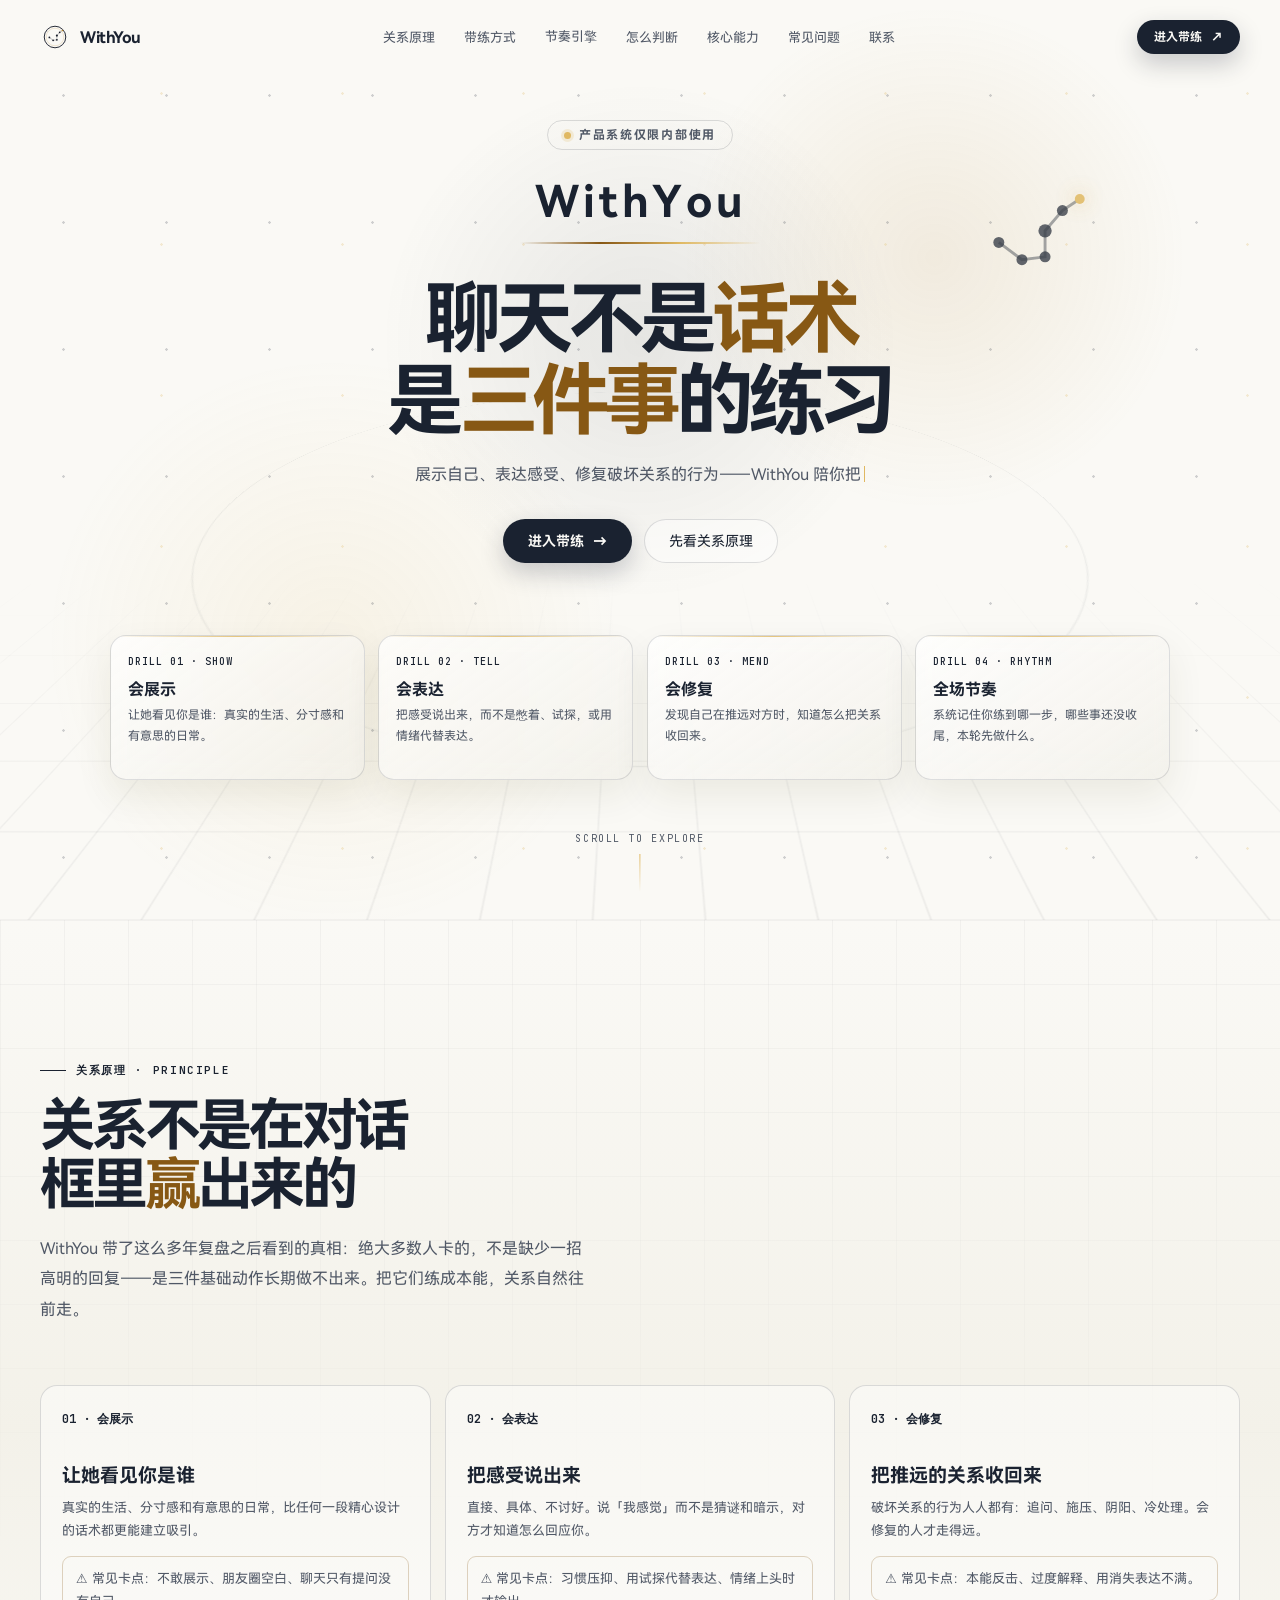
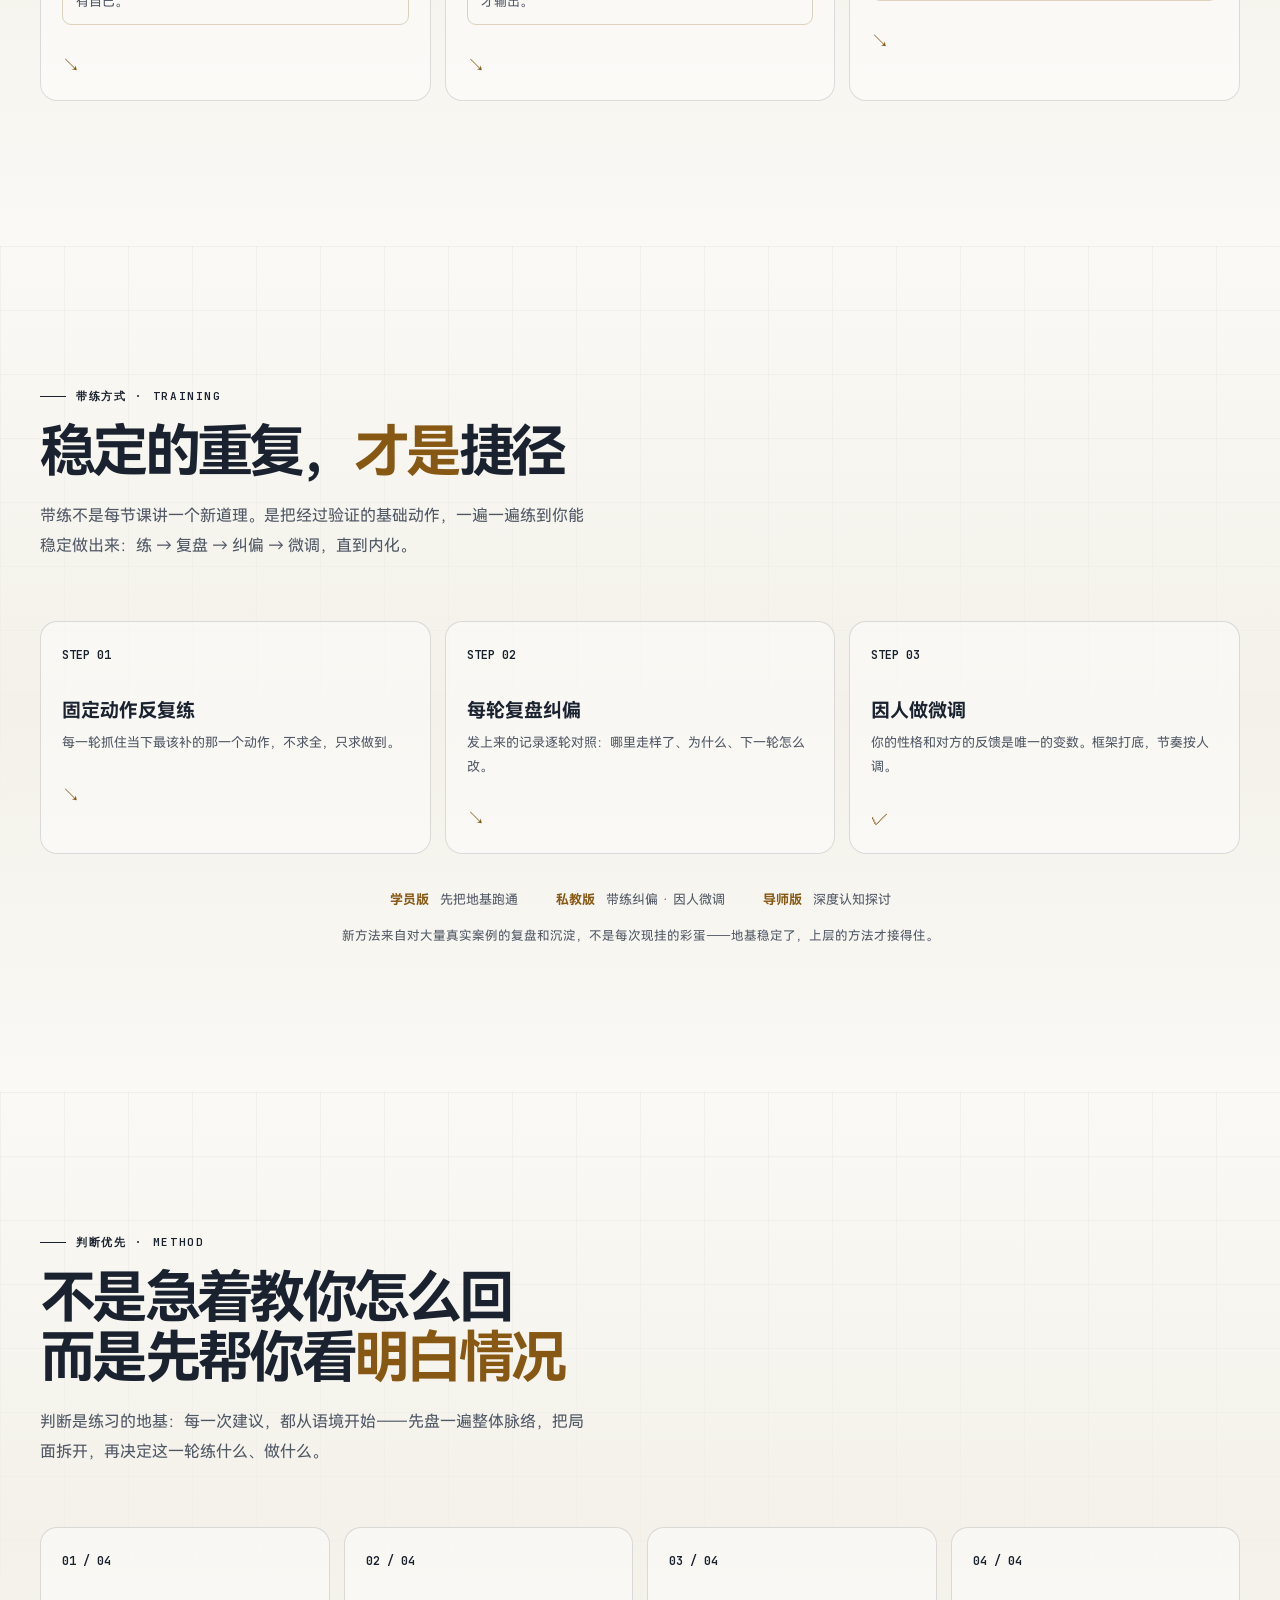
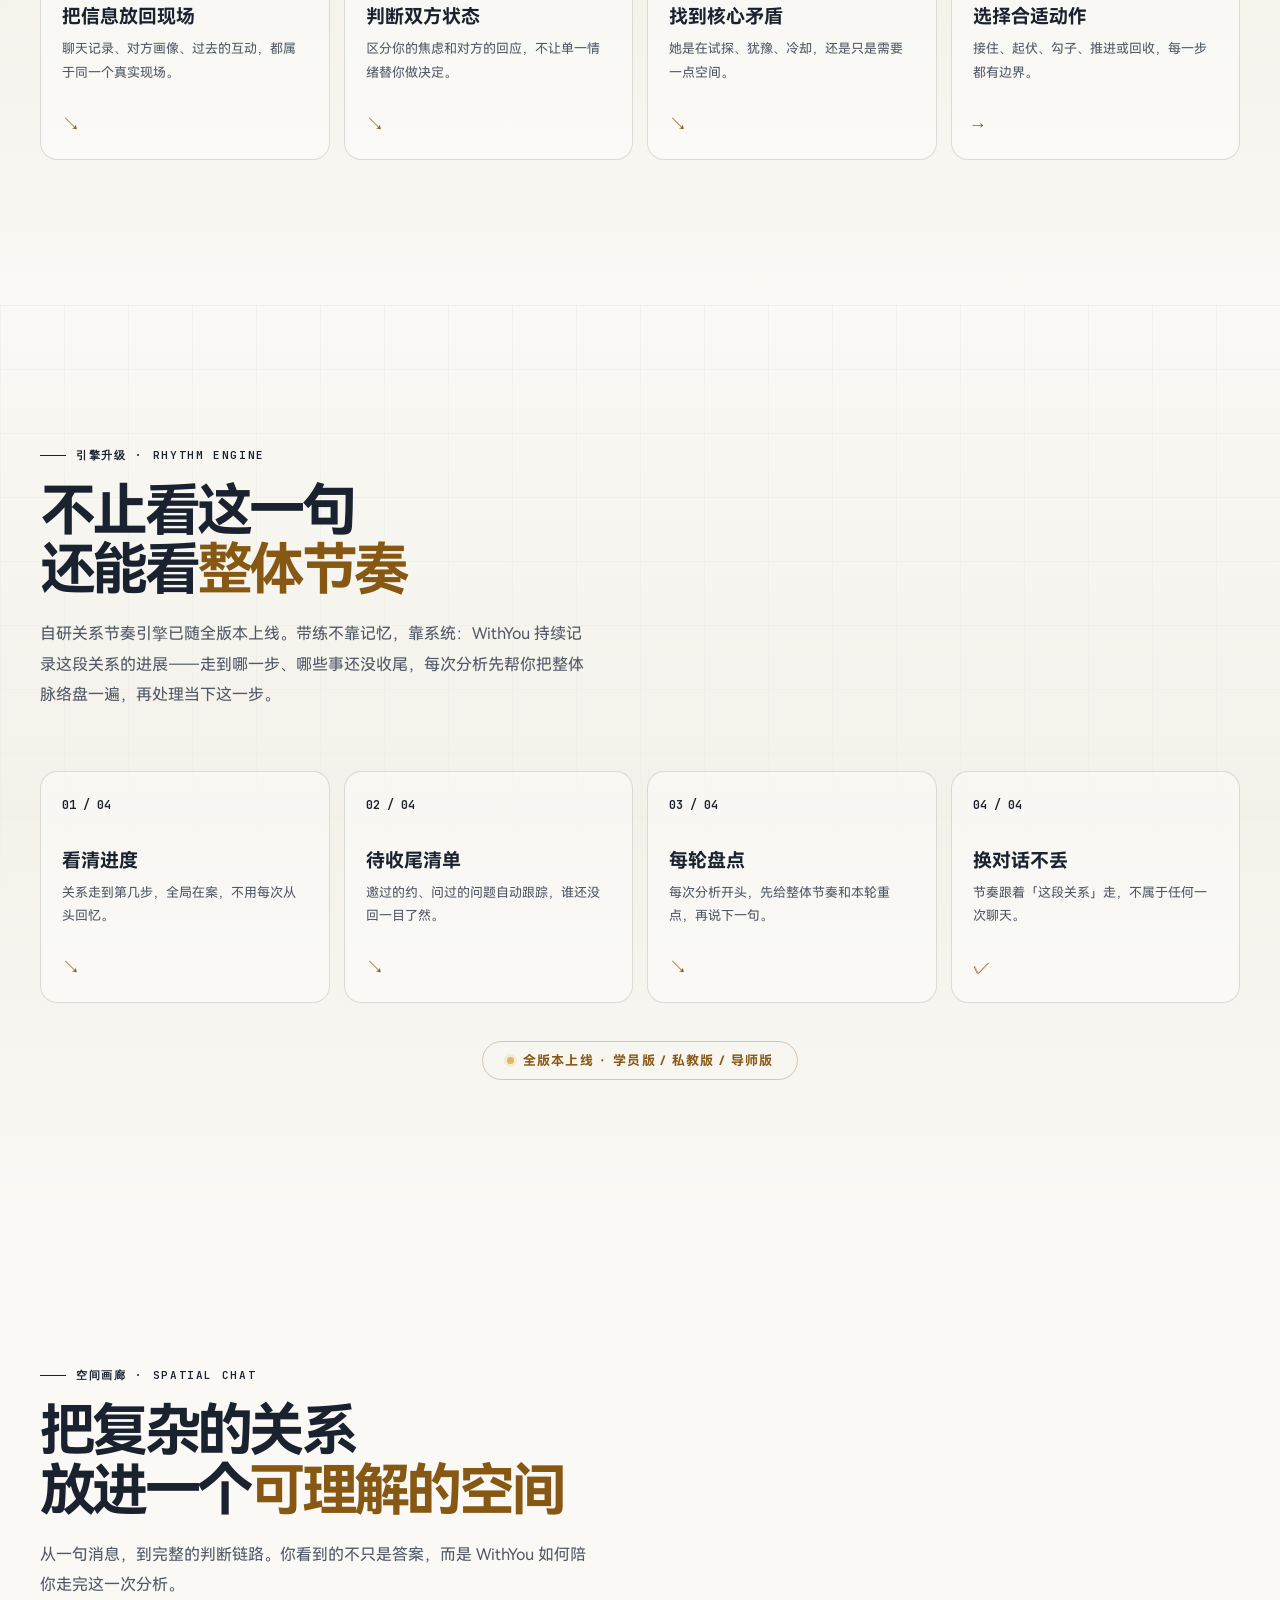
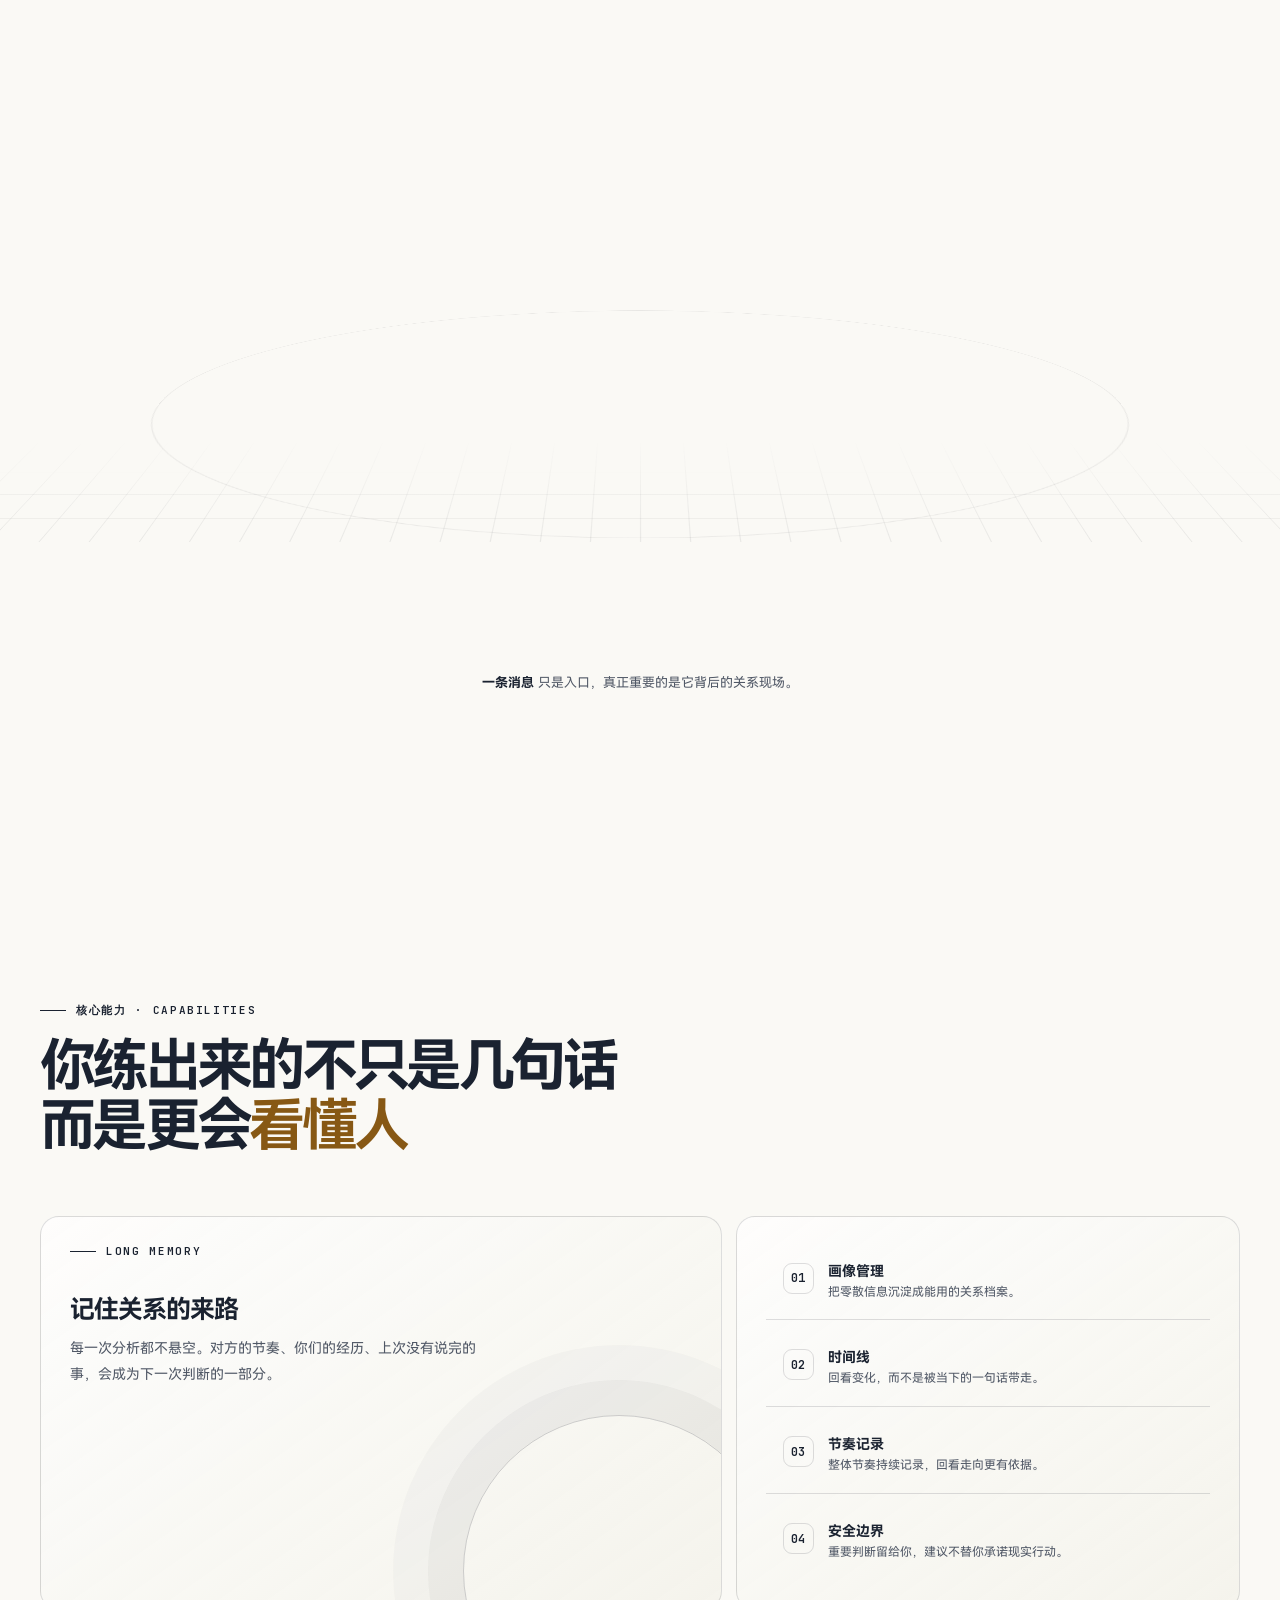
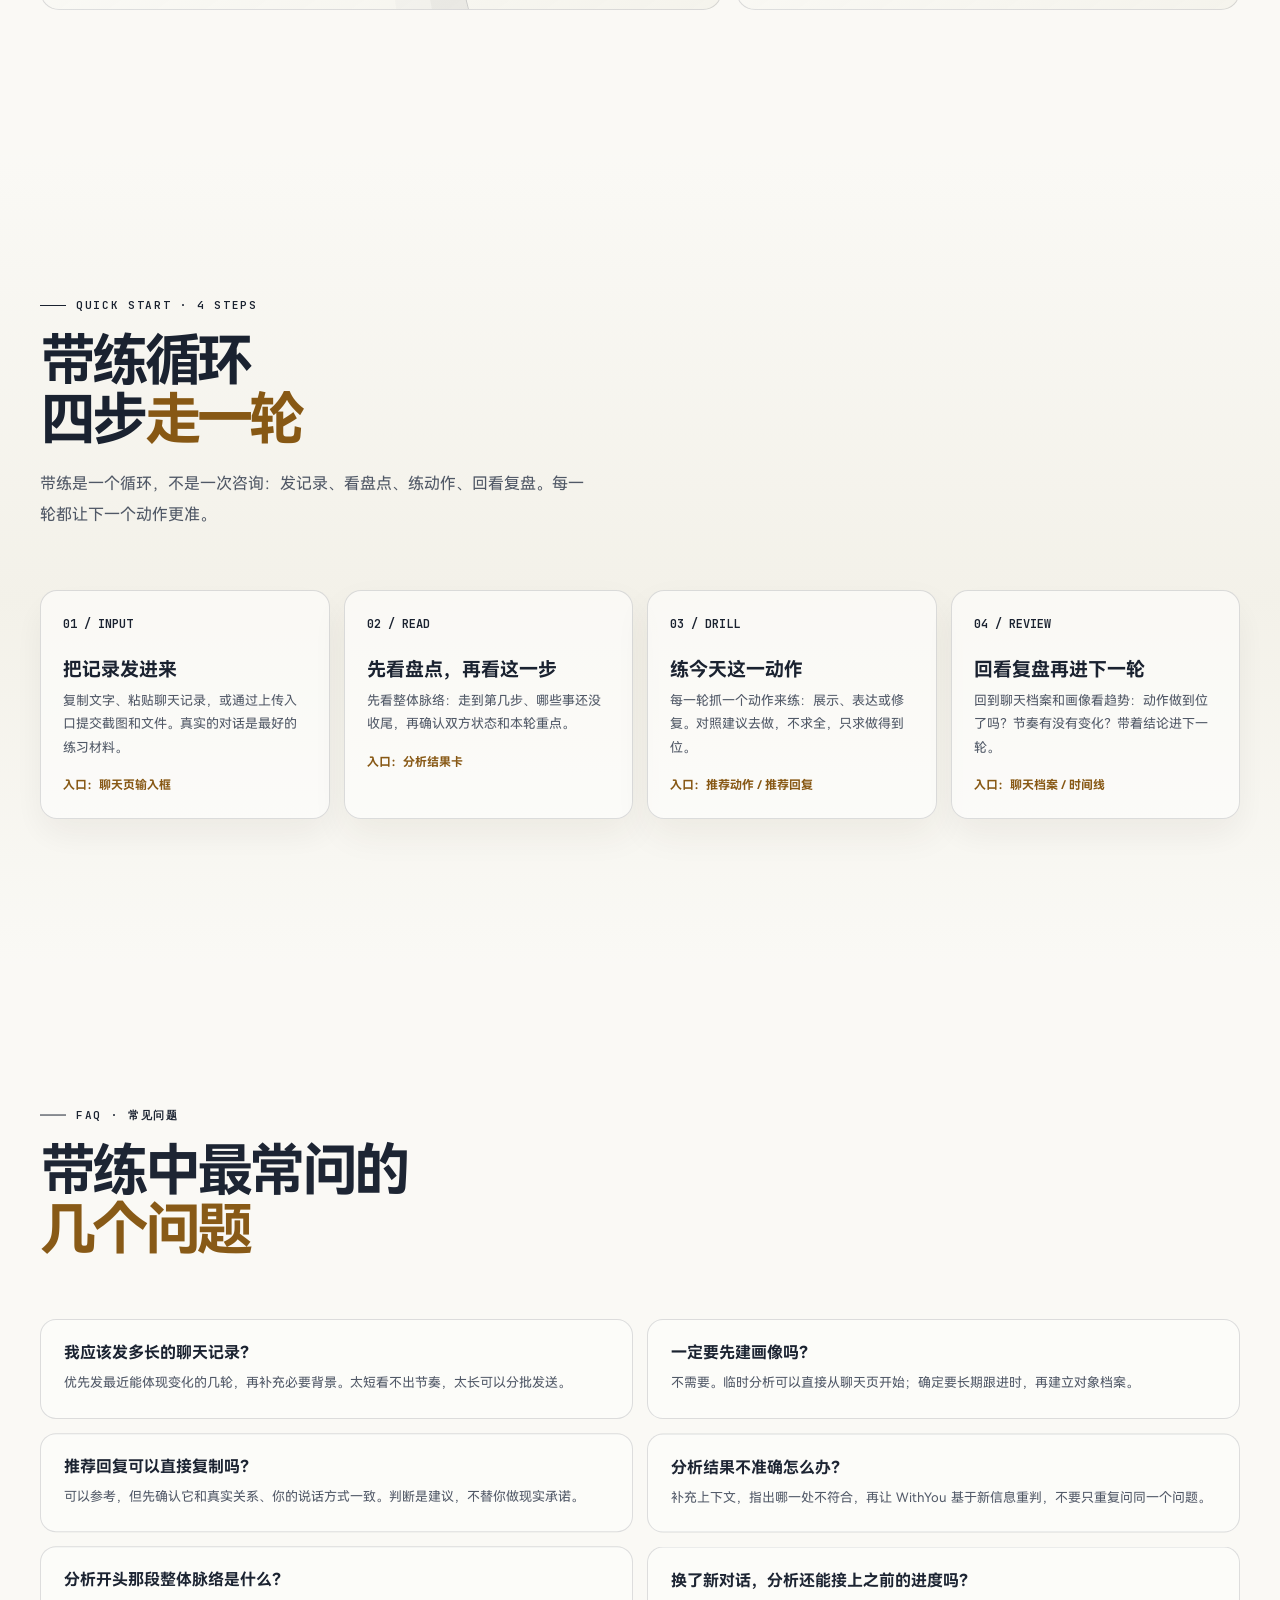
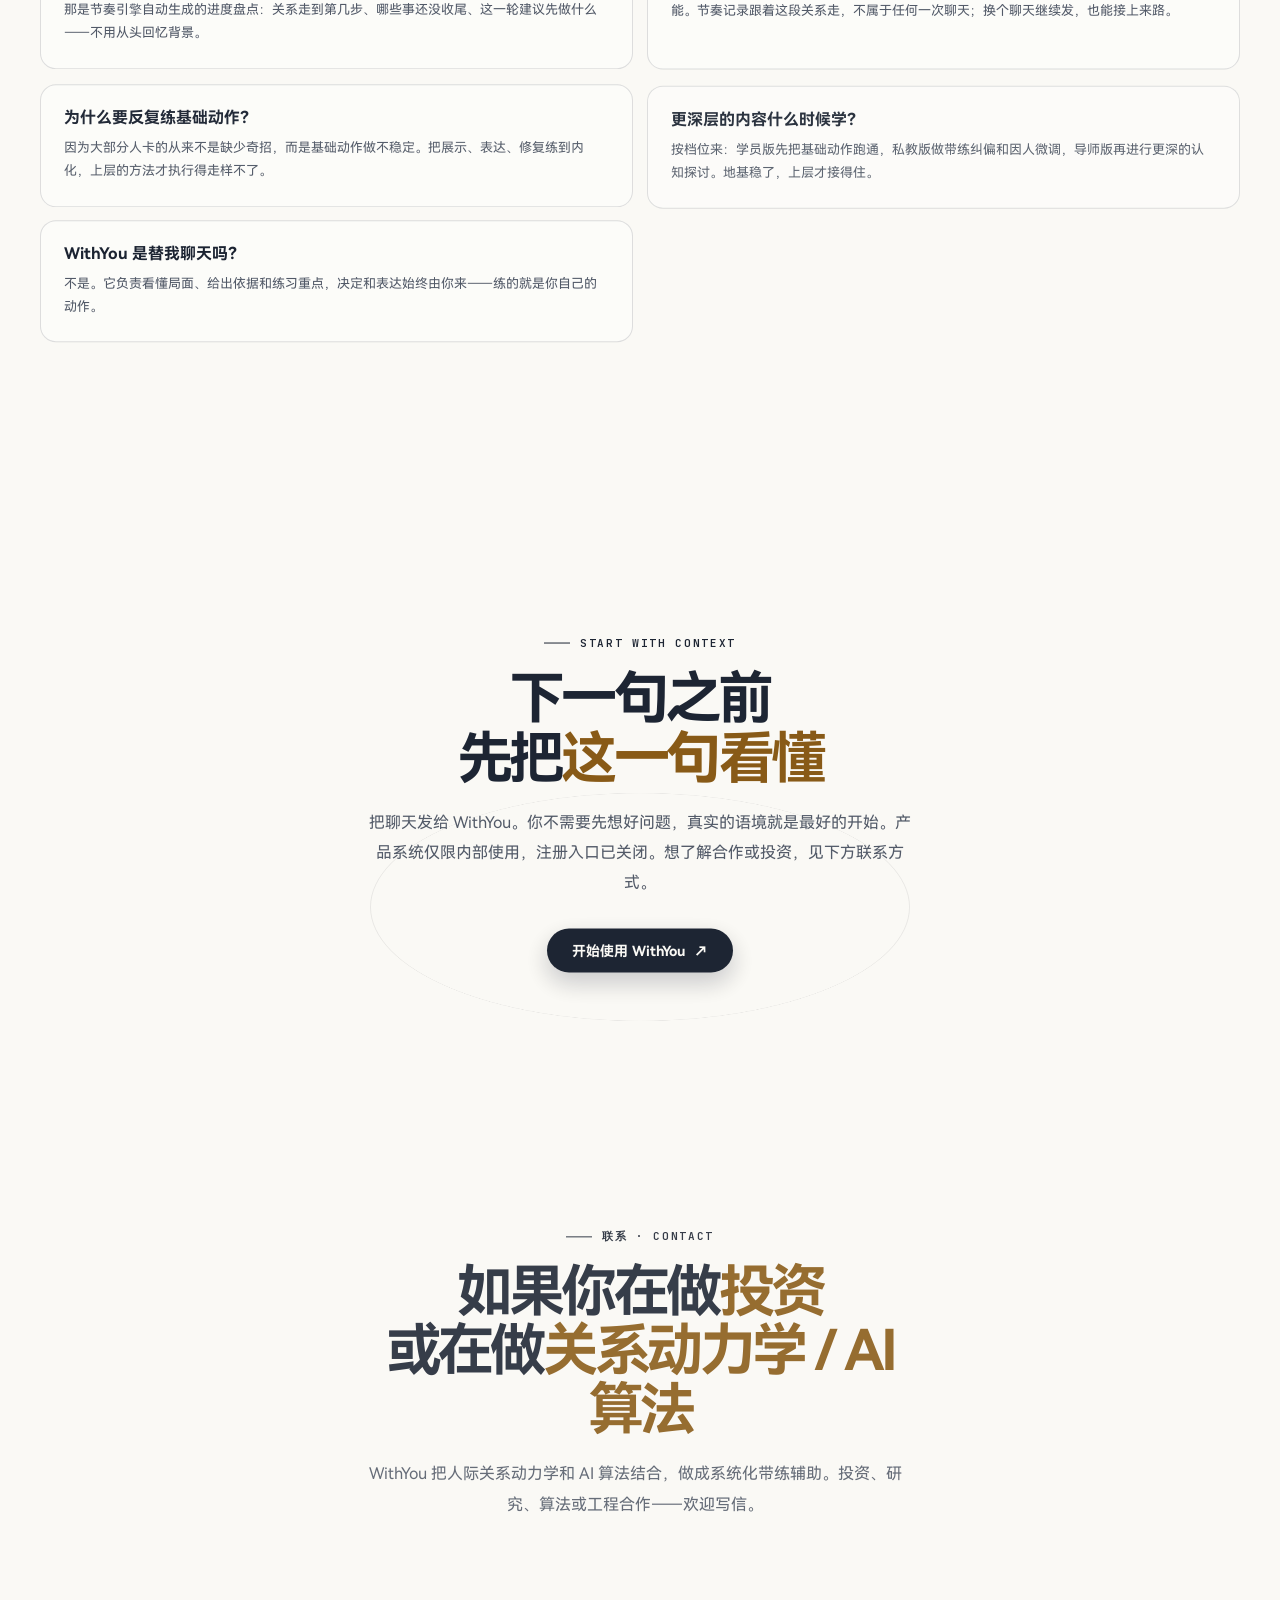
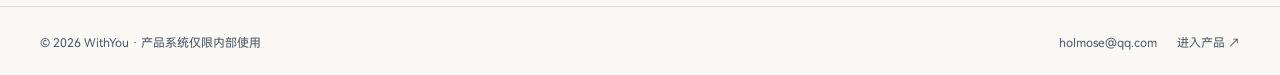
<file: index.html>
<!doctype html>
<html lang="zh-CN">
<head>
<meta charset="UTF-8">
<meta name="viewport" content="width=device-width, initial-scale=1">
<title>WithYou · 系统化带练辅助｜先看懂关系，再说下一句</title>
<meta name="description" content="WithYou 是系统化带练辅助：陪你把展示自己、表达感受、修复破坏关系的行为三件基础动作练成本能。不止分析这一句，更看得见整体节奏。">
<meta name="theme-color" content="#F3EDDE">
<link rel="icon" href="/assets/logo-mark.svg" type="image/svg+xml">
<link rel="icon" href="/favicon.ico" sizes="48x48">
<link rel="apple-touch-icon" href="/assets/apple-touch-icon.png">
<link rel="canonical" href="https://www.withyou.net.cn/">
<meta property="og:type" content="website">
<meta property="og:site_name" content="WithYou">
<meta property="og:title" content="WithYou · 系统化带练辅助｜先看懂关系，再说下一句">
<meta property="og:description" content="WithYou 是系统化带练辅助：陪你把展示自己、表达感受、修复破坏关系的行为三件基础动作练成本能。不止分析这一句，更看得见整体节奏。">
<meta property="og:url" content="https://www.withyou.net.cn/">
<meta property="og:image" content="https://www.withyou.net.cn/assets/og-cover.png">
<meta property="og:image:width" content="1200">
<meta property="og:image:height" content="630">
<meta name="twitter:card" content="summary_large_image">
<meta name="twitter:title" content="WithYou · 系统化带练辅助">
<meta name="twitter:description" content="先看懂关系，再说下一句。陪你把展示、表达、修复三件基础动作练成本能。">
<meta name="twitter:image" content="https://www.withyou.net.cn/assets/og-cover.png">
<script type="application/ld+json">{"@context":"https://schema.org","@graph":[{"@type":"Organization","name":"WithYou","url":"https://www.withyou.net.cn/","logo":"https://www.withyou.net.cn/assets/logo-128.png","description":"系统化带练辅助：陪你把展示自己、表达感受、修复破坏关系的行为三件基础动作练成本能"},{"@type":"WebSite","name":"WithYou","url":"https://www.withyou.net.cn/","inLanguage":"zh-CN"}]}</script>
<link rel="stylesheet" href="assets/fonts/harmonyos/index.css">
<link rel="stylesheet" href="assets/fonts/jetbrains/jetbrains-mono.css">
<style>
:root {
  --stage: oklch(.982 .005 95);
  --stage-2: oklch(.958 .011 95);
  --stage-3: oklch(.925 .018 95);
  --ink: oklch(.25 .03 262);
  --ink-2: oklch(.46 .025 262);
  /* 品牌三色（docs/brand/logo-beidou.md）：宣纸底 + 玄墨结构色 + 暖金点缀；primary 为墨的别名 */
  --primary: oklch(.25 .03 262);
  --gold: oklch(.5 .1 70);
  --glint: oklch(.8 .115 85);
  --line: oklch(.25 .03 262 / .14);
  --grid-line: oklch(.25 .03 262 / .08);
  --display: 'Avenir Next', 'PingFang SC', 'HarmonyOS Sans SC', 'Microsoft YaHei', system-ui, sans-serif;
  --mono: 'JetBrains Mono', ui-monospace, 'SFMono-Regular', Menlo, Consolas, monospace;
  --ease-cine: cubic-bezier(.16, 1, .3, 1);
  --ease-out: cubic-bezier(.22, .61, .36, 1);
  --container: 1200px;
}
* { box-sizing: border-box; margin: 0; padding: 0; }
html { scroll-behavior: smooth; }
body {
  overflow-x: hidden;
  color: var(--ink);
  background: var(--stage);
  font-family: var(--display);
  -webkit-font-smoothing: antialiased;
}
a { color: inherit; text-decoration: none; }
button { font: inherit; }
::selection { color: var(--stage); background: var(--primary); }
.container { width: min(var(--container), calc(100% - 64px)); margin: auto; }
.mono { font-family: var(--mono); }
.eyebrow { display: flex; align-items: center; gap: 10px; color: var(--primary); font: 600 11px/1 var(--mono); letter-spacing: .15em; text-transform: uppercase; }
.eyebrow::before { width: 26px; height: 1px; content: ''; background: currentColor; }
.navbar { position: fixed; inset: 0 0 auto; z-index: 30; transition: background .3s, box-shadow .3s, backdrop-filter .3s; }
.navbar.scrolled { background: oklch(.982 .005 95 / .72); backdrop-filter: blur(20px) saturate(180%); box-shadow: 0 1px 0 oklch(1 0 0 / .55), 0 12px 32px oklch(.25 .03 262 / .07); }
.nav-inner { display: flex; align-items: center; justify-content: space-between; min-height: 74px; }
.brand { display: inline-flex; align-items: center; gap: 10px; font-size: 16px; font-weight: 750; letter-spacing: -.03em; }
.brand-mark { width: 30px; height: 30px; object-fit: contain; }
.nav-links { display: flex; align-items: center; gap: 29px; color: var(--ink-2); font-size: 13px; }
.nav-links a { transition: color .2s; }
.nav-links a:hover { color: var(--primary); }
.nav-cta, .button-primary { display: inline-flex; align-items: center; justify-content: center; gap: 9px; color: var(--stage); border: 0; border-radius: 999px; background: var(--primary); box-shadow: 0 10px 24px oklch(.25 .03 262 / .22); cursor: pointer; transition: transform .25s var(--ease-cine), box-shadow .25s; }
.nav-cta { padding: 10px 17px; font-size: 12px; font-weight: 700; }
.nav-cta:hover, .button-primary:hover { transform: translateY(-2px); box-shadow: 0 14px 30px oklch(.65 .11 78 / .45); }
.nav-cta:active, .button-primary:active { transform: translateY(0) scale(.97); transition-duration: .1s; }
.mobile-toggle { display: none; width: 38px; height: 38px; color: var(--ink); border: 1px solid var(--line); border-radius: 50%; background: transparent; cursor: pointer; }
.mobile-menu { display: none; padding: 12px 32px 18px; border-bottom: 1px solid var(--line); background: oklch(.982 .005 95 / .94); backdrop-filter: blur(18px); }
.mobile-menu.open { display: grid; gap: 13px; }
.mobile-menu a { color: var(--ink-2); font-size: 14px; }
.hero { position: relative; display: grid; min-height: 820px; overflow: hidden; place-items: center; isolation: isolate; perspective: 1100px; perspective-origin: 50% 42%; }
.space-bg { position: absolute; inset: 0; overflow: hidden; pointer-events: none; }
.space-bg::before { position: absolute; inset: 0; content: ''; background: radial-gradient(circle at 50% 37%, oklch(.25 .03 262 / .09), transparent 30%), radial-gradient(circle at 73% 28%, oklch(.65 .11 78 / .12), transparent 22%), radial-gradient(circle at 26% 70%, oklch(.8 .115 85 / .10), transparent 25%); }
.floor { position: absolute; left: -35%; right: -35%; bottom: -22%; height: 65%; background: linear-gradient(var(--grid-line) 1px, transparent 1px) 0 0/100% 56px, linear-gradient(90deg, var(--grid-line) 1px, transparent 1px) 0 0/56px 100%; transform: perspective(800px) rotateX(64deg); transform-origin: 50% 0; mask-image: linear-gradient(to top, #000 10%, transparent 82%); animation: floor-run 9s linear infinite; }
@keyframes floor-run { to { background-position: 0 56px, 56px 0; } }
.dust { position: absolute; inset: 0; opacity: .48; background-image: radial-gradient(circle, oklch(.25 .03 262 / .4) 0 1px, transparent 1.5px), radial-gradient(circle, oklch(.8 .115 85 / .5) 0 1px, transparent 1.5px); background-size: 103px 127px, 181px 151px; background-position: 12px 32px, 71px 18px; animation: drift 20s ease-in-out infinite alternate; }
@keyframes drift { to { transform: translateY(-28px); } }
.beam { position: absolute; inset: -30%; background: linear-gradient(115deg, transparent 43%, oklch(.8 .115 85 / .13) 50%, transparent 57%); transform: translateX(-70%); animation: beam 2.2s var(--ease-cine) .7s forwards; }
@keyframes beam { to { transform: translateX(70%); } }
.dipper { position: absolute; top: 16%; right: 12%; width: clamp(110px, 15vw, 185px); color: var(--ink); opacity: .85; }
.dipper-lamp { filter: drop-shadow(0 0 7px oklch(.8 .115 85 / .85)); animation: lamp-breath 3.2s ease-in-out infinite; }
@keyframes lamp-breath { 50% { opacity: .7; } }
.hero-inner { position: relative; z-index: 2; width: min(1060px, calc(100% - 64px)); padding: 120px 0 90px; text-align: center; animation: cam-push 2s var(--ease-out) forwards; } @keyframes cam-push { 0% { transform: translateZ(-140px) translateY(18px); } 60% { transform: translateZ(0) translateY(0); } 100% { transform: none; } } /* 禁用 preserve-3d：3D 渲染上下文会让 Chromium 命中测试错位，按钮点不到；3D 观感由各元素自带 perspective() 实现 */
.hero-inner::after { position: absolute; z-index: -1; inset: 8% 12% 0; content: ''; border: 1px solid oklch(.25 .03 262 / .09); border-radius: 50%; transform: perspective(900px) rotateX(69deg); opacity: .7; }
.logo-lockup { display: inline-flex; align-items: center; gap: 2px; font-weight: 800; font-size: 44px; letter-spacing: .04em; perspective: 800px; }
.logo-row { display: inline-flex; gap: 2px; }
.logo-row span { display: inline-block; opacity: 0; filter: blur(10px); transform: perspective(800px) translate3d(var(--fx, 0), 46px, -220px) rotateX(50deg); }
.hero.play .logo-row span { animation: glyph-in 1.1s var(--ease-cine) forwards; animation-delay: calc(var(--i) * 70ms); }
@keyframes glyph-in { 60% { filter: blur(0); } to { opacity: 1; transform: none; filter: blur(0); } }
.logo-lockup strong { font-size: inherit; letter-spacing: inherit; }
.hero.play .logo-lockup { animation: logo-in 1.1s var(--ease-cine) .1s forwards; }
.w-underline { height: 2px; width: 0; margin: 14px auto 0; background: linear-gradient(90deg, transparent, var(--gold), var(--glint), transparent); }
.hero.play .w-underline { animation: underline-in 1s var(--ease-cine) 1s forwards; }
@keyframes underline-in { to { width: 240px; } }
@keyframes logo-in { to { opacity: 1; transform: none; } }
.hero h1 { max-width: 780px; margin: 35px auto 18px; font-size: clamp(42px, 6.1vw, 78px); font-weight: 760; line-height: 1.05; letter-spacing: -.075em; text-wrap: balance; opacity: 0; transform: perspective(900px) rotateX(-92deg) translateZ(-40px); transform-origin: 50% 100%; animation: title-in 1s var(--ease-cine) 1.25s forwards; }
@keyframes title-in { to { opacity: 1; transform: none; } }
.hero h1 em { color: var(--gold); font-style: normal; }
.hero-lead { max-width: 570px; min-height: 27px; margin: auto; color: var(--ink-2); font-size: 16px; line-height: 1.8; opacity: 0; animation: rise-in .8s var(--ease-cine) 1.75s forwards; } .caret { display: inline-block; width: 1px; height: 16px; margin-left: 3px; vertical-align: -2px; background: var(--glint); animation: caret-blink .8s step-end infinite; } @keyframes caret-blink { 50% { opacity: 0; } }
.internal-note { display: flex; width: max-content; margin: 0 auto 26px; align-items: center; gap: 8px; padding: 7px 16px; border: 1px solid var(--line); border-radius: 999px; color: var(--ink-2); font-size: 12px; font-weight: 600; letter-spacing: .14em; opacity: 0; animation: rise-in .8s var(--ease-cine) .9s forwards; }
.internal-note::before { width: 7px; height: 7px; border-radius: 50%; content: ''; background: var(--glint); box-shadow: 0 0 0 3px oklch(.8 .115 85 / .2); }
@keyframes rise-in { from { opacity: 0; transform: translateY(22px); } to { opacity: 1; transform: none; } }
.hero-actions { display: flex; justify-content: center; gap: 12px; margin-top: 29px; opacity: 0; animation: rise-in .8s var(--ease-cine) 2.1s forwards; }
.button-primary { padding: 14px 25px; font-size: 14px; font-weight: 700; }
.button-ghost { display: inline-flex; align-items: center; justify-content: center; padding: 13px 24px; color: var(--ink); border: 1px solid var(--line); border-radius: 999px; background: oklch(1 0 0 / .42); font-size: 14px; transition: border-color .2s, color .2s, transform .2s; }
.button-ghost:active { transform: scale(.97); transition-duration: .1s; }
.button-ghost:hover { color: var(--gold); border-color: var(--gold); transform: translateY(-2px); }
.hero-cards { display: grid; grid-template-columns: repeat(4, 1fr); gap: 13px; margin-top: 72px; text-align: left; }
.capability { position: relative; min-height: 145px; padding: 19px 17px; overflow: hidden; border: 1px solid var(--line); border-radius: 16px; background: linear-gradient(145deg, oklch(1 0 0 / .73), oklch(.95 .01 95 / .65)); box-shadow: 0 16px 36px oklch(.35 .06 95 / .08); opacity: 0; transform: perspective(1100px) translate3d(0, 60px, -460px) rotateX(24deg); backdrop-filter: blur(10px); animation: card-in .85s var(--ease-cine) calc(2.3s + var(--i) * .22s) forwards; transition: transform .3s var(--ease-cine), border-color .3s; }
.capability:hover { border-color: var(--gold); transform: translateY(-4px); }
.capability::before { position: absolute; inset: 0 0 auto; height: 1px; content: ''; background: linear-gradient(90deg, transparent, var(--glint), transparent); opacity: .8; }
.capability .step { color: var(--primary); font: 500 10px var(--mono); letter-spacing: .1em; }
.capability h3 { margin: 12px 0 6px; font-size: 16px; }
.capability p { color: var(--ink-2); font-size: 12px; line-height: 1.75; }
@keyframes card-in { to { opacity: 1; transform: none; } }
.ticker { margin-top: 30px; min-height: 20px; color: var(--ink-2); font-size: 13px; opacity: 0; animation: rise-in .8s var(--ease-cine) 3.5s forwards; transition: opacity .4s; } .ticker b { color: var(--gold); font-weight: 650; }
.scroll-cue { position: absolute; bottom: 28px; left: 50%; display: grid; gap: 9px; justify-items: center; color: var(--ink-2); font: 10px var(--mono); letter-spacing: .16em; transform: translateX(-50%); }
.scroll-cue i { display: block; width: 1px; height: 38px; background: linear-gradient(var(--glint), transparent); animation: cue 1.8s ease-in-out infinite; }
@keyframes cue { 50% { transform: translateY(8px); opacity: .35; } }
.section { position: relative; padding: 145px 0; }
.section-heading { max-width: 680px; margin-bottom: 60px; }
.section-heading h2 { margin-top: 21px; font-size: clamp(32px, 4.4vw, 58px); line-height: 1.05; letter-spacing: -.065em; text-wrap: balance; }
.section-heading h2 em { color: var(--gold); font-style: normal; }
.section-heading p { max-width: 550px; margin-top: 19px; color: var(--ink-2); font-size: 16px; line-height: 1.9; }
.tint-section { background: linear-gradient(180deg, var(--stage), var(--stage-2) 55%, var(--stage)); }
.tint-section::before { position: absolute; inset: 0; content: ''; opacity: .5; background: linear-gradient(var(--grid-line) 1px, transparent 1px) 0 0/100% 64px, linear-gradient(90deg, var(--grid-line) 1px, transparent 1px) 0 0/64px 100%; mask-image: linear-gradient(to bottom, #000, transparent 72%); }
.engine-deploy { display: flex; width: max-content; margin: 38px auto 0; align-items: center; gap: 9px; padding: 11px 24px; border: 1px solid oklch(.5 .1 70 / .3); border-radius: 999px; color: var(--gold); font-size: 13px; font-weight: 600; letter-spacing: .1em; }
.engine-deploy::before { width: 7px; height: 7px; border-radius: 50%; content: ''; background: var(--glint); box-shadow: 0 0 0 3px oklch(.8 .115 85 / .2); }
.method-grid { position: relative; z-index: 1; display: grid; grid-template-columns: repeat(4, 1fr); gap: 14px; }
.pillar-grid { position: relative; z-index: 1; display: grid; grid-template-columns: repeat(3, 1fr); gap: 14px; }
.pillar-weak { margin-top: 13px; padding: 10px 13px; border: 1px solid oklch(.5 .1 70 / .25); border-radius: 9px; color: var(--gold); font-size: 12px; line-height: 1.7; }
.pillar-weak::before { content: '⚠ '; }
.tier-note { position: relative; z-index: 1; display: flex; flex-wrap: wrap; justify-content: center; gap: 12px 38px; margin-top: 38px; color: var(--ink-2); font-size: 13px; }
.tier-note b { margin-right: 7px; color: var(--gold); font-weight: 650; }
.tier-foot { max-width: 620px; margin: 17px auto 0; position: relative; z-index: 1; color: var(--ink-2); font-size: 12.5px; line-height: 1.85; text-align: center; opacity: .8; }
.method-card { padding: 25px 21px 23px; border: 1px solid var(--line); border-radius: 17px; background: oklch(1 0 0 / .45); transition: transform .35s var(--ease-cine), border-color .35s, background .35s; }
.method-card:hover { border-color: var(--gold); background: oklch(1 0 0 / .7); transform: translateY(-4px) rotateX(2deg); }
.method-index { color: var(--primary); font: 600 12px var(--mono); }
.method-card h3 { margin: 36px 0 9px; font-size: 19px; }
.method-card p { color: var(--ink-2); font-size: 13px; line-height: 1.8; }
.method-card p { color: var(--ink-2); }
.method-arrow { margin-top: 28px; color: var(--gold); font: 18px var(--mono); }
.gallery-section { overflow: hidden; padding-bottom: 170px; }
.gallery-stage { position: relative; min-height: 590px; perspective: 1200px; }
.gallery-stage::before { position: absolute; inset: 16% 10% 0; content: ''; border: 1px solid var(--grid-line); border-radius: 50%; transform: rotateX(66deg); }
.gallery-floor { position: absolute; right: -25%; bottom: 8%; left: -25%; height: 45%; background: linear-gradient(var(--grid-line) 1px, transparent 1px) 0 0/100% 45px, linear-gradient(90deg, var(--grid-line) 1px, transparent 1px) 0 0/45px 100%; transform: rotateX(67deg); mask-image: linear-gradient(to top, #000, transparent 75%); }
.gallery-track { position: relative; z-index: 1; display: flex; min-height: 560px; align-items: center; justify-content: center; transform-style: preserve-3d; }
.gallery-panel { position: absolute; width: min(490px, 42vw); overflow: hidden; border: 1px solid oklch(.25 .03 262 / .26); border-radius: 18px; background: oklch(1 0 0 / .72); box-shadow: 0 30px 70px oklch(.25 .03 262 / .18); transform-style: preserve-3d; transition: transform .5s var(--ease-cine), box-shadow .5s; }
.gallery-panel:hover { z-index: 5 !important; box-shadow: 0 40px 90px oklch(.25 .03 262 / .27); transform: translate3d(0, -16px, 50px) rotateY(0) rotateX(0) !important; }
.gallery-panel:nth-child(1) { z-index: 3; transform: translate3d(-255px, 32px, -80px) rotateY(22deg) rotateX(3deg); }
.gallery-panel:nth-child(2) { z-index: 4; transform: translate3d(0, -18px, 40px) rotateY(0) rotateX(0); }
.gallery-panel:nth-child(3) { z-index: 2; transform: translate3d(255px, 32px, -80px) rotateY(-22deg) rotateX(3deg); }
.panel-head { display: flex; align-items: center; justify-content: space-between; padding: 13px 16px; border-bottom: 1px solid var(--line); background: oklch(1 0 0 / .58); }
.panel-title { display: flex; align-items: center; gap: 9px; font-size: 12px; font-weight: 700; }
.panel-dot { width: 8px; height: 8px; border-radius: 50%; background: var(--glint); box-shadow: 0 0 0 4px oklch(.8 .115 85 / .18); }
.panel-meta { color: var(--ink-2); font: 10px var(--mono); }
.panel-body { min-height: 275px; padding: 21px; background: linear-gradient(145deg, oklch(1 0 0 / .78), oklch(.95 .012 95 / .67)); }
.chat-window { display: grid; gap: 13px; }
.bubble { width: 72%; padding: 12px 14px; border-radius: 13px 13px 13px 4px; background: oklch(.93 .02 95); color: var(--ink-2); font-size: 12px; line-height: 1.7; }
.bubble.self { justify-self: end; border-radius: 13px 13px 4px 13px; color: white; background: var(--primary); }
.analysis-lines { display: grid; gap: 11px; }
.analysis-line { display: grid; grid-template-columns: 76px 1fr; gap: 10px; align-items: center; font-size: 11px; }
.analysis-line b { color: var(--primary); font: 500 10px var(--mono); }
.analysis-line span { height: 7px; overflow: hidden; border-radius: 10px; background: oklch(.25 .03 262 / .1); }
.analysis-line i { display: block; width: var(--w); height: 100%; border-radius: inherit; background: linear-gradient(90deg, var(--gold), var(--glint)); }
.reply-box { padding: 14px; border: 1px solid oklch(.5 .1 70 / .28); border-radius: 13px; background: oklch(.5 .1 70 / .08); }
.analysis-lines + .reply-box { margin-top: 22px; }
.reply-box small { color: var(--gold); font: 600 10px var(--mono); letter-spacing: .08em; }
.reply-box p { margin-top: 9px; font-size: 13px; line-height: 1.7; }
.panel-foot { display: flex; align-items: center; justify-content: space-between; padding: 12px 16px; color: var(--ink-2); border-top: 1px solid var(--line); font-size: 11px; }
.panel-foot strong { color: var(--primary); font: 600 11px var(--mono); }
.gallery-caption { position: relative; z-index: 2; margin-top: 25px; text-align: center; color: var(--ink-2); font-size: 13px; }
.gallery-caption b { color: var(--primary); }
.feature-grid { display: grid; grid-template-columns: 1.15fr .85fr; gap: 14px; }
.feature-card { min-height: 285px; padding: 29px; overflow: hidden; border: 1px solid var(--line); border-radius: 19px; background: linear-gradient(145deg, oklch(1 0 0 / .68), oklch(.95 .012 95 / .58)); }
.feature-card.large { position: relative; }
.feature-card.large::after { position: absolute; right: -8%; bottom: -30%; width: 310px; height: 310px; content: ''; border: 1px solid oklch(.25 .03 262 / .2); border-radius: 50%; box-shadow: 0 0 0 35px oklch(.25 .03 262 / .035), 0 0 0 70px oklch(.25 .03 262 / .025); }
.feature-card h3 { margin: 38px 0 11px; font-size: 25px; letter-spacing: -.04em; }
.feature-card p { max-width: 420px; color: var(--ink-2); font-size: 14px; line-height: 1.9; }
.feature-list { display: grid; gap: 12px; }
.feature-item { display: flex; gap: 14px; padding: 17px; border-bottom: 1px solid var(--line); }
.feature-item:last-child { border-bottom: 0; }
.feature-item b { display: grid; width: 31px; height: 31px; flex: none; place-items: center; color: var(--primary); border: 1px solid var(--line); border-radius: 9px; font: 600 12px var(--mono); }
.feature-item h4 { font-size: 14px; }
.feature-item p { margin-top: 4px; font-size: 12px; line-height: 1.65; }
.cta-section { padding: 150px 0 165px; text-align: center; }
.cta-orbit { position: absolute; left: 50%; width: 540px; height: 540px; border: 1px solid var(--grid-line); border-radius: 50%; transform: translateX(-50%) rotateX(65deg); pointer-events: none; }
.cta-section .section-heading { position: relative; z-index: 1; margin: auto; }
.cta-section .section-heading p { margin-right: auto; margin-left: auto; }
.cta-section .button-primary { margin-top: 30px; }
.footer { padding: 29px 0; border-top: 1px solid var(--line); }
.quick-section { background: linear-gradient(180deg, var(--stage), var(--stage-2) 55%, var(--stage)); }
.quick-grid { position: relative; z-index: 1; display: grid; grid-template-columns: repeat(4, 1fr); gap: 14px; }
.quick-card { padding: 25px 22px; border: 1px solid var(--line); border-radius: 17px; background: oklch(1 0 0 / .55); box-shadow: 0 16px 36px oklch(.35 .06 95 / .06); transition: transform .35s var(--ease-cine), border-color .35s; }
.quick-card:hover { border-color: var(--gold); transform: translateY(-4px); }
.quick-card .index { color: var(--primary); font: 600 12px var(--mono); }
.quick-card h3 { margin: 26px 0 8px; font-size: 19px; }
.quick-card p { color: var(--ink-2); font-size: 13px; line-height: 1.8; }
.quick-card strong { display: inline-block; margin-top: 19px; color: var(--gold); font-size: 12px; }
.faq-grid { display: grid; grid-template-columns: repeat(2, 1fr); gap: 14px; }
.faq { padding: 23px; border: 1px solid var(--line); border-radius: 16px; background: oklch(1 0 0 / .45); transition: border-color .35s; }
.faq:hover { border-color: var(--gold); }
.faq h3 { font-size: 16px; }
.faq p { margin-top: 9px; color: var(--ink-2); font-size: 13px; line-height: 1.8; }
.contact-section { padding: 90px 0; text-align: center; }
.contact-section .section-heading { max-width: 560px; margin: 0 auto; }
.footer-inner { display: flex; align-items: center; justify-content: space-between; color: var(--ink-2); font-size: 12px; }
.footer-links { display: flex; gap: 20px; }
.footer-links a:hover { color: var(--primary); }
.reveal { opacity: 0; transform: translateY(35px); }
.reveal.is-visible { opacity: 1; transform: none; transition: opacity .8s var(--ease-cine), transform .8s var(--ease-cine); }
@media (max-width: 900px) {
  .nav-links { display: none; }
  .mobile-toggle { display: block; }
  .hero { min-height: 900px; }
  .hero-cards, .method-grid, .quick-grid { grid-template-columns: repeat(2, 1fr); }
  .gallery-panel { width: min(430px, 58vw); }
  .gallery-panel:nth-child(1) { transform: translate3d(-22vw, 34px, -80px) rotateY(18deg) rotateX(3deg); }
  .gallery-panel:nth-child(3) { transform: translate3d(22vw, 34px, -80px) rotateY(-18deg) rotateX(3deg); }
}
@media (max-width: 620px) {
  .container, .hero-inner { width: min(100% - 40px, var(--container)); }
  .nav-inner { min-height: 64px; }
  .navbar .nav-cta { display: none; }
  .hero { min-height: auto; }
  .hero-inner { padding: 126px 0 94px; }
  .hero-inner::after { inset: 13% -10% -10%; }
  .dipper { top: 84px; right: 6%; width: 88px; opacity: .6; }
  .logo-lockup strong { font-size: 24px; }
  .hero h1 { font-size: clamp(40px, 13vw, 62px); }
  .hero-lead { font-size: 14px; }
  .hero-actions { flex-direction: column; width: min(260px, 100%); margin-right: auto; margin-left: auto; }
  .button-primary, .button-ghost { width: 100%; }
  .hero-cards, .method-grid, .feature-grid, .pillar-grid, .quick-grid, .faq-grid { grid-template-columns: 1fr; }
  .capability { min-height: 0; }
  .section { padding: 92px 0; }
  .section-heading { margin-bottom: 38px; }
  .section-heading h2 { font-size: 39px; }
  .section-heading p { font-size: 14px; }
  .gallery-stage { min-height: 680px; }
  .gallery-track { min-height: 620px; }
  .gallery-panel { position: absolute; width: 92vw; }
  .gallery-panel:nth-child(1) { transform: translate3d(-2vw, 105px, -80px) rotateY(8deg) rotateX(3deg) scale(.88); }
  .gallery-panel:nth-child(2) { transform: translate3d(0, -10px, 40px) scale(.94); }
  .gallery-panel:nth-child(3) { transform: translate3d(2vw, 220px, -80px) rotateY(-8deg) rotateX(3deg) scale(.88); }
  .feature-card { min-height: 0; padding: 23px; }
  .cta-orbit { width: 350px; height: 350px; }
  .footer-inner { align-items: flex-start; flex-direction: column; gap: 14px; }
}
@media (prefers-reduced-motion: reduce) {
  *, *::before, *::after { animation-duration: .001ms !important; animation-iteration-count: 1 !important; scroll-behavior: auto !important; transition-duration: .001ms !important; }
  .reveal { opacity: 1; transform: none; }
}
@media (prefers-reduced-transparency: reduce) {
  .navbar.scrolled, .mobile-menu { background: var(--stage); backdrop-filter: none; }
  .capability, .gallery-panel, .button-ghost { background: var(--stage-2); }
}
@media (prefers-contrast: more) {
  .navbar.scrolled { background: var(--stage); box-shadow: 0 1px 0 var(--line); }
  .button-ghost, .capability, .method-card, .gallery-panel, .feature-card { border-color: var(--ink-2); }
}
</style>
</head>
<body>
<header class="navbar" id="navbar">
  <div class="container nav-inner">
    <a class="brand" href="#top"><img class="brand-mark" src="assets/logo-mark.svg" alt="WithYou 关系智能助理" width="30" height="30"><span>WithYou</span></a>
    <nav class="nav-links" aria-label="主导航">
      <a href="#principle">关系原理</a>
      <a href="#training">带练方式</a>
      <a href="#engine">节奏引擎</a>
      <a href="#method">怎么判断</a>
      <a href="#capabilities">核心能力</a>
      <a href="#faq">常见问题</a>
      <a href="#contact">联系</a>
    </nav>
    <a class="nav-cta" href="https://chat.withyou.net.cn" target="_blank" rel="noopener noreferrer">进入带练 <span>↗</span></a>
    <button class="mobile-toggle" id="mobileToggle" aria-label="打开菜单" aria-expanded="false">☰</button>
  </div>
  <div class="mobile-menu" id="mobileMenu">
    <a href="#principle">关系原理</a>
    <a href="#training">带练方式</a>
    <a href="#engine">节奏引擎</a>
    <a href="#method">怎么判断</a>
    <a href="#capabilities">核心能力</a>
    <a href="#faq">常见问题</a>
    <a href="#contact">联系</a>
  </div>
</header>
<main id="top">
  <section class="hero play">
    <div class="space-bg"><div class="dust"></div><div class="floor"></div><div class="beam"></div><svg class="dipper" viewBox="0 0 128 128" aria-hidden="true"><path d="M40 66 L56 78 L72 76 L72 58 L84 44 L96 36" fill="none" stroke="currentColor" stroke-width="2" opacity=".45"/><circle cx="40" cy="66" r="3.8" fill="currentColor" opacity=".8"/><circle cx="56" cy="78" r="3.8" fill="currentColor" opacity=".8"/><circle cx="72" cy="76" r="3.8" fill="currentColor" opacity=".8"/><circle cx="72" cy="58" r="4.6" fill="currentColor" opacity=".8"/><circle cx="84" cy="44" r="3.8" fill="currentColor" opacity=".8"/><circle class="dipper-lamp" cx="96" cy="36" r="3.4" fill="var(--glint)"/></svg></div>
    <div class="hero-inner">
      <div class="internal-note">产品系统仅限内部使用</div>
      <div class="logo-lockup"><div class="logo-row" aria-label="WithYou"><span style="--i:0;--fx:-60px">W</span><span style="--i:1;--fx:-24px">i</span><span style="--i:2;--fx:-6px">t</span><span style="--i:3;--fx:0">h</span><span style="--i:4;--fx:6px">Y</span><span style="--i:5;--fx:24px">o</span><span style="--i:6;--fx:60px">u</span></div></div>
      <div class="w-underline"></div>
      <h1>聊天不是<em>话术</em><br>是<em>三件事</em>的练习</h1>
      <p class="hero-lead"><span id="typeTarget"></span><span class="caret"></span></p>
      <div class="hero-actions"><a class="button-primary" href="https://chat.withyou.net.cn" target="_blank" rel="noopener noreferrer">进入带练 <span>→</span></a><a class="button-ghost" href="#principle">先看关系原理</a></div>
      <div class="hero-cards">
        <article class="capability" style="--i:0"><div class="step">DRILL 01 · SHOW</div><h3>会展示</h3><p>让她看见你是谁：真实的生活、分寸感和有意思的日常。</p></article>
        <article class="capability" style="--i:1"><div class="step">DRILL 02 · TELL</div><h3>会表达</h3><p>把感受说出来，而不是憋着、试探，或用情绪代替表达。</p></article>
        <article class="capability" style="--i:2"><div class="step">DRILL 03 · MEND</div><h3>会修复</h3><p>发现自己在推远对方时，知道怎么把关系收回来。</p></article>
        <article class="capability" style="--i:3"><div class="step">DRILL 04 · RHYTHM</div><h3>全场节奏</h3><p>系统记住你练到哪一步，哪些事还没收尾，本轮先做什么。</p></article>
      </div>
      <div class="ticker" id="ticker"></div>
    </div>
    <div class="scroll-cue"><span>SCROLL TO EXPLORE</span><i></i></div>
  </section>
  <section class="section tint-section" id="principle">
    <div class="container">
      <div class="section-heading reveal"><div class="eyebrow">关系原理 · PRINCIPLE</div><h2>关系不是在对话框里<em>赢</em>出来的</h2><p>WithYou 带了这么多年复盘之后看到的真相：绝大多数人卡的，不是缺少一招高明的回复——是三件基础动作长期做不出来。把它们练成本能，关系自然往前走。</p></div>
      <div class="pillar-grid">
        <article class="method-card reveal"><div class="method-index">01 · 会展示</div><h3>让她看见你是谁</h3><p>真实的生活、分寸感和有意思的日常，比任何一段精心设计的话术都更能建立吸引。</p><p class="pillar-weak">常见卡点：不敢展示、朋友圈空白、聊天只有提问没有自己。</p><div class="method-arrow">↘</div></article>
        <article class="method-card reveal"><div class="method-index">02 · 会表达</div><h3>把感受说出来</h3><p>直接、具体、不讨好。说「我感觉」而不是猜谜和暗示，对方才知道怎么回应你。</p><p class="pillar-weak">常见卡点：习惯压抑、用试探代替表达、情绪上头时才输出。</p><div class="method-arrow">↘</div></article>
        <article class="method-card reveal"><div class="method-index">03 · 会修复</div><h3>把推远的关系收回来</h3><p>破坏关系的行为人人都有：追问、施压、阴阳、冷处理。会修复的人才走得远。</p><p class="pillar-weak">常见卡点：本能反击、过度解释、用消失表达不满。</p><div class="method-arrow">↘</div></article>
      </div>
    </div>
  </section>
  <section class="section tint-section" id="training">
    <div class="container">
      <div class="section-heading reveal"><div class="eyebrow">带练方式 · TRAINING</div><h2>稳定的重复，<em>才是</em>捷径</h2><p>带练不是每节课讲一个新道理。是把经过验证的基础动作，一遍一遍练到你能稳定做出来：练 → 复盘 → 纠偏 → 微调，直到内化。</p></div>
      <div class="pillar-grid">
        <article class="method-card reveal"><div class="method-index">STEP 01</div><h3>固定动作反复练</h3><p>每一轮抓住当下最该补的那一个动作，不求全，只求做到。</p><div class="method-arrow">↘</div></article>
        <article class="method-card reveal"><div class="method-index">STEP 02</div><h3>每轮复盘纠偏</h3><p>发上来的记录逐轮对照：哪里走样了、为什么、下一轮怎么改。</p><div class="method-arrow">↘</div></article>
        <article class="method-card reveal"><div class="method-index">STEP 03</div><h3>因人做微调</h3><p>你的性格和对方的反馈是唯一的变数。框架打底，节奏按人调。</p><div class="method-arrow">✓</div></article>
      </div>
      <div class="tier-note reveal"><span><b>学员版</b> 先把地基跑通</span><span><b>私教版</b> 带练纠偏 · 因人微调</span><span><b>导师版</b> 深度认知探讨</span></div>
      <p class="tier-foot reveal">新方法来自对大量真实案例的复盘和沉淀，不是每次现挂的彩蛋——地基稳定了，上层的方法才接得住。</p>
    </div>
  </section>
  <section class="section tint-section" id="method">
    <div class="container">
      <div class="section-heading reveal"><div class="eyebrow">判断优先 · METHOD</div><h2>不是急着教你怎么回<br>而是先帮你看<em>明白情况</em></h2><p>判断是练习的地基：每一次建议，都从语境开始——先盘一遍整体脉络，把局面拆开，再决定这一轮练什么、做什么。</p></div>
      <div class="method-grid">
        <article class="method-card reveal"><div class="method-index">01 / 04</div><h3>把信息放回现场</h3><p>聊天记录、对方画像、过去的互动，都属于同一个真实现场。</p><div class="method-arrow">↘</div></article>
        <article class="method-card reveal"><div class="method-index">02 / 04</div><h3>判断双方状态</h3><p>区分你的焦虑和对方的回应，不让单一情绪替你做决定。</p><div class="method-arrow">↘</div></article>
        <article class="method-card reveal"><div class="method-index">03 / 04</div><h3>找到核心矛盾</h3><p>她是在试探、犹豫、冷却，还是只是需要一点空间。</p><div class="method-arrow">↘</div></article>
        <article class="method-card reveal"><div class="method-index">04 / 04</div><h3>选择合适动作</h3><p>接住、起伏、勾子、推进或回收，每一步都有边界。</p><div class="method-arrow">→</div></article>
      </div>
    </div>
  </section>
  <section class="section tint-section" id="engine">
    <div class="container">
      <div class="section-heading reveal"><div class="eyebrow">引擎升级 · RHYTHM ENGINE</div><h2>不止看这一句<br>还能看<em>整体节奏</em></h2><p>自研关系节奏引擎已随全版本上线。带练不靠记忆，靠系统：WithYou 持续记录这段关系的进展——走到哪一步、哪些事还没收尾，每次分析先帮你把整体脉络盘一遍，再处理当下这一步。</p></div>
      <div class="method-grid">
        <article class="method-card reveal"><div class="method-index">01 / 04</div><h3>看清进度</h3><p>关系走到第几步，全局在案，不用每次从头回忆。</p><div class="method-arrow">↘</div></article>
        <article class="method-card reveal"><div class="method-index">02 / 04</div><h3>待收尾清单</h3><p>邀过的约、问过的问题自动跟踪，谁还没回一目了然。</p><div class="method-arrow">↘</div></article>
        <article class="method-card reveal"><div class="method-index">03 / 04</div><h3>每轮盘点</h3><p>每次分析开头，先给整体节奏和本轮重点，再说下一句。</p><div class="method-arrow">↘</div></article>
        <article class="method-card reveal"><div class="method-index">04 / 04</div><h3>换对话不丢</h3><p>节奏跟着「这段关系」走，不属于任何一次聊天。</p><div class="method-arrow">✓</div></article>
      </div>
      <div class="engine-deploy reveal">全版本上线 · 学员版 / 私教版 / 导师版</div>
    </div>
  </section>
  <section class="section gallery-section" id="gallery">
    <div class="container">
      <div class="section-heading reveal"><div class="eyebrow">空间画廊 · SPATIAL CHAT</div><h2>把复杂的关系<br>放进一个<em>可理解的空间</em></h2><p>从一句消息，到完整的判断链路。你看到的不只是答案，而是 WithYou 如何陪你走完这一次分析。</p></div>
      <div class="gallery-stage reveal">
        <div class="gallery-floor"></div>
        <div class="gallery-track">
          <article class="gallery-panel"><div class="panel-head"><div class="panel-title"><span class="panel-dot"></span>聊天输入</div><span class="panel-meta">WITHYOU / 2.3</span></div><div class="panel-body"><div class="chat-window"><div class="bubble">她最近回复越来越短，我不知道是不是哪里做错了。</div><div class="bubble self">把你们最近的对话发给我，我先帮你看语境。</div><div class="bubble">好，我想知道现在应该继续聊还是先停一下。</div></div></div><div class="panel-foot"><span>语境还原中</span><strong>01 / 04</strong></div></article>
          <article class="gallery-panel"><div class="panel-head"><div class="panel-title"><span class="panel-dot"></span>关系判断</div><span class="panel-meta">ANALYSIS / LIVE</span></div><div class="panel-body"><div class="analysis-lines"><div class="analysis-line"><b>回复频率</b><span><i style="--w:58%"></i></span></div><div class="analysis-line"><b>话题延展</b><span><i style="--w:39%"></i></span></div><div class="analysis-line"><b>情绪浓度</b><span><i style="--w:72%"></i></span></div><div class="analysis-line"><b>主动投入</b><span><i style="--w:46%"></i></span></div></div><div class="reply-box"><small>当前判断 · 黄灯</small><p>不是明确拒绝，更像是最近压力高、回应能量下降。先降低推进感。</p></div></div><div class="panel-foot"><span>阶段：轻熟 / 冷却边缘</span><strong>02 / 04</strong></div></article>
          <article class="gallery-panel"><div class="panel-head"><div class="panel-title"><span class="panel-dot"></span>下一步策略</div><span class="panel-meta">ACTION / READY</span></div><div class="panel-body"><div class="reply-box"><small>推荐回复</small><p>“感觉你最近有点忙，先忙你的。等你有空了再聊。”</p></div><div class="analysis-lines" style="margin-top:18px"><div class="analysis-line"><b>动作</b><span><i style="--w:88%"></i></span></div><div class="analysis-line"><b>风险</b><span><i style="--w:22%"></i></span></div></div></div><div class="panel-foot"><span>动作：回收 · 给空间</span><strong>03 / 04</strong></div></article>
        </div>
      </div>
      <p class="gallery-caption"><b>一条消息</b> 只是入口，真正重要的是它背后的关系现场。</p>
    </div>
  </section>
  <section class="section" id="capabilities">
    <div class="container">
      <div class="section-heading reveal"><div class="eyebrow">核心能力 · CAPABILITIES</div><h2>你练出来的不只是几句话<br>而是更会<em>看懂人</em></h2></div>
      <div class="feature-grid">
        <article class="feature-card large reveal"><div class="eyebrow">LONG MEMORY</div><h3>记住关系的来路</h3><p>每一次分析都不悬空。对方的节奏、你们的经历、上次没有说完的事，会成为下一次判断的一部分。</p></article>
        <article class="feature-card reveal"><div class="feature-list"><div class="feature-item"><b>01</b><div><h4>画像管理</h4><p>把零散信息沉淀成能用的关系档案。</p></div></div><div class="feature-item"><b>02</b><div><h4>时间线</h4><p>回看变化，而不是被当下的一句话带走。</p></div></div><div class="feature-item"><b>03</b><div><h4>节奏记录</h4><p>整体节奏持续记录，回看走向更有依据。</p></div></div><div class="feature-item"><b>04</b><div><h4>安全边界</h4><p>重要判断留给你，建议不替你承诺现实行动。</p></div></div></div></article>
      </div>
    </div>
  </section>
  <section class="section quick-section" id="quick">
    <div class="container">
      <div class="section-heading reveal"><div class="eyebrow">QUICK START · 4 STEPS</div><h2>带练循环<br>四步<em>走一轮</em></h2><p>带练是一个循环，不是一次咨询：发记录、看盘点、练动作、回看复盘。每一轮都让下一个动作更准。</p></div>
      <div class="quick-grid">
        <article class="quick-card reveal"><div class="index">01 / INPUT</div><h3>把记录发进来</h3><p>复制文字、粘贴聊天记录，或通过上传入口提交截图和文件。真实的对话是最好的练习材料。</p><strong>入口：聊天页输入框</strong></article>
        <article class="quick-card reveal"><div class="index">02 / READ</div><h3>先看盘点，再看这一步</h3><p>先看整体脉络：走到第几步、哪些事还没收尾，再确认双方状态和本轮重点。</p><strong>入口：分析结果卡</strong></article>
        <article class="quick-card reveal"><div class="index">03 / DRILL</div><h3>练今天这一动作</h3><p>每一轮抓一个动作来练：展示、表达或修复。对照建议去做，不求全，只求做得到位。</p><strong>入口：推荐动作 / 推荐回复</strong></article>
        <article class="quick-card reveal"><div class="index">04 / REVIEW</div><h3>回看复盘再进下一轮</h3><p>回到聊天档案和画像看趋势：动作做到位了吗？节奏有没有变化？带着结论进下一轮。</p><strong>入口：聊天档案 / 时间线</strong></article>
      </div>
    </div>
  </section>
  <section class="section" id="faq">
    <div class="container">
      <div class="section-heading reveal"><div class="eyebrow">FAQ · 常见问题</div><h2>带练中最常问的<br><em>几个问题</em></h2></div>
      <div class="faq-grid">
        <article class="faq reveal"><h3>我应该发多长的聊天记录？</h3><p>优先发最近能体现变化的几轮，再补充必要背景。太短看不出节奏，太长可以分批发送。</p></article>
        <article class="faq reveal"><h3>一定要先建画像吗？</h3><p>不需要。临时分析可以直接从聊天页开始；确定要长期跟进时，再建立对象档案。</p></article>
        <article class="faq reveal"><h3>推荐回复可以直接复制吗？</h3><p>可以参考，但先确认它和真实关系、你的说话方式一致。判断是建议，不替你做现实承诺。</p></article>
        <article class="faq reveal"><h3>分析结果不准确怎么办？</h3><p>补充上下文，指出哪一处不符合，再让 WithYou 基于新信息重判，不要只重复问同一个问题。</p></article>
        <article class="faq reveal"><h3>分析开头那段整体脉络是什么？</h3><p>那是节奏引擎自动生成的进度盘点：关系走到第几步、哪些事还没收尾、这一轮建议先做什么——不用从头回忆背景。</p></article>
        <article class="faq reveal"><h3>换了新对话，分析还能接上之前的进度吗？</h3><p>能。节奏记录跟着这段关系走，不属于任何一次聊天；换个聊天继续发，也能接上来路。</p></article>
        <article class="faq reveal"><h3>为什么要反复练基础动作？</h3><p>因为大部分人卡的从来不是缺少奇招，而是基础动作做不稳定。把展示、表达、修复练到内化，上层的方法才执行得走样不了。</p></article>
        <article class="faq reveal"><h3>更深层的内容什么时候学？</h3><p>按档位来：学员版先把基础动作跑通，私教版做带练纠偏和因人微调，导师版再进行更深的认知探讨。地基稳了，上层才接得住。</p></article>
        <article class="faq reveal"><h3>WithYou 是替我聊天吗？</h3><p>不是。它负责看懂局面、给出依据和练习重点，决定和表达始终由你来——练的就是你自己的动作。</p></article>
      </div>
    </div>
  </section>
  <section class="section cta-section">
    <div class="cta-orbit"></div>
    <div class="container"><div class="section-heading reveal"><div class="eyebrow" style="justify-content:center">START WITH CONTEXT</div><h2>下一句之前<br>先把<em>这一句看懂</em></h2><p>把聊天发给 WithYou。你不需要先想好问题，真实的语境就是最好的开始。产品系统仅限内部使用，注册入口已关闭。想了解合作或投资，见下方联系方式。</p><a class="button-primary" href="https://chat.withyou.net.cn" target="_blank" rel="noopener noreferrer">开始使用 WithYou <span>↗</span></a></div></div>
  </section>
  <section class="section contact-section" id="contact">
    <div class="container">
      <div class="section-heading reveal" style="text-align:center">
        <div class="eyebrow" style="justify-content:center">联系 · CONTACT</div>
        <h2>如果你在做<em>投资</em><br>或在做<em>关系动力学 / AI 算法</em></h2>
        <p>WithYou 把人际关系动力学和 AI 算法结合，做成系统化带练辅助。投资、研究、算法或工程合作——欢迎写信。</p>
      </div>
    </div>
  </section>
</main>
<footer class="footer"><div class="container footer-inner"><span>© 2026 WithYou · 产品系统仅限内部使用</span><div class="footer-links"><a href="mailto:holmose@qq.com">holmose@qq.com</a><a href="https://chat.withyou.net.cn" target="_blank" rel="noopener noreferrer">进入产品 ↗</a></div></div></footer>
<script defer src="assets/vendor/gsap.min.js"></script>
<script defer src="assets/vendor/ScrollTrigger.min.js"></script>
<script>
document.addEventListener('DOMContentLoaded', () => {
const navbar = document.getElementById('navbar');
const toggle = document.getElementById('mobileToggle');
const menu = document.getElementById('mobileMenu');
window.addEventListener('scroll', () => navbar.classList.toggle('scrolled', window.scrollY > 18), { passive: true });
toggle.addEventListener('click', () => {
  const open = menu.classList.toggle('open');
  toggle.setAttribute('aria-expanded', String(open));
  toggle.textContent = open ? '×' : '☰';
});
menu.querySelectorAll('a').forEach((link) => link.addEventListener('click', () => {
  menu.classList.remove('open');
  toggle.setAttribute('aria-expanded', 'false');
  toggle.textContent = '☰';
}));
const welcomeText = '展示自己、表达感受、修复破坏关系的行为——WithYou 陪你把这三件事练成本能。';
const tips = [['节奏', '这段关系走到第 3 步，上次邀的约还没收尾。'], ['记忆', '上次的对话脉络已带入本轮分析。'], ['画像', '对方慢热、压力大，建议放缓节奏。'], ['边界', '连续追问会形成压迫——先接住情绪。'], ['策略', '先关心一句，再给空间，不急着推进。']];
const reducedMotion = window.matchMedia('(prefers-reduced-motion: reduce)').matches;
const typeTarget = document.getElementById('typeTarget');
const ticker = document.getElementById('ticker');
let tipIndex = 0;
function showTip() {
  const [label, text] = tips[tipIndex++ % tips.length];
  ticker.style.opacity = '0';
  setTimeout(() => { ticker.innerHTML = `<b>${label}</b> · ${text}`; ticker.style.opacity = '1'; }, 380);
}
if (reducedMotion) {
  typeTarget.textContent = welcomeText;
  ticker.innerHTML = `<b>${tips[0][0]}</b> · ${tips[0][1]}`;
} else {
  let charIndex = 0;
  setTimeout(() => {
    const type = () => {
      typeTarget.textContent = welcomeText.slice(0, charIndex++);
      if (charIndex <= welcomeText.length) setTimeout(type, 34);
    };
    type();
  }, 1600);
  setTimeout(showTip, 3600);
  setInterval(showTip, 3400);
}
if (window.gsap && window.ScrollTrigger && !reducedMotion) {
  gsap.registerPlugin(ScrollTrigger);
  gsap.utils.toArray('.reveal').forEach((element, index) => {
    gsap.to(element, { scrollTrigger: { trigger: element, start: 'top 84%', once: true }, opacity: 1, y: 0, duration: .8, delay: (index % 4) * .07, ease: 'power3.out' });
  });
  gsap.to('.gallery-panel:nth-child(1)', { scrollTrigger: { trigger: '.gallery-stage', start: 'top bottom', end: 'bottom top', scrub: 1 }, x: -275, rotationY: 25, y: 18 });
  gsap.to('.gallery-panel:nth-child(3)', { scrollTrigger: { trigger: '.gallery-stage', start: 'top bottom', end: 'bottom top', scrub: 1 }, x: 275, rotationY: -25, y: 18 });
}
});
</script>
</body>
</html>
</file>
<file: assets/fonts/harmonyos/index.css>
/* Generated By cn-font-split@6.0.3 https://www.npmjs.com/package/cn-font-split
CreateTime: Fri, 06 Jun 2025 12:25:15 GMT;
Origin File Name Table:
256: Clock Tabular
257: Clock Proportional
258: Calculator Operators
259: Alternate “l”
260: Full Width Math Symbols
261: Punctuation Change
262: Red Circle Fig
263: Vert Figures
copyright: Copyright 2021-2025 Huawei Device Co., Ltd. All Rights Reserved.
fontFamily: HarmonyOS Sans SC
fontSubfamily: Regular
uniqueID: HarmonyOS Sans SC Version 2.400
fullName: HarmonyOS Sans SC
version: Version 2.400
postScriptName: HarmonyOS_Sans_SC
manufacturer: Hanyi Fonts
designer: Huawei Device Co., Ltd & Hanyi Fonts
preferredFamily: HarmonyOS Sans SC
preferredSubfamily: Regular
 */

@font-face {
font-family:"HarmonyOS Sans SC";
src:local("HarmonyOS Sans SC Regular"),local("HarmonyOS Sans SC"),url("./Regular_ac4458.woff2") format("woff2");
font-style: normal;
font-weight: 400;
font-display: swap;
unicode-range:U+251,U+259,U+261,U+292,U+2bb-2bc,U+2ca-2cb,U+2d8-2dd,U+2f3,U+301,U+303,U+306-30a,U+30f,U+323,U+326-327,U+335,U+338,U+1e00-1e01,U+1e3e-1e3f,U+1e80-1e85,U+1ea0-1ef9,U+2004-2006,U+2009-200a,U+2010-2011,U+2013-201e,U+2020-2022,U+2025-2029,U+2030,U+2032-2037,U+2039-203b,U+2044,U+2052,U+2060-2064,U+2066-2069,U+2070,U+2074-2079,U+207f-2089,U+20a3-20a4,U+20a6-20ac,U+20b1,U+20b9-20ba,U+20bc-20bd,U+2103,U+2105,U+2109,U+2113,U+2116,U+2121-2122,U+2126,U+212e,U+215b-215e,U+2160-216b,U+2170-2179,U+2190-2193,U+2196-2199,U+2202,U+2206,U+2208,U+220f,U+2211-2212,U+2215,U+221a,U+221d-2220,U+2223,U+2225,U+2227-222b,U+222e,U+2234-2237,U+223d,U+2248,U+224c,U+2252,U+2260-2261,U+2264-2267,U+226e-226f,U+2295,U+2299,U+22a5,U+22bf,U+2312,U+2460-2469,U+2474-249b,U+2500-254b,U+2550-2573,U+2581-258f,U+2593-2595,U+25a0-25a1,U+25b2-25b3,U+25bc-25bd,U+25c6-25c7,U+25ca-25cb,U+25ce-25cf,U+25e2-25e5,U+2605-2606,U+2609,U+2640,U+2642,U+9f1c-9f1f,U+9f23-9f2b,U+9f2d-9f2e,U+9f30-9f33,U+9f35-9f36,U+9f38,U+9f3a,U+9f3c,U+9f3f-9f43,U+9f45-9f46,U+9f48-9f49,U+9f4c-9f4d,U+9f53,U+9f55-9f58,U+9f5a-9f5b,U+9f5d-9f5e,U+9f62,U+9f64-9f65,U+9f68-9f69,U+9f6b,U+9f6d-9f71,U+9f73-9f75,U+9f78-9f7e,U+9f81-9f82,U+9f8e-9f8f,U+9f91-9f93,U+9f96-9f98,U+9f9d-9f9e,U+9fa1-9fff,U+f9f1,U+fa0e-fa0f,U+fa11,U+fa13-fa14,U+fa1f,U+fa21,U+fa23-fa24,U+fa27-fa29,U+fe49-fe52,U+fe54-fe57,U+fe59-fe66,U+fe68-fe6b,U+ff01-ff03,U+ff05-ff0a,U+ff0c-ff1b,U+ff1f-ff3d,U+ff3f,U+ff41-ff5b,U+ff5d,U+ff5f-ff60,U+ffe6;
}
@font-face {
font-family:"HarmonyOS Sans SC";
src:local("HarmonyOS Sans SC Regular"),local("HarmonyOS Sans SC"),url("./Regular_b2c226.woff2") format("woff2");
font-style: normal;
font-weight: 400;
font-display: swap;
unicode-range:U+4e01,U+4e39,U+4e43,U+4e4f,U+4e58-4e59,U+4e95,U+4ea1,U+4ea6,U+4eab,U+4eae,U+4ec1,U+4ef2,U+4f0a,U+4f0f-4f11,U+4f2f-4f30,U+4f34,U+4f38,U+4f3c,U+4f69,U+4f73,U+4faf,U+4fb5,U+4fd7,U+4ff1,U+5012,U+5021,U+504f,U+5085,U+5141,U+5144,U+5146,U+5192,U+51a0,U+51b0,U+51b6-51b7,U+51dd,U+51e1,U+5200,U+5211,U+5237,U+523a,U+5272,U+52a3,U+52c3,U+52c7,U+52d2,U+52d8,U+52e4,U+5353,U+539a,U+53e5,U+53eb,U+5401,U+541b,U+5427,U+542b,U+5448,U+54e5,U+54ea,U+5510,U+552f,U+5531,U+554a,U+559d,U+5609,U+5740,U+5750,U+5761,U+5766,U+57c3,U+5802,U+5806,U+5821,U+5851,U+5854,U+585e,U+586b,U+58a8,U+58c1,U+5915,U+5949,U+594f,U+5954,U+5960,U+5976,U+5999,U+59a5,U+59b9,U+59bb,U+59c6,U+59d0-59d1,U+59d3,U+5a5a,U+5a92,U+5b54,U+5b5f,U+5b64,U+5b85,U+5b87-5b88,U+5b8b,U+5b97,U+5b9c,U+5bbf,U+5bc4,U+5bd2,U+5be8,U+5c01,U+5c04,U+5c0a,U+5c16,U+5c24,U+5c3e,U+5c4b,U+5c65,U+5cfb,U+5d07,U+5de1,U+5de7,U+5e1d,U+5e7c,U+5ec9,U+5ef6-5ef7,U+5f04,U+5f1f,U+5f31,U+5f6d,U+5f70,U+5f79,U+5f92,U+5faa,U+5fbd,U+5fd8-5fd9,U+5fe0,U+5ffd,U+6015,U+602a,U+6050,U+6062,U+6069,U+6070,U+6084,U+6089,U+60a3,U+60a8,U+60b2,U+60dc,U+6162,U+6167,U+6170,U+61c2,U+622a,U+6234,U+626d,U+6291,U+62b1,U+62bc-62bd,U+62c6,U+62d2-62d4,U+62d6,U+62f3,U+6311,U+6316,U+6350,U+6355,U+6377,U+6389,U+638c,U+6398,U+63cf,U+63e1,U+63ed,U+63f4,U+640f,U+642c,U+6458,U+6469,U+6478,U+64a4,U+64cd,U+6500,U+653b,U+654f,U+6562,U+6566,U+656c,U+658c,U+65c1,U+65e6,U+65e8,U+65ec,U+65f1,U+65fa,U+660c,U+6628,U+6668,U+667a,U+6696,U+66b4,U+66f9,U+66fc,U+66ff,U+670b,U+6717,U+672b,U+675c,U+676d,U+6790,U+679a,U+679d,U+67b6,U+67ec,U+67f1,U+67f3-67f4,U+683d,U+6842,U+684c,U+6851,U+6885,U+68af-68b0,U+68ee,U+695a,U+699c,U+6b20,U+6b23,U+6b8a,U+6b96,U+6bc5,U+6bcd,U+6bd2,U+6beb,U+6c0f,U+6c1b,U+6c57,U+6c60,U+6c6a,U+6c89,U+6cc9,U+6cdb,U+6ce5,U+6cf0,U+6cf3,U+6d17,U+6d1b,U+6d1e,U+6d3d,U+6d59,U+6d66,U+6d69-6d6a,U+6d6e,U+6d82,U+6db2,U+6db5,U+6de1,U+6dee,U+6df7,U+6dfb,U+6e20-6e21,U+6e58,U+6eaa,U+6ecb,U+6ed1,U+6f0f,U+6f20,U+6f2b,U+6f58,U+704c,U+7070,U+708e,U+70ad,U+70b8,U+7126,U+714c,U+718a,U+719f,U+71c3,U+71d5,U+7206,U+7236,U+7238,U+7259,U+725b,U+7262,U+7267,U+72e0,U+731b,U+73bb,U+73cd,U+73e0,U+741b,U+7434,U+745e,U+7483,U+74dc,U+74e6,U+74f7,U+7518,U+7532,U+755c,U+756a,U+7586,U+7591,U+75ab,U+75be,U+75db,U+764c,U+7687,U+76c8,U+76df,U+76f2,U+76fe,U+7761,U+77db,U+786c,U+7891,U+78c1,U+78e8,U+795d,U+7965,U+7981,U+79d2,U+79df,U+79e6,U+79e9,U+7a00,U+7a3b,U+7a3f,U+7a46,U+7a7f,U+7a97,U+7adf,U+7aef,U+7af9,U+7b11,U+7b26,U+7bb1,U+7bc7,U+7c4d,U+7c89,U+7c97,U+7f8a,U+7fbd,U+7ffb,U+8000,U+8010,U+8015,U+8017,U+8033,U+8058,U+805a,U+8089,U+8096,U+809d,U+80a5,U+80a9,U+80af,U+80de,U+80e1,U+8150,U+817f,U+81a8,U+81e3,U+8212,U+827e,U+82ac,U+82b3,U+82d7,U+82e5,U+8302,U+8336,U+8352,U+8377,U+83ab,U+83f2,U+8461,U+8463,U+8499,U+84c4,U+852c,U+8584,U+864e,U+86cb,U+8861,U+8863,U+8870,U+8877,U+8881,U+888b,U+88c1-88c2,U+88d5,U+8986,U+8c46,U+8c6a,U+8c8c,U+8d64,U+8d6b,U+8d74,U+8da3,U+8dd1,U+8ddd,U+8ddf,U+8de8,U+8df3,U+8e0f,U+8f9b,U+8fd4,U+8fea-8feb,U+8ff7,U+9003,U+900f,U+9014,U+906d,U+9075,U+907f-9080,U+90a6,U+90ca,U+90ce,U+90ed,U+9192,U+91ce,U+963b,U+9644,U+966a,U+9675-9677,U+9686,U+9694,U+96c5,U+96d5,U+96e8,U+96ea,U+96f6-96f7,U+9707,U+971e,U+9732,U+978b,U+9910,U+9aa8,U+9ebb,U+9ece,U+9ed8;
}
@font-face {
font-family:"HarmonyOS Sans SC";
src:local("HarmonyOS Sans SC Regular"),local("HarmonyOS Sans SC"),url("./Regular_256855.woff2") format("woff2");
font-style: normal;
font-weight: 400;
font-display: swap;
unicode-range:U+3001-3002,U+3008-3011,U+3014-3017,U+4e00,U+4e03,U+4e09-4e0b,U+4e0d,U+4e14,U+4e16,U+4e2d,U+4e3b,U+4e45,U+4e4b,U+4e4e,U+4e5d,U+4e5f,U+4e88,U+4e8b-4e8c,U+4e92,U+4e94,U+4e9b,U+4ea4,U+4eac,U+4eba,U+4ec0,U+4eca-4ecb,U+4ecd,U+4ed6,U+4ed8,U+4ee3-4ee5,U+4ef6,U+4efb,U+4efd,U+4f01,U+4f0d,U+4f46,U+4f4d-4f4f,U+4f55,U+4f5c,U+4f7f,U+4f8b,U+4f9b,U+4f9d,U+4fbf,U+4fc3-4fc4,U+4fdd,U+4fe1,U+500d,U+5019,U+503c,U+5047,U+505a,U+505c,U+5065,U+50cf,U+5143,U+5145,U+5148-5149,U+514d,U+5165,U+5168,U+516b-516d,U+5171,U+5175-5178,U+517c,U+518d,U+5206-5207,U+520a,U+5217,U+521d,U+5224,U+5229,U+5230,U+5238,U+523b,U+524d,U+526f,U+529b,U+529f-52a0,U+52a9-52aa,U+5305,U+5316-5317,U+5341,U+5347-5348,U+534a,U+5357,U+535a,U+5361,U+5370-5371,U+5382,U+539f,U+53bb,U+53c8,U+53ca-53cb,U+53cd,U+53d6-53d7,U+53e3-53e4,U+53e6,U+53ec,U+53ef-53f0,U+53f2-53f3,U+53f8,U+5404,U+5409,U+540d,U+5411,U+5426,U+5438,U+544a,U+5462,U+5468,U+5473,U+547c-547d,U+548c,U+54c1,U+54c8,U+552e,U+5546,U+5584,U+559c,U+5668,U+56db,U+56e0,U+56fa,U+571f,U+5728,U+5730,U+5733,U+5747,U+578b,U+57ce,U+57df,U+57f9-57fa,U+5883,U+589e,U+58eb,U+590f,U+5916,U+591a,U+591c,U+5927,U+5929-592a,U+592e,U+5931,U+5947,U+5957,U+5973,U+5979,U+597d,U+5982,U+59cb,U+59d4,U+5a01,U+5b50,U+5b57-5b58,U+5b63,U+5b69,U+5b89,U+5b8c,U+5b8f,U+5b98,U+5b9a,U+5ba2-5ba4,U+5bb3,U+5bb9,U+5bc6,U+5bcc,U+5bdf,U+5c0f,U+5c11,U+5c1a,U+5c31,U+5c3c,U+5c45,U+5c55,U+5c71,U+5cb8,U+5ddd-5dde,U+5de5-5de6,U+5dee,U+5df1-5df2,U+5df4,U+5e02,U+5e0c,U+5e38,U+5e45,U+5e55,U+5e73-5e74,U+5e8f,U+5e95,U+5e97,U+5e9c,U+5ea6-5ea7,U+5ead,U+5eb7,U+5efa,U+5f0f,U+5f15,U+5f62,U+5f71,U+5f80,U+5f85,U+5f88,U+5f8b,U+5f90,U+5f97,U+5fae,U+5fb7,U+5fc3,U+5fc5,U+5feb,U+600e,U+601d,U+6025,U+6027,U+606f,U+60c5,U+60e0,U+60f3,U+610f,U+611f,U+6210-6211,U+6216,U+623f-6240,U+624b,U+6253,U+6276,U+6279,U+627e-6280,U+628a,U+6293,U+6295,U+6297,U+62c9,U+62cd,U+62db,U+62ec,U+62ff,U+6301,U+6307,U+6309,U+632f,U+6388,U+6392,U+63a2,U+63a5,U+63a7-63a8,U+63aa,U+63d0,U+641e,U+64ad,U+652f,U+6536,U+6539,U+653e-653f,U+6545,U+6548,U+6551,U+6563,U+6574,U+6587,U+6599,U+65a4,U+65af-65b0,U+65b9,U+65bd,U+65c5,U+65cf,U+65e5,U+65e9,U+660e,U+6613,U+661f-6620,U+6625,U+662f,U+665a,U+666e-666f,U+66f2,U+66f4,U+66fe,U+6700,U+6708-6709,U+670d,U+671b,U+671d,U+671f,U+6728,U+672a,U+672c,U+674e,U+6750-6751,U+675f,U+6797,U+67d0,U+67d3,U+6821,U+6839,U+683c,U+6848,U+68c9,U+690d,U+6a21,U+6b21,U+6b3e,U+6b4c,U+6b62-6b66,U+6b7b,U+6bb5,U+6bcf,U+6bd4,U+6bdb,U+6c11,U+6c34,U+6c38,U+6c42,U+6c5f,U+6c7d,U+6c99,U+6cb3,U+6cb9,U+6cbb,U+6cbf,U+6cd5,U+6ce2,U+6d0b,U+6d25,U+6d2a,U+6d32,U+6d3b,U+6d3e,U+6d41,U+6d77,U+6d88,U+6df1,U+6e05,U+6e2f,U+6e56,U+6e90,U+6f14,U+6f6e,U+6fb3,U+6fc0,U+706b,U+70c8,U+7136,U+7164,U+7167,U+7247-7248,U+724c,U+7269,U+7279,U+72af,U+7387,U+7389,U+738b,U+73ed,U+7403,U+7406,U+751a,U+751f,U+7528,U+7530-7531,U+7533,U+7537,U+754c,U+7559,U+7565,U+75c5,U+767b,U+767d-767e,U+7684,U+76ae,U+76ca,U+76db,U+76ee,U+76f4,U+76f8,U+770b,U+773c,U+7763,U+77e5,U+77ed,U+77f3,U+7814,U+7834,U+793a,U+793e,U+7956,U+795e,U+7968,U+798f,U+79c0,U+79d1,U+79fb,U+7a0b,U+7a76,U+7a7a,U+7a81,U+7acb,U+7ad9,U+7ae0,U+7ae5,U+7b2c,U+7b49,U+7b54,U+7b56,U+7b97,U+7ba1,U+7c73,U+7cbe,U+7cfb,U+7d20,U+7d22,U+7e41,U+7f3a,U+7f6a,U+7f6e,U+7f72,U+7f8e,U+8001,U+8003,U+8005,U+800c,U+80a1,U+80b2,U+80fd,U+81ea,U+81f3,U+821e,U+822a,U+822c,U+8239,U+826f,U+8272,U+82b1,U+82e6,U+82f1,U+8349,U+83dc,U+843d,U+8457,U+85cf,U+878d,U+8840,U+884c,U+8857,U+88ab,U+897f,U+8981,U+89d2,U+89e3,U+8a00,U+8b66,U+8c61,U+8d70,U+8d77,U+8d85,U+8d8a,U+8db3,U+8def,U+8eab,U+8fc5,U+8fce,U+8fd1,U+8ff0,U+8ffd,U+9000-9001,U+9010,U+901a,U+901f-9020,U+9047,U+904d,U+9053,U+90a3,U+90e8,U+90fd,U+914d,U+9152,U+91c7,U+91cd,U+91cf,U+91d1,U+9632,U+963f,U+964d,U+9650,U+9662,U+9664,U+969c,U+96c4,U+96c6,U+9700,U+9752,U+975e,U+9760,U+9762,U+9769,U+97f3,U+98df,U+9996,U+9999,U+9ad8,U+9f13,U+fe10-fe19,U+fe30-fe31,U+fe33-fe44;
}
@font-face {
font-family:"HarmonyOS Sans SC";
src:local("HarmonyOS Sans SC Regular"),local("HarmonyOS Sans SC"),url("./Regular_6fde5a.woff2") format("woff2");
font-style: normal;
font-weight: 400;
font-display: swap;
unicode-range:U+4e4d,U+4e5e,U+4ea8,U+4ed5,U+4f51,U+4f7c,U+4f83,U+4fae,U+4fd1,U+4fd8,U+4fef,U+4ffa,U+5018,U+5026,U+508d,U+50a3,U+50da,U+50e7,U+50fb,U+515c,U+5162,U+5189,U+5195,U+51a4,U+51f3,U+51f9,U+5203,U+5254,U+5256,U+52ff,U+5319,U+5320,U+533e-533f,U+5351,U+5375,U+53db,U+53ed-53ee,U+541f,U+5435,U+543b,U+5475,U+5484,U+548b,U+5490,U+54c9,U+54e9,U+54fa,U+5543,U+5587,U+5589,U+5598,U+55a7,U+55d3,U+560e,U+576f,U+5777,U+57ae,U+57e0,U+5830,U+589f,U+58a9,U+5937,U+5962,U+5974,U+5984,U+59ae,U+59e8,U+59ec,U+5a1f,U+5a23,U+5a36,U+5a3c,U+5a49,U+5a9a,U+5ab3,U+5ac2,U+5ad6,U+5b5a,U+5b99,U+5b9b,U+5bb5,U+5bc5,U+5bc7,U+5bde,U+5be1,U+5be5,U+5c09,U+5c2c,U+5c51,U+5cb1,U+5cd9,U+5cea,U+5d0e,U+5d16,U+5d29,U+5d4c,U+5dcd,U+5deb,U+5e87,U+5e9a,U+5ed3,U+5f13,U+5f57,U+5f64,U+5f87,U+5f8a,U+5f98,U+5fe1,U+5ff1,U+6016,U+6021,U+606a,U+606d,U+6096,U+60bc,U+60d5,U+60df,U+60f9,U+611a,U+614c,U+6177,U+6241,U+6252,U+6254,U+625b,U+626f,U+627c,U+6292,U+6296,U+62b9,U+62c2,U+62cc,U+62ef,U+62f1,U+634f,U+63a0,U+63e3,U+6467,U+6495,U+64bc,U+64c2,U+6518,U+6577,U+6590,U+65a7,U+6627,U+6643,U+6674,U+6687,U+66ae,U+66d9,U+66dd,U+66f0,U+6714,U+673d,U+6789,U+6795,U+67d1,U+67ff,U+6813,U+6829,U+6893,U+68a7,U+68ad,U+68b3,U+68cd,U+68d5,U+68d8,U+68e0,U+690e,U+6930,U+6960,U+6977,U+6986,U+69bb,U+69d0,U+69fd,U+6a1f,U+6b47,U+6b49,U+6b6a,U+6bd7,U+6c13,U+6c1f,U+6c2e-6c2f,U+6c72,U+6c7e,U+6c81,U+6c90,U+6cbc,U+6ccc,U+6cd3,U+6cd7,U+6ce3,U+6d5a,U+6dcc,U+6de4,U+6df3,U+6e1d,U+6e23,U+6e2d,U+6e9c,U+6ea5,U+6ec7,U+6ed4-6ed5,U+6f2f,U+6f33,U+6f62,U+6fa1,U+7011,U+701a,U+707c,U+708a,U+70af,U+70d8,U+70f9,U+711a,U+7130,U+714e,U+716e,U+7194,U+71a0,U+71ac,U+71e5,U+7280-7281,U+72d0,U+72fc,U+7316,U+731c,U+7334,U+7357,U+7384,U+73ab,U+73ca,U+7422,U+7426,U+742a,U+745b-745c,U+745f,U+7470,U+7480,U+74a7,U+7529,U+7578,U+75d5,U+7696,U+76ce,U+7736-7737,U+7766,U+77a7,U+77bb,U+77d7,U+77e2-77e3,U+77ee,U+780c,U+785d,U+788c,U+789f,U+78c5,U+78ca,U+7901,U+7941,U+796d,U+79be,U+79e4,U+79f8,U+7a1a,U+7a3c,U+7a57,U+7a74,U+7a98,U+7a9f,U+7aff,U+7b1b,U+7bf7,U+7c07,U+7c3f,U+7c7d,U+7c9f,U+7ca5,U+7cb9,U+7cd9,U+7cdf,U+7e82,U+7f38,U+7f69,U+7f9e,U+7fdf,U+7fe9,U+800d,U+8018,U+803d,U+803f,U+80a2,U+80aa,U+80d6,U+8116,U+813e,U+8151,U+8155,U+817a,U+819d,U+81fb,U+8205,U+820c,U+821c,U+82ad,U+82af,U+82b9,U+82bd,U+82d1,U+82db,U+82df,U+82ef,U+8304,U+832c,U+8335,U+8354,U+839e,U+8403,U+840c,U+840e,U+8446,U+846b,U+849c,U+84b2,U+84c9,U+8517,U+851a,U+853d,U+8549,U+8587,U+85af,U+85fb,U+8611,U+8650,U+865e,U+868a,U+868c,U+86d9,U+8700,U+8774,U+8776,U+8862,U+88d4,U+88d8-88d9,U+88f8-88f9,U+895f,U+8a79,U+8b6c,U+8c41,U+8c79,U+8d81,U+8d9f,U+8dcb,U+8dea,U+8e22,U+8e29,U+8e35,U+8e44,U+8e72,U+8e81,U+8eac,U+8eb2,U+8fe2,U+8fed,U+9017,U+901b,U+902e,U+9038,U+9050,U+906e,U+9091,U+90aa,U+90af,U+90dd,U+914b,U+916f,U+9175-9176,U+918b,U+946b,U+962e,U+9640,U+964c,U+9661,U+9672,U+968b,U+9699,U+96c0,U+9716,U+9756,U+9761,U+97a0,U+97f6,U+99a8,U+9ad3,U+9ae6,U+9e93,U+9ed4;
}
@font-face {
font-family:"HarmonyOS Sans SC";
src:local("HarmonyOS Sans SC Regular"),local("HarmonyOS Sans SC"),url("./Regular_ea8896.woff2") format("woff2");
font-style: normal;
font-weight: 400;
font-display: swap;
unicode-range:U+20-7e,U+a0-17f,U+18f,U+192,U+1a0-1a1,U+1af-1b0,U+1cd-1dc,U+1e5,U+1e7,U+1e9,U+1ef-1f0,U+1f9-1ff,U+218-21b,U+21f,U+237,U+2c6-2c7,U+2c9,U+300,U+302,U+304,U+30c,U+ff04,U+ff0b,U+ff1c-ff1e,U+ff3e,U+ff40,U+ff5c,U+ff5e,U+ffe0-ffe5;
}
@font-face {
font-family:"HarmonyOS Sans SC";
src:local("HarmonyOS Sans SC Regular"),local("HarmonyOS Sans SC"),url("./Regular_449d8d.woff2") format("woff2");
font-style: normal;
font-weight: 400;
font-display: swap;
unicode-range:U+4f25,U+4f27,U+4f65,U+4fa9-4faa,U+4fe3,U+4fe6,U+50a5,U+51eb,U+51fc,U+523d,U+5240,U+5250,U+538d,U+53c1,U+5452-5453,U+5456,U+549d,U+54d3-54d4,U+54dd,U+5527,U+556d-556e,U+55eb,U+55f3,U+5624,U+568f,U+56af,U+5739,U+575c,U+57b2,U+57b4,U+57d9-57da,U+57ef,U+5942,U+59ab,U+5aaa,U+5ad2,U+5ad4,U+5af1,U+5c98,U+5d03,U+5d5b,U+5d5d,U+5def,U+5e0f,U+5e91,U+5eea,U+5ffe,U+6004,U+6079,U+60ab,U+60ad,U+6120,U+61b7,U+6217,U+622c,U+6266,U+629f,U+6332,U+63b8,U+63bc,U+64b8,U+64ba,U+66a7,U+679e,U+67a7,U+67b3,U+67fd,U+6800,U+680c,U+6860,U+68c2,U+691f,U+6924,U+6987,U+6989,U+6a2f,U+6a79,U+6a7c,U+6aa9,U+6b24,U+6b81,U+6b87,U+6b92-6b93,U+6bc2,U+6c07,U+6c29,U+6ca9,U+6cf6,U+6d4d,U+6da0,U+6e0c,U+6e86,U+6edf,U+6f4b,U+6f74,U+6fd1,U+7080,U+7145,U+7198,U+72b8,U+72f2,U+732c,U+737e,U+73d0,U+7477,U+748e,U+74d2,U+7596,U+75a0,U+75c8,U+75e8,U+763f,U+765e,U+7726,U+7817,U+781c,U+7856,U+7877,U+789b,U+7a51,U+7b15,U+7b5a,U+7ba6-7ba7,U+7baa,U+7c9c-7c9d,U+7ccd,U+7e9f,U+7ea8,U+7ec0,U+7ecb,U+7ed0,U+7ed4,U+7ed7,U+7ee1,U+7ee6,U+7ee8,U+7ef1,U+7efa-7efb,U+7efe,U+7f01,U+7f0d,U+7f11,U+7f17,U+7f1b,U+7f1f,U+7f22,U+7f26,U+7f31,U+7f35,U+8027,U+80fc,U+816d,U+81bb,U+8279,U+8297,U+82c1,U+82cc,U+82d8,U+8315,U+835c,U+8366,U+8368-8369,U+839c,U+83b3-83b4,U+83b8,U+83bc,U+84d1,U+84e0,U+85ae,U+85c1,U+85d3,U+86cf,U+86d4,U+86f3-86f4,U+8748,U+877c,U+886e,U+88e2-88e3,U+89c7,U+89de,U+8a8a,U+8ba6-8ba7,U+8bb5,U+8bcc,U+8bce,U+8bd3,U+8bd6,U+8bdf,U+8be8,U+8bee,U+8bf3,U+8bf9,U+8c00,U+8c04,U+8c07,U+8c14,U+8c16-8c17,U+8c1d,U+8c20-8c21,U+8c25,U+8c2f-8c30,U+8c36,U+8d30,U+8d36,U+8d3d,U+8d40,U+8d59,U+8d5c,U+8dde,U+8df8,U+8e2f,U+8e51,U+8e70,U+8f6b,U+8f6d,U+8f73,U+8f78,U+8f87,U+8f8b,U+8f8e-8f8f,U+8f94,U+8f9a,U+8ff3,U+9026,U+90ba,U+90c4,U+90cf-90d0,U+917d,U+933e,U+9486-9487,U+948c-948d,U+948f-9490,U+9495,U+94a3,U+94aa,U+94ad,U+94af,U+94b2,U+94ba,U+94bd,U+94bf,U+94c8,U+94ca,U+94cc-94cd,U+94d1-94d2,U+94d5-94d6,U+94d9,U+94df,U+94e9-94ea,U+94ef-94f0,U+94f3,U+94f7,U+94fc-94fd,U+9507,U+9515,U+951b,U+951d,U+9531,U+9546,U+954a,U+954f,U+9554,U+9558-9559,U+955d-955e,U+9566-9567,U+956b,U+9571-9572,U+95e9,U+95f1,U+95f3,U+9604,U+9608-960b,U+960f,U+9612,U+9615,U+9617,U+9765,U+97af,U+97ea,U+9878,U+987c,U+9880,U+988f,U+989a-989b,U+989e,U+98a2,U+98a7,U+98d1,U+98d5,U+9963,U+996c,U+9980,U+998a,U+9991,U+9994-9995,U+9a78,U+9a7d,U+9a88,U+9a93,U+9a9b,U+9aa0,U+9aa2,U+9ac5,U+9acc,U+9b47,U+9b49,U+9c82,U+9c87,U+9c90-9c91,U+9c9b,U+9c9e,U+9ca5,U+9ca7,U+9ca9,U+9cad-9cae,U+9cb1,U+9cb5,U+9cc3,U+9cc7,U+9cca,U+9cce-9ccf,U+9cd3,U+9cd5,U+9cd9,U+9e28-9e29,U+9e2c,U+9e37,U+9e42,U+9e46-9e47,U+9e58,U+9e5a,U+9e5e,U+9e6c,U+9efe,U+9f0b,U+9f39,U+9f83,U+9f85,U+9f87-9f8a,U+9f8c;
}
@font-face {
font-family:"HarmonyOS Sans SC";
src:local("HarmonyOS Sans SC Regular"),local("HarmonyOS Sans SC"),url("./Regular_68d530.woff2") format("woff2");
font-style: normal;
font-weight: 400;
font-display: swap;
unicode-range:U+4e11,U+4e1b,U+4e22,U+4e27,U+4ec6,U+4ed3,U+4eff,U+4f26,U+4f2a,U+4f5b,U+4fa6-4fa8,U+4fca,U+4fde,U+4fe9,U+4fed,U+5077,U+5151,U+5179,U+517d,U+5188,U+51af,U+51bb,U+51c0,U+51c9,U+51cc,U+51d1,U+51e4,U+51ed,U+51ef,U+51f6,U+522e,U+5239,U+5251,U+5265,U+5269,U+529d,U+52b2,U+52cb,U+535c,U+5362,U+5367,U+5389,U+5395,U+5398,U+53a2,U+53a8,U+53d9,U+53e0,U+53f9,U+540a,U+5415,U+541e,U+5446,U+54a8,U+54b8,U+54c4,U+54f2,U+5524,U+5582,U+55b7,U+5631,U+566a,U+5706,U+5708,U+5723,U+575b,U+575d,U+5784,U+5792,U+57a6,U+57ab,U+5899,U+58f3,U+58f6,U+5938-5939,U+5986,U+5988,U+59dc,U+5a18,U+5a31,U+5a74,U+5baa-5bab,U+5bff,U+5c18,U+5c1d,U+5c38,U+5c4f,U+5c61,U+5c82,U+5c9a,U+5ca9,U+5cad,U+5cb3,U+5d2d,U+5de9,U+5e05,U+5e1c,U+5e78,U+5e90,U+5e99,U+5e9e,U+5f03,U+5f25,U+5f2f,U+5f39,U+5f66,U+5fa1,U+5fc6,U+5fe7,U+604b,U+6052,U+6073,U+6076,U+607c,U+60a6,U+60ac,U+60e8-60e9,U+60ef,U+6108,U+6124,U+621a,U+6251,U+6263,U+626b,U+6270,U+629a-629b,U+62ac,U+62dc,U+62df,U+62e6,U+62e8,U+6321,U+6323-6324,U+6328,U+633d,U+635e,U+63fd,U+641c,U+643a,U+6447,U+644a,U+6491,U+654c,U+65cb,U+6606,U+664b,U+6682,U+6697,U+6734-6735,U+6740,U+6746,U+6760,U+67a2-67a3,U+67aa,U+67dc,U+680b,U+680f,U+6869,U+68a6,U+68cb,U+6982,U+6a2a,U+6b32,U+6bc1,U+6c64,U+6c9f,U+6ca7,U+6caa,U+6cc4,U+6cea,U+6cfc,U+6d12,U+6d45-6d47,U+6d51,U+6d53,U+6d8c,U+6d9b,U+6d9d,U+6da4,U+6dc0,U+6e0a,U+6e14,U+6e17,U+6e7f,U+6e89,U+6eda,U+6ede,U+6ee5,U+6ee8-6ee9,U+6f47,U+6f9c,U+6fd2,U+706d,U+7076,U+707f,U+7089,U+70ae,U+70bc,U+70c2,U+70e6-70e7,U+7115,U+7237,U+7275,U+727a,U+72b9,U+72ed-72ee,U+72f1,U+730e,U+732b,U+739b,U+73a9,U+743c,U+7476,U+74f6,U+7545,U+75c7,U+76d7,U+7750,U+77a9,U+7801,U+7816,U+7845,U+7855,U+788d,U+78b1,U+7978,U+7984,U+7a83,U+7a91,U+7a9d,U+7b0b,U+7b3c,U+7b4b,U+7bee,U+7ca4,U+7cd6,U+7ea0,U+7ea4,U+7eb1-7eb2,U+7eb5,U+7eb9,U+7ebd,U+7ed2,U+7ed5,U+7ed8,U+7ee3,U+7eea,U+7ef3,U+7ef5,U+7ef8,U+7f05-7f06,U+7f14,U+7f18,U+7f1a,U+7f1d,U+7f34,U+7f62,U+8042,U+806a,U+80a0,U+80a4,U+80bf-80c1,U+80f6,U+8109,U+810f,U+8138,U+814a,U+817e,U+8206,U+820d,U+8230-8231,U+8273,U+829c,U+82a6,U+82cd,U+82f9,U+8346,U+8350,U+8361,U+83b1-83b2,U+8427,U+848b,U+84dd,U+8574,U+865a,U+866b,U+867e,U+8680,U+8695,U+8854,U+886c,U+88ad,U+88e4,U+89e6,U+8bbc,U+8bc8,U+8bca,U+8bd1,U+8bde,U+8be6,U+8bf1,U+8bf8,U+8bfa,U+8c05,U+8c0a,U+8c10,U+8c13,U+8c26,U+8c28,U+8c2d,U+8c31,U+8c37,U+8d1d,U+8d24,U+8d29-8d2a,U+8d2c,U+8d2e,U+8d3e-8d3f,U+8d41-8d43,U+8d4b-8d4c,U+8d4f,U+8d54,U+8d56,U+8d5a,U+8d60,U+8d62-8d63,U+8dfb,U+8e2a,U+8f67,U+8f69,U+8f70,U+8f74,U+8f7f,U+8f85,U+8f88,U+8f90-8f91,U+8f96,U+8f9e-8f9f,U+8fa9,U+8fc1,U+8fc8,U+8fdf,U+900a,U+9012,U+903b,U+903e,U+9065,U+90b9,U+90bb,U+90c1,U+9178,U+917f,U+91ca,U+9493,U+949e,U+94a6-94a7,U+94a9,U+94bb,U+94c3,U+94c5,U+94dc-94dd,U+94ed,U+94f8,U+94fa,U+94fe,U+9501,U+9505,U+950b,U+9510,U+9521,U+9523,U+953b,U+955c,U+95ea,U+95ef,U+95f2,U+95f8-95f9,U+95fd,U+9601,U+9605,U+960e,U+9610,U+9634,U+9655,U+9690,U+96c7,U+96fe,U+9709,U+97e6,U+97f5,U+9875-9877,U+987d,U+9882,U+9887-9888,U+9891,U+9896-9897,U+989c,U+98d8,U+9965,U+9971-9972,U+9976,U+997c,U+9988,U+9a70-9a71,U+9a76,U+9a7e,U+9a82,U+9a84,U+9a91,U+9a97,U+9a9a,U+9aa4,U+9c8d,U+9e1f,U+9e23,U+9e2d,U+9e3f,U+9e45,U+9e64,U+9e70,U+9f20,U+9f7f,U+9f9a;
}
@font-face {
font-family:"HarmonyOS Sans SC";
src:local("HarmonyOS Sans SC Regular"),local("HarmonyOS Sans SC"),url("./Regular_88d643.woff2") format("woff2");
font-style: normal;
font-weight: 400;
font-display: swap;
unicode-range:U+4e07,U+4e0e,U+4e13,U+4e1a,U+4e1c-4e1d,U+4e24-4e25,U+4e2a,U+4e30,U+4e34,U+4e3a,U+4e3d-4e3e,U+4e48-4e49,U+4e4c,U+4e50,U+4e54,U+4e60-4e61,U+4e66,U+4e70-4e71,U+4e86,U+4e89,U+4e8e-4e8f,U+4e91,U+4e9a,U+4ea7,U+4ea9,U+4eb2,U+4ebf,U+4ec5,U+4ece,U+4eea,U+4eec,U+4ef7,U+4f17-4f1a,U+4f1f-4f20,U+4f24,U+4f53,U+4f59,U+4f60,U+4fee,U+501f,U+503a,U+503e,U+507f,U+50a8,U+513f,U+514b,U+515a,U+5170,U+5173-5174,U+517b,U+5185,U+518c,U+5199,U+519b-519c,U+51ac,U+51b2-51b3,U+51b5,U+51c6,U+51cf,U+51e0,U+51fa-51fb,U+5212,U+5218-521b,U+522b,U+5236,U+5242,U+5267,U+529e,U+52a1,U+52a8,U+52b1,U+52b3,U+52bf,U+533a-533b,U+5343,U+534e-534f,U+5355-5356,U+5360,U+536b,U+5373-5374,U+5377,U+5385-5386,U+538b,U+53a6,U+53bf,U+53c2,U+53cc,U+53d1,U+53d8,U+53ea,U+53f6-53f7,U+5403,U+5408,U+540c,U+540e,U+5417,U+5428,U+542c,U+542f,U+5434,U+5458,U+54cd,U+56de,U+56e2,U+56ed,U+56f0,U+56f4,U+56fd-56fe,U+573a,U+574f,U+5757,U+575a,U+58ee,U+58f0,U+5904,U+5907,U+590d,U+591f,U+592b,U+5934,U+593a,U+594b,U+5956,U+5965,U+5987,U+5b59,U+5b66,U+5b81,U+5b83,U+5b9d-5b9e,U+5ba1,U+5bb6,U+5bbd-5bbe,U+5bf9,U+5bfb-5bfc,U+5c06,U+5c14,U+5c3d,U+5c40,U+5c42,U+5c4a,U+5c5e,U+5c81,U+5c97,U+5c9b,U+5ce1,U+5cf0,U+5de8,U+5e01,U+5e03,U+5e08,U+5e10,U+5e26,U+5e2d-5e2e,U+5e72,U+5e76,U+5e7f,U+5e84,U+5e86,U+5e8a,U+5e93-5e94,U+5e9f,U+5f00,U+5f02,U+5f20,U+5f3a,U+5f52-5f53,U+5f55,U+5f69,U+5f7b,U+5f81,U+5f84,U+5fd7,U+5ff5,U+6000-6001,U+603b,U+60ca,U+613f,U+620f,U+6218,U+6237,U+624d-624e,U+6258,U+6267,U+6269,U+626c,U+6298,U+62a2,U+62a4-62a5,U+62b5,U+62c5,U+62e5,U+62e9,U+6302,U+6325,U+635f,U+6362,U+636e,U+6444,U+6446,U+6559,U+6570,U+6597,U+65ad,U+65d7,U+65e0,U+65e2,U+65e7,U+65f6,U+663e,U+6653,U+672f,U+6731,U+673a,U+6742-6743,U+6761,U+6765,U+6768,U+676f-6770,U+677e-677f,U+6781,U+6784,U+679c,U+67e5,U+6807,U+6811,U+6837-6838,U+6863,U+6865,U+6881,U+68c0,U+697c,U+6b22,U+6b27,U+6b8b,U+6bd5,U+6c14,U+6c47,U+6c49,U+6c61,U+6c88,U+6ca1,U+6ce8,U+6cfd,U+6d01,U+6d4b,U+6d4e,U+6d89,U+6da6,U+6da8,U+6e10,U+6e29,U+6e38,U+6e7e,U+6ee1,U+6f5c,U+706f,U+7075,U+707e,U+70b9,U+70df,U+70ed,U+7231,U+72b6,U+72ec,U+732a,U+732e,U+73af-73b0,U+7535,U+753b,U+7597,U+76d0-76d1,U+76d6,U+76d8,U+771f,U+7740,U+77ff,U+7840,U+786e,U+793c,U+79bb,U+79c1,U+79cb,U+79cd,U+79d8,U+79ef-79f0,U+7a0e,U+7a33,U+7a77,U+7ade,U+7b14,U+7b51,U+7b79,U+7b7e,U+7b80,U+7c7b,U+7cae,U+7d27,U+7d2f,U+7ea2,U+7ea6-7ea7,U+7eaa,U+7eaf,U+7eb3,U+7eb7-7eb8,U+7eba,U+7ebf,U+7ec3-7ec4,U+7ec6-7ec8,U+7ecd,U+7ecf,U+7ed3,U+7ed9,U+7edc-7edd,U+7edf,U+7ee7,U+7ee9,U+7eed,U+7ef4,U+7efc,U+7eff,U+7f13,U+7f16,U+7f29,U+7f51,U+7f57,U+7f5a,U+7fa4,U+804c,U+8054,U+8083,U+80c6,U+80cc,U+80dc,U+8111,U+811a,U+8131,U+81f4,U+8270,U+827a,U+8282,U+82cf,U+8303,U+8363,U+836f,U+83b7,U+8425,U+8428,U+8651,U+867d,U+8865,U+8868,U+88c5,U+89c1-89c2,U+89c4,U+89c6,U+89c8-89c9,U+8a89,U+8ba1-8ba2,U+8ba4,U+8ba8-8ba9,U+8bad-8bb0,U+8bb2,U+8bb8,U+8bba,U+8bbe-8bbf,U+8bc1,U+8bc4,U+8bc6,U+8bc9,U+8bcd,U+8bd5,U+8bd7,U+8bda,U+8bdd,U+8be2,U+8be5,U+8bed,U+8bef,U+8bf4,U+8bf7,U+8bfb,U+8bfe,U+8c01,U+8c03,U+8c08,U+8c0b,U+8c22,U+8d1f,U+8d21-8d23,U+8d25,U+8d27-8d28,U+8d2b,U+8d2d,U+8d2f,U+8d34-8d35,U+8d37-8d3a,U+8d44,U+8d5b,U+8d5e,U+8d75-8d76,U+8d8b,U+8dc3,U+8df5,U+8f66,U+8f68,U+8f6c,U+8f6e-8f6f,U+8f7b,U+8f7d,U+8f83,U+8f86,U+8f89,U+8f93,U+8fb9,U+8fbd-8fbe,U+8fc7,U+8fd0,U+8fd8-8fd9,U+8fdb-8fde,U+8ff9,U+9002,U+9009,U+9057,U+9093,U+90ae,U+90d1,U+91cc,U+9274,U+9488,U+949f,U+94a2,U+94b1,U+94c1,U+94f6,U+9500,U+9519,U+9526,U+952e,U+9547,U+957f,U+95e8,U+95ed-95ee,U+95f4,U+95fb,U+9614,U+961f,U+9633,U+9635-9636,U+9645-9646,U+9648,U+9669,U+968f,U+96be,U+9759,U+97e9,U+9879-987b,U+987e-987f,U+9881,U+9884,U+9886,U+9898,U+989d,U+98ce,U+98de,U+996d-996e,U+9970,U+9986,U+9a6c,U+9a7b,U+9a8c,U+9c7c,U+9c81,U+9c9c,U+9e21,U+9e4f,U+9ea6,U+9ec4,U+9ed1,U+9f50,U+9f84,U+9f99;
}
@font-face {
font-family:"HarmonyOS Sans SC";
src:local("HarmonyOS Sans SC Regular"),local("HarmonyOS Sans SC"),url("./Regular_8ef126.woff2") format("woff2");
font-style: normal;
font-weight: 400;
font-display: swap;
unicode-range:U+4e08,U+4e18-4e19,U+4e32,U+4e38,U+4e52-4e53,U+4e73,U+4e7e,U+4e9f,U+4ead,U+4ed4,U+4ed7,U+4ed9,U+4ef0,U+4f50,U+4fcf,U+502a,U+5076,U+50ac,U+50b2,U+5112,U+5154,U+5180,U+51f0,U+51fd,U+524a,U+526a,U+52ab,U+52c9,U+52df,U+52fe,U+5306,U+5308,U+532a,U+5339,U+5349,U+5378,U+537f,U+5384,U+53c9,U+53d4,U+5410,U+5439,U+543e,U+5440,U+5496,U+54ac,U+54b1,U+54c0,U+54e8,U+54ed,U+5561,U+5564-5566,U+5580,U+558a,U+55bb,U+561b,U+5634,U+56ca,U+572d,U+573e,U+574a,U+574e,U+5751,U+5764,U+576a,U+5782-5783,U+57cb,U+57d4,U+5824,U+582a,U+5835,U+584c,U+5858,U+5885,U+5893,U+58e4,U+5948,U+594e,U+5951,U+59a8,U+59da,U+59fb,U+59ff,U+5a03,U+5a1c,U+5a46,U+5ac1,U+5acc,U+5ae9,U+5b55,U+5b5c-5b5d,U+5bb0,U+5bb4,U+5bc2,U+5bd3,U+5bf8,U+5bfa,U+5c39-5c3a,U+5c3f,U+5c48,U+5c60,U+5c6f,U+5c90,U+5d14,U+5d1b,U+5df7,U+5dfe,U+5e06,U+5e15,U+5e37,U+5e3d,U+5e62,U+5e7b,U+5e7d,U+5eb8,U+5eca,U+5ed6,U+5f0a,U+5f17-5f18,U+5f6a,U+5f6c,U+5f7c,U+5fcc-5fcd,U+6012,U+6028,U+6068,U+6094,U+609f-60a0,U+60d1,U+6101,U+6109,U+6127,U+6148,U+614e,U+6155,U+6168,U+61be,U+61c8,U+6208,U+6212,U+6247,U+626e,U+6284,U+62ab,U+62d0,U+62d8,U+62da,U+62fc,U+62fe,U+632a-632b,U+633a,U+6349,U+6367,U+6380,U+638f,U+63a9,U+63d2,U+642d,U+6454,U+6492,U+649e,U+64b0,U+64c5,U+64e6,U+655e,U+6572,U+6591,U+659c,U+65a5,U+65ed,U+6602,U+660f,U+6614,U+662d,U+6664,U+6670,U+6676,U+6691,U+66a8,U+6749,U+674f,U+67af,U+67cf,U+67d4,U+67ef,U+682a,U+6843,U+6846,U+6850,U+6854,U+6876,U+68a8,U+68d2,U+68da,U+68f5,U+6905,U+6912,U+6a0a,U+6a61,U+6b3a,U+6b67,U+6b79,U+6bb7,U+6bbf,U+6bef,U+6c27-6c28,U+6c41,U+6c55,U+6c5b,U+6c5d,U+6c70,U+6c82-6c83,U+6c9b,U+6cab,U+6cb8,U+6cca,U+6ce1,U+6cf5,U+6d74,U+6d78,U+6daf,U+6dc4,U+6dcb,U+6dd1,U+6dd8,U+6deb,U+6df9,U+6e24,U+6e34,U+6e5b,U+6ea2,U+6eb6,U+6ef4,U+6f02,U+6f06,U+6f6d,U+6f84,U+7092,U+70ac,U+70b3,U+70e4,U+70ef,U+710a,U+7199,U+722c,U+723d,U+725f,U+7261,U+7272,U+72ac,U+72c2,U+72d7,U+73b2,U+7433,U+751c,U+752b,U+7538,U+754f,U+7554,U+758f,U+75b2,U+75bc,U+7624,U+7626,U+7686,U+76c6,U+76d2,U+76ef,U+76fc,U+7709,U+7720,U+775b,U+7779,U+7784,U+77ac,U+7802,U+780d,U+7838,U+786b,U+788e,U+7897-7898,U+78a7,U+78b0,U+78b3,U+78cb,U+78f7,U+79b9,U+79bd,U+79c9,U+79e7,U+7a0d,U+7a3d,U+7a84,U+7ae3,U+7aed,U+7b52,U+7bad,U+7c92,U+7c98,U+7cca,U+7d2b,U+7f50,U+7f55,U+7fc1,U+7fc5,U+7fd4,U+7fe0,U+7ff0,U+7ffc,U+8036,U+804a,U+8086-8087,U+808c,U+809a,U+80ba,U+80c3,U+80ce,U+80f8,U+8102,U+8106,U+810a,U+8154,U+8170,U+8179,U+8180,U+818f,U+819c,U+81c2,U+81ed,U+821f,U+8236,U+8247,U+8258,U+8292,U+829d,U+8305,U+8328,U+832b,U+8389,U+838e,U+83c7,U+83ca,U+83cc,U+83f1,U+8404,U+840d,U+845b,U+846c,U+8482,U+84b8,U+84ec,U+8513,U+8521,U+857e,U+859b,U+85aa,U+85e4,U+8679,U+86c7,U+8702,U+871c,U+87ba,U+87f9,U+884d,U+886b,U+8896,U+88b1,U+8944,U+8a93,U+8c6b,U+8dcc,U+8e48,U+8eba,U+8f9c,U+8fa3,U+8fa8,U+8fb0-8fb1,U+8fc4,U+9006,U+901d,U+9022,U+903c,U+9042,U+904f,U+9063,U+90a2,U+90b1,U+90b5,U+9102,U+916c,U+9177,U+9187,U+9189,U+961c,U+964b,U+96a7,U+96c1,U+970d,U+971c,U+9738,U+978d,U+97ad,U+9b3c,U+9b41-9b42,U+9b44-9b45,U+9b4f,U+9b54,U+9e7f,U+9e9f,U+9f0e,U+9f3b;
}
@font-face {
font-family:"HarmonyOS Sans SC";
src:local("HarmonyOS Sans SC Medium"),local("HarmonyOS Sans SC Medium"),url("./Medium_26fb9a.woff2") format("woff2");
font-style: normal;
font-weight: 500;
font-display: swap;
unicode-range:U+251,U+259,U+261,U+292,U+2bb-2bc,U+2ca-2cb,U+2d8-2dd,U+2f3,U+301,U+303,U+306-30a,U+30f,U+323,U+326-327,U+335,U+338,U+1e00-1e01,U+1e3e-1e3f,U+1e80-1e85,U+1ea0-1ef9,U+2004-2006,U+2009-200a,U+2010-2011,U+2013-201e,U+2020-2022,U+2025-2029,U+2030,U+2032-2037,U+2039-203b,U+2044,U+2052,U+2060-2064,U+2066-2069,U+2070,U+2074-2079,U+207f-2089,U+20a3-20a4,U+20a6-20ac,U+20b1,U+20b9-20ba,U+20bc-20bd,U+2103,U+2105,U+2109,U+2113,U+2116,U+2121-2122,U+2126,U+212e,U+215b-215e,U+2160-216b,U+2170-2179,U+2190-2193,U+2196-2199,U+2202,U+2206,U+2208,U+220f,U+2211-2212,U+2215,U+221a,U+221d-2220,U+2223,U+2225,U+2227-222b,U+222e,U+2234-2237,U+223d,U+2248,U+224c,U+2252,U+2260-2261,U+2264-2267,U+226e-226f,U+2295,U+2299,U+22a5,U+22bf,U+2312,U+2460-2469,U+2474-249b,U+2500-254b,U+2550-2573,U+2581-258f,U+2593-2595,U+25a0-25a1,U+25b2-25b3,U+25bc-25bd,U+25c6-25c7,U+25ca-25cb,U+25ce-25cf,U+25e2-25e5,U+2605-2606,U+2609,U+2640,U+2642,U+9f2e,U+9f30-9f33,U+9f35-9f36,U+9f38,U+9f3a,U+9f3c,U+9f3f-9f43,U+9f45-9f46,U+9f48-9f49,U+9f4c-9f4d,U+9f53,U+9f55-9f58,U+9f5a-9f5b,U+9f5d-9f5e,U+9f62,U+9f64-9f65,U+9f68-9f69,U+9f6b,U+9f6d-9f71,U+9f73-9f75,U+9f78-9f7e,U+9f81-9f82,U+9f8e-9f8f,U+9f91-9f93,U+9f96-9f98,U+9f9d-9f9e,U+9fa1-9fff,U+f9f1,U+fa0e-fa0f,U+fa11,U+fa13-fa14,U+fa1f,U+fa21,U+fa23-fa24,U+fa27-fa29,U+fe49-fe52,U+fe54-fe57,U+fe59-fe66,U+fe68-fe6b,U+ff01-ff03,U+ff05-ff0a,U+ff0c-ff1b,U+ff1f-ff3d,U+ff3f,U+ff41-ff5b,U+ff5d,U+ff5f-ff60,U+ffe6;
}
@font-face {
font-family:"HarmonyOS Sans SC";
src:local("HarmonyOS Sans SC Medium"),local("HarmonyOS Sans SC Medium"),url("./Medium_107da6.woff2") format("woff2");
font-style: normal;
font-weight: 500;
font-display: swap;
unicode-range:U+4e07,U+4e0e,U+4e13,U+4e1a,U+4e1c-4e1d,U+4e24-4e25,U+4e2a,U+4e30,U+4e34,U+4e3a,U+4e3d-4e3e,U+4e48-4e49,U+4e4c,U+4e50,U+4e54,U+4e60-4e61,U+4e66,U+4e70-4e71,U+4e86,U+4e89,U+4e8e-4e8f,U+4e91,U+4e9a,U+4ea7,U+4ea9,U+4eb2,U+4ebf,U+4ec5,U+4ece,U+4eea,U+4eec,U+4ef7,U+4f17-4f1a,U+4f1f-4f20,U+4f24,U+4f53,U+4f59,U+4f60,U+4fee,U+501f,U+503a,U+503e,U+507f,U+50a8,U+513f,U+514b,U+515a,U+5170,U+5173-5174,U+517b,U+5185,U+518c,U+5199,U+519b-519c,U+51ac,U+51b2-51b3,U+51b5,U+51c6,U+51cf,U+51e0,U+51fa-51fb,U+5212,U+5218-521b,U+522b,U+5236,U+5242,U+5267,U+529e,U+52a1,U+52a8,U+52b1,U+52b3,U+52bf,U+533a-533b,U+5343,U+534e-534f,U+5355-5356,U+5360,U+536b,U+5373-5374,U+5377,U+5385-5386,U+538b,U+53a6,U+53bf,U+53c2,U+53cc,U+53d1,U+53d8,U+53ea,U+53f6-53f7,U+5403,U+5408,U+540c,U+540e,U+5417,U+5428,U+542c,U+542f,U+5434,U+5458,U+54cd,U+56de,U+56e2,U+56ed,U+56f0,U+56f4,U+56fd-56fe,U+573a,U+574f,U+5757,U+575a,U+58ee,U+58f0,U+5904,U+5907,U+590d,U+591f,U+592b,U+5934,U+593a,U+594b,U+5956,U+5965,U+5987,U+5b59,U+5b66,U+5b81,U+5b83,U+5b9d-5b9e,U+5ba1,U+5bb6,U+5bbd-5bbe,U+5bf9,U+5bfb-5bfc,U+5c06,U+5c14,U+5c3d,U+5c40,U+5c42,U+5c4a,U+5c5e,U+5c81,U+5c97,U+5c9b,U+5ce1,U+5cf0,U+5de8,U+5e01,U+5e03,U+5e08,U+5e10,U+5e26,U+5e2d-5e2e,U+5e72,U+5e76,U+5e7f,U+5e84,U+5e86,U+5e8a,U+5e93-5e94,U+5e9f,U+5f00,U+5f02,U+5f20,U+5f3a,U+5f52-5f53,U+5f55,U+5f69,U+5f7b,U+5f81,U+5f84,U+5fd7,U+5ff5,U+6000-6001,U+603b,U+60ca,U+613f,U+620f,U+6218,U+6237,U+624d-624e,U+6258,U+6267,U+6269,U+626c,U+6298,U+62a2,U+62a4-62a5,U+62b5,U+62c5,U+62e5,U+62e9,U+6302,U+6325,U+635f,U+6362,U+636e,U+6444,U+6446,U+6559,U+6570,U+6597,U+65ad,U+65d7,U+65e0,U+65e2,U+65e7,U+65f6,U+663e,U+6653,U+672f,U+6731,U+673a,U+6742-6743,U+6761,U+6765,U+6768,U+676f-6770,U+677e-677f,U+6781,U+6784,U+679c,U+67e5,U+6807,U+6811,U+6837-6838,U+6863,U+6865,U+6881,U+68c0,U+697c,U+6b22,U+6b27,U+6b8b,U+6bd5,U+6c14,U+6c47,U+6c49,U+6c61,U+6c88,U+6ca1,U+6ce8,U+6cfd,U+6d01,U+6d4b,U+6d4e,U+6d89,U+6da6,U+6da8,U+6e10,U+6e29,U+6e38,U+6e7e,U+6ee1,U+6f5c,U+706f,U+7075,U+707e,U+70b9,U+70df,U+70ed,U+7231,U+72b6,U+72ec,U+732a,U+732e,U+73af-73b0,U+7535,U+753b,U+7597,U+76d0-76d1,U+76d6,U+76d8,U+771f,U+7740,U+77ff,U+7840,U+786e,U+793c,U+79bb,U+79c1,U+79cb,U+79cd,U+79d8,U+79ef-79f0,U+7a0e,U+7a33,U+7a77,U+7ade,U+7b14,U+7b51,U+7b79,U+7b7e,U+7b80,U+7c7b,U+7cae,U+7d27,U+7d2f,U+7ea2,U+7ea6-7ea7,U+7eaa,U+7eaf,U+7eb3,U+7eb7-7eb8,U+7eba,U+7ebf,U+7ec3-7ec4,U+7ec6-7ec8,U+7ecd,U+7ecf,U+7ed3,U+7ed5,U+7ed9,U+7edc-7edd,U+7edf,U+7ee7,U+7ee9,U+7eed,U+7ef4,U+7efc,U+7eff,U+7f13,U+7f16,U+7f29,U+7f51,U+7f57,U+7f5a,U+7fa4,U+804c,U+8054,U+8083,U+80c6,U+80cc,U+80dc,U+8111,U+811a,U+8131,U+81f4,U+8270,U+827a,U+8282,U+82cf,U+8303,U+8363,U+836f,U+83b7,U+8425,U+8428,U+8651,U+867d,U+8865,U+8868,U+88c5,U+89c1-89c2,U+89c4,U+89c6,U+89c8-89c9,U+8a89,U+8ba1-8ba2,U+8ba4,U+8ba8-8ba9,U+8bad-8bb0,U+8bb2,U+8bb8,U+8bba,U+8bbe-8bbf,U+8bc1,U+8bc4,U+8bc6,U+8bc9,U+8bcd,U+8bd5,U+8bd7,U+8bda,U+8bdd,U+8be2,U+8be5,U+8bed,U+8bef,U+8bf4,U+8bf7,U+8bfb,U+8bfe,U+8c01,U+8c03,U+8c08,U+8c0b,U+8c22,U+8d1f,U+8d21-8d23,U+8d25,U+8d27-8d28,U+8d2b,U+8d2d,U+8d2f,U+8d34-8d35,U+8d37-8d3a,U+8d44,U+8d5b,U+8d5e,U+8d75-8d76,U+8d8b,U+8dc3,U+8df5,U+8f66,U+8f68,U+8f6c,U+8f6e-8f6f,U+8f7b,U+8f7d,U+8f83,U+8f86,U+8f89,U+8f93,U+8fb9,U+8fbd-8fbe,U+8fc7,U+8fd0,U+8fd8-8fd9,U+8fdb-8fde,U+8ff9,U+9002,U+9009,U+9057,U+9093,U+90ae,U+90d1,U+91cc,U+9274,U+9488,U+949f,U+94a2,U+94b1,U+94c1,U+94f6,U+9500,U+9519,U+9526,U+952e,U+9547,U+957f,U+95e8,U+95ed-95ee,U+95f4,U+95fb,U+9614,U+961f,U+9633,U+9635-9636,U+9645-9646,U+9648,U+9669,U+968f,U+96be,U+9759,U+97e9,U+9879-987b,U+987e-987f,U+9881,U+9884,U+9886,U+9898,U+989d,U+98ce,U+98de,U+996d-996e,U+9970,U+9986,U+9a6c,U+9a7b,U+9a8c,U+9c7c,U+9c81,U+9c9c,U+9e21,U+9e4f,U+9ea6,U+9ec4,U+9ed1,U+9f50,U+9f84,U+9f99;
}
@font-face {
font-family:"HarmonyOS Sans SC";
src:local("HarmonyOS Sans SC Medium"),local("HarmonyOS Sans SC Medium"),url("./Medium_a366b5.woff2") format("woff2");
font-style: normal;
font-weight: 500;
font-display: swap;
unicode-range:U+4e4d,U+4e5e,U+4ea8,U+4ed5,U+4f51,U+4f7c,U+4f83,U+4fae,U+4fd1,U+4fd8,U+4fef,U+4ffa,U+5018,U+5026,U+508d,U+50a3,U+50da,U+50e7,U+50fb,U+515c,U+5162,U+5189,U+5195,U+51a4,U+51f3,U+51f9,U+5203,U+5228,U+5254,U+5256,U+52ff,U+5319,U+5320,U+533e-533f,U+5351,U+5375,U+53db,U+53ed-53ee,U+541f,U+5435,U+543b,U+5475,U+5484,U+548b,U+5490,U+54c9,U+54e9,U+54fa,U+5543,U+5587,U+5589,U+5598,U+55a7,U+55d3,U+560e,U+576f,U+5777,U+57ae,U+57e0,U+5830,U+589f,U+58a9,U+5937,U+5962,U+5974,U+5984,U+59ae,U+59e8,U+59ec,U+5a1f,U+5a23,U+5a36,U+5a3c,U+5a49,U+5a9a,U+5ab3,U+5ac2,U+5ad6,U+5b5a,U+5b99,U+5b9b,U+5bb5,U+5bc5,U+5bc7,U+5bde,U+5be1,U+5be5,U+5c09,U+5c2c,U+5c51,U+5cb1,U+5cd9,U+5cea,U+5d0e,U+5d16,U+5d29,U+5d4c,U+5dcd,U+5deb,U+5e87,U+5e9a,U+5ed3,U+5f13,U+5f57,U+5f64,U+5f87,U+5f8a,U+5f98,U+5fe1,U+5ff1,U+6016,U+6021,U+606a,U+606d,U+6096,U+60bc,U+60d5,U+60df,U+60f9,U+611a,U+614c,U+6177,U+6241,U+6252,U+6254,U+625b,U+626f,U+627c,U+6292,U+6296,U+62b9,U+62c2,U+62cc,U+62ef,U+62f1,U+634f,U+63a0,U+63e3,U+6467,U+6495,U+64bc,U+64c2,U+6518,U+6577,U+6590,U+65a7,U+6627,U+6643,U+6674,U+6687,U+66ae,U+66d9,U+66dd,U+66f0,U+6714,U+673d,U+6789,U+6795,U+67d1,U+67ff,U+6813,U+6829,U+6893,U+68a7,U+68ad,U+68b3,U+68cd,U+68d5,U+68d8,U+68e0,U+690e,U+6930,U+6960,U+6977,U+6986,U+69bb,U+69d0,U+69fd,U+6a1f,U+6b47,U+6b49,U+6b6a,U+6bd7,U+6c13,U+6c1f,U+6c2e-6c2f,U+6c72,U+6c7e,U+6c81,U+6c90,U+6cbc,U+6ccc,U+6cd3,U+6cd7,U+6ce3,U+6d5a,U+6dcc,U+6de4,U+6df3,U+6e1d,U+6e23,U+6e2d,U+6e9c,U+6ea5,U+6ec7,U+6ed4-6ed5,U+6f2f,U+6f33,U+6f62,U+6fa1,U+7011,U+701a,U+707c,U+708a,U+70af,U+70d8,U+70f9,U+711a,U+7130,U+714e,U+716e,U+7194,U+71a0,U+71ac,U+71e5,U+7280-7281,U+72d0,U+72fc,U+7316,U+731c,U+7334,U+7357,U+7384,U+73ab,U+73ca,U+7422,U+7426,U+742a,U+745b-745c,U+745f,U+7470,U+7480,U+74a7,U+7529,U+7578,U+75d5,U+7696,U+76ce,U+7736-7737,U+77a7,U+77bb,U+77d7,U+77e2-77e3,U+77ee,U+780c,U+785d,U+788c,U+789f,U+78c5,U+78ca,U+7901,U+7941,U+796d,U+797a,U+79be,U+79e4,U+79f8,U+7a1a,U+7a3c,U+7a57,U+7a74,U+7a98,U+7a9f,U+7aff,U+7b1b,U+7bf7,U+7c07,U+7c3f,U+7c7d,U+7c9f,U+7ca5,U+7cb9,U+7cd9,U+7cdf,U+7e82,U+7f38,U+7f69,U+7f9e,U+7fdf,U+7fe9,U+800d,U+8018,U+803d,U+803f,U+80a2,U+80aa,U+80d6,U+8116,U+813e,U+8151,U+8155,U+817a,U+819d,U+81fb,U+8205,U+820c,U+821c,U+82ad,U+82af,U+82b9,U+82bd,U+82d1,U+82db,U+82df,U+82ef,U+8304,U+832c,U+8335,U+8354,U+839e,U+8403,U+840c,U+840e,U+8446,U+846b,U+849c,U+84b2,U+84c9,U+8517,U+851a,U+853d,U+8549,U+8587,U+85af,U+85fb,U+8611,U+8650,U+865e,U+868a,U+868c,U+86d9,U+8700,U+8774,U+8776,U+8862,U+88d4,U+88d8-88d9,U+88f8-88f9,U+8912,U+895f,U+8a79,U+8b6c,U+8c41,U+8c79,U+8d81,U+8d9f,U+8dcb,U+8dea,U+8e22,U+8e29,U+8e35,U+8e44,U+8e72,U+8e81,U+8eac,U+8eb2,U+8fe2,U+8fed,U+9017,U+901b,U+902e,U+9038,U+9050,U+906e,U+9091,U+90aa,U+90af,U+90dd,U+914b,U+916f,U+9175-9176,U+918b,U+946b,U+962e,U+9640,U+964c,U+9661,U+9672,U+968b,U+9699,U+96c0,U+9716,U+9756,U+9761,U+97a0,U+97f6,U+99a8,U+9ad3,U+9ae6,U+9e93,U+9ed4;
}
@font-face {
font-family:"HarmonyOS Sans SC";
src:local("HarmonyOS Sans SC Medium"),local("HarmonyOS Sans SC Medium"),url("./Medium_2e32bb.woff2") format("woff2");
font-style: normal;
font-weight: 500;
font-display: swap;
unicode-range:U+4e11,U+4e1b,U+4e22,U+4e27,U+4ec6,U+4ed3,U+4eff,U+4f26,U+4f2a,U+4f5b,U+4fa6-4fa8,U+4fca,U+4fde,U+4fe9,U+4fed,U+5077,U+5151,U+5179,U+517d,U+5188,U+51af,U+51bb,U+51c0,U+51c9,U+51cc,U+51d1,U+51e4,U+51ed,U+51ef,U+51f6,U+522e,U+5239,U+5251,U+5265,U+5269,U+529d,U+52b2,U+52cb,U+535c,U+5362,U+5367,U+5389,U+5395,U+5398,U+53a2,U+53a8,U+53d9,U+53e0,U+53f9,U+540a,U+5415,U+541e,U+5446,U+54a8,U+54b8,U+54c4,U+54f2,U+5524,U+5582,U+55b7,U+5631,U+566a,U+5706,U+5708,U+5723,U+575b,U+575d,U+5784,U+5792,U+57a6,U+57ab,U+5899,U+58f3,U+58f6,U+5938-5939,U+5986,U+5988,U+59dc,U+5a18,U+5a31,U+5a74,U+5baa-5bab,U+5bff,U+5c18,U+5c1d,U+5c38,U+5c4f,U+5c61,U+5c82,U+5c9a,U+5ca9,U+5cad,U+5cb3,U+5d2d,U+5de2,U+5de9,U+5e05,U+5e1c,U+5e78,U+5e90,U+5e99,U+5e9e,U+5f03,U+5f25,U+5f2f,U+5f39,U+5f66,U+5fa1,U+5fc6,U+5fe7,U+604b,U+6052,U+6073,U+6076,U+607c,U+60a6,U+60ac,U+60e8-60e9,U+60ef,U+6108,U+6124,U+621a,U+6251,U+6263,U+626b,U+6270,U+629a-629b,U+62ac,U+62dc,U+62df,U+62e6,U+62e8,U+6321,U+6323-6324,U+6328,U+633d,U+635e,U+63fd,U+641c,U+643a,U+6447,U+644a,U+6491,U+654c,U+65cb,U+6606,U+664b,U+6682,U+6697,U+6734-6735,U+6740,U+6746,U+6760,U+67a2-67a3,U+67aa,U+67dc,U+680b,U+680f,U+6869,U+68a6,U+68cb,U+6982,U+6a2a,U+6b32,U+6bc1,U+6c64,U+6c9f,U+6ca7,U+6caa,U+6cc4,U+6cea,U+6cfc,U+6d12,U+6d45-6d47,U+6d51,U+6d53,U+6d8c,U+6d9b,U+6d9d,U+6da4,U+6dc0,U+6e0a,U+6e14,U+6e17,U+6e7f,U+6e89,U+6eda,U+6ede,U+6ee5,U+6ee8-6ee9,U+6f47,U+6f9c,U+6fd2,U+706d,U+7076,U+707f,U+7089,U+70ae,U+70bc,U+70c2,U+70e6-70e7,U+7115,U+7237,U+7275,U+727a,U+72b9,U+72ed-72ee,U+72f1,U+730e,U+732b,U+739b,U+73a9,U+743c,U+7476,U+74f6,U+7545,U+75c7,U+76d7,U+7750,U+77a9,U+7801,U+7816,U+7845,U+7855,U+788d,U+78b1,U+7978,U+7984,U+7a83,U+7a91,U+7a9d,U+7b0b,U+7b3c,U+7b4b,U+7bee,U+7ca4,U+7cd6,U+7ea0,U+7ea4,U+7eb1-7eb2,U+7eb5,U+7eb9,U+7ebd,U+7ed2,U+7ed8,U+7ee3,U+7eea,U+7ef3,U+7ef5,U+7ef8,U+7f05-7f06,U+7f14,U+7f18,U+7f1a,U+7f1d,U+7f34,U+7f62,U+8042,U+806a,U+80a0,U+80a4,U+80bf-80c1,U+80f6,U+8109,U+810f,U+8138,U+814a,U+817e,U+8206,U+820d,U+8230-8231,U+8273,U+829c,U+82a6,U+82cd,U+82f9,U+8346,U+8350,U+8361,U+83b1-83b2,U+8427,U+848b,U+84dd,U+8574,U+865a,U+866b,U+867e,U+8680,U+8695,U+8854,U+886c,U+88ad,U+88e4,U+89e6,U+8bbc,U+8bc8,U+8bca,U+8bd1,U+8bde,U+8be6,U+8bf1,U+8bf8,U+8bfa,U+8c05,U+8c0a,U+8c10,U+8c13,U+8c26,U+8c28,U+8c2d,U+8c31,U+8c37,U+8d1d,U+8d24,U+8d29-8d2a,U+8d2c,U+8d2e,U+8d3e-8d3f,U+8d41-8d43,U+8d4b-8d4c,U+8d4f,U+8d54,U+8d56,U+8d5a,U+8d60,U+8d62-8d63,U+8dfb,U+8e2a,U+8f67,U+8f69,U+8f70,U+8f74,U+8f7f,U+8f85,U+8f88,U+8f90-8f91,U+8f96,U+8f9e-8f9f,U+8fa9,U+8fc1,U+8fc8,U+8fdf,U+900a,U+9012,U+903b,U+903e,U+9065,U+90b9,U+90bb,U+90c1,U+9178,U+917f,U+91ca,U+9493,U+949e,U+94a6-94a7,U+94a9,U+94bb,U+94c3,U+94c5,U+94dc-94dd,U+94ed,U+94f8,U+94fa,U+94fe,U+9501,U+9505,U+950b,U+9510,U+9521,U+9523,U+953b,U+955c,U+95ea,U+95ef,U+95f2,U+95f8-95f9,U+95fd,U+9601,U+9605,U+960e,U+9610,U+9634,U+9655,U+9690,U+96c7,U+96fe,U+9709,U+97e6,U+97f5,U+9875-9877,U+987d,U+9882,U+9887-9888,U+9891,U+9896-9897,U+989c,U+98d8,U+9965,U+9971-9972,U+9976,U+997c,U+9988,U+9a70-9a71,U+9a76,U+9a7e,U+9a82,U+9a84,U+9a91,U+9a97,U+9a9a,U+9aa4,U+9c8d,U+9e1f,U+9e23,U+9e2d,U+9e3f,U+9e45,U+9e64,U+9e70,U+9f20,U+9f7f,U+9f9a;
}
@font-face {
font-family:"HarmonyOS Sans SC";
src:local("HarmonyOS Sans SC Medium"),local("HarmonyOS Sans SC Medium"),url("./Medium_d96074.woff2") format("woff2");
font-style: normal;
font-weight: 500;
font-display: swap;
unicode-range:U+4e01,U+4e39,U+4e43,U+4e4f,U+4e58-4e59,U+4e95,U+4ea1,U+4ea6,U+4eab,U+4eae,U+4ec1,U+4ef2,U+4f0a,U+4f0f-4f11,U+4f2f-4f30,U+4f34,U+4f38,U+4f3c,U+4f69,U+4f73,U+4faf,U+4fb5,U+4fd7,U+4ff1,U+5012,U+5021,U+504f,U+5085,U+5141,U+5144,U+5146,U+5192,U+51a0,U+51b0,U+51b6-51b7,U+51dd,U+51e1,U+5200,U+5211,U+5237,U+523a,U+5272,U+52a3,U+52c3,U+52c7,U+52d2,U+52d8,U+52e4,U+5353,U+539a,U+53e5,U+53eb,U+5401,U+541b,U+5427,U+542b,U+5448,U+54e5,U+54ea,U+5510,U+552f,U+5531,U+554a,U+559d,U+5609,U+5740,U+5750,U+5761,U+5766,U+57c3,U+5802,U+5806,U+5821,U+5851,U+5854,U+585e,U+586b,U+58a8,U+58c1,U+5915,U+5949,U+594f,U+5954,U+5960,U+5976,U+5999,U+59a5,U+59b9,U+59bb,U+59c6,U+59d0-59d1,U+59d3,U+5a5a,U+5a92,U+5b54,U+5b5f,U+5b64,U+5b85,U+5b87-5b88,U+5b8b,U+5b97,U+5b9c,U+5bbf,U+5bc4,U+5bd2,U+5be8,U+5c01,U+5c04,U+5c0a,U+5c16,U+5c24,U+5c3e,U+5c4b,U+5c65,U+5cfb,U+5d07,U+5de1,U+5de7,U+5e1d,U+5e7c,U+5ec9,U+5ef7,U+5f04,U+5f1f,U+5f31,U+5f6d,U+5f70,U+5f79,U+5f92,U+5faa,U+5fbd,U+5fd8-5fd9,U+5fe0,U+5ffd,U+6015,U+602a,U+6050,U+6062,U+6069,U+6070,U+6084,U+6089,U+60a3,U+60a8,U+60b2,U+60dc,U+6162,U+6167,U+6170,U+61c2,U+622a,U+6234,U+626d,U+6291,U+62b1,U+62bc-62bd,U+62c6,U+62d2-62d4,U+62d6,U+62f3,U+6311,U+6316,U+6350,U+6355,U+6377,U+6389,U+638c,U+6398,U+63cf,U+63e1,U+63ed,U+63f4,U+640f,U+642c-642d,U+6458,U+6469,U+6478,U+64a4,U+64cd,U+6500,U+653b,U+654f,U+6562,U+6566,U+656c,U+658c,U+65c1,U+65e6,U+65e8,U+65ec,U+65f1,U+65fa,U+660c,U+6628,U+6668,U+667a,U+6696,U+66b4,U+66f9,U+66fc,U+66ff,U+670b,U+6717,U+672b,U+675c,U+676d,U+6790,U+679a,U+679d,U+67b6,U+67ec,U+67f1,U+67f3-67f4,U+683d,U+6842,U+684c,U+6851,U+6885,U+68af-68b0,U+68ee,U+695a,U+699c,U+6b20,U+6b23,U+6b8a,U+6b96,U+6bc5,U+6bcd,U+6bd2,U+6beb,U+6c0f,U+6c1b,U+6c57,U+6c60,U+6c6a,U+6c89,U+6cc9,U+6cdb,U+6ce5,U+6cf0,U+6cf3,U+6d17,U+6d1b,U+6d1e,U+6d3d,U+6d59,U+6d66,U+6d69-6d6a,U+6d6e,U+6d82,U+6db2,U+6db5,U+6de1,U+6dee,U+6df7,U+6dfb,U+6e20-6e21,U+6e58,U+6eaa,U+6ecb,U+6ed1,U+6f0f,U+6f20,U+6f2b,U+6f58,U+704c,U+7070,U+708e,U+70ad,U+70b8,U+7126,U+714c,U+718a,U+719f,U+71c3,U+71d5,U+7206,U+7236,U+7238,U+7259,U+725b,U+7262,U+7267,U+72e0,U+731b,U+73bb,U+73cd,U+73e0,U+741b,U+7434,U+745e,U+7483,U+74dc,U+74e6,U+74f7,U+7518,U+7532,U+755c,U+756a,U+7586,U+7591,U+75ab,U+75be,U+75db,U+764c,U+7687,U+76c8,U+76df,U+76f2,U+76fe,U+7761,U+77db,U+786c,U+7891,U+78c1,U+78e8,U+795d,U+7965,U+7981,U+79d2,U+79df,U+79e6,U+79e9,U+7a00,U+7a3b,U+7a3f,U+7a46,U+7a7f,U+7a97,U+7adf,U+7aef,U+7af9,U+7b11,U+7b26,U+7bb1,U+7bc7,U+7c4d,U+7c89,U+7c97,U+7f8a,U+7fbd,U+7ffb,U+8000,U+8010,U+8015,U+8017,U+8033,U+8058,U+805a,U+8089,U+8096,U+809d,U+80a5,U+80a9,U+80af,U+80de,U+80e1,U+8150,U+817f,U+81a8,U+81e3,U+8212,U+827e,U+82ac,U+82b3,U+82d7,U+82e5,U+8302,U+8336,U+8352,U+8377,U+83ab,U+83f2,U+8461,U+8463,U+8499,U+84c4,U+852c,U+8584,U+864e,U+86cb,U+8861,U+8863,U+8870,U+8877,U+8881,U+888b,U+88c1-88c2,U+88d5,U+8986,U+8c46,U+8c6a,U+8c8c,U+8d64,U+8d6b,U+8d74,U+8da3,U+8dd1,U+8ddd,U+8ddf,U+8de8,U+8df3,U+8e0f,U+8f9b,U+8fd4,U+8fea-8feb,U+8ff7,U+9003,U+900f,U+9014,U+906d,U+9075,U+907f-9080,U+90a6,U+90ca,U+90ce,U+90ed,U+9192,U+91ce,U+963b,U+9644,U+966a,U+9675-9677,U+9686,U+9694,U+96c5,U+96d5,U+96e8,U+96ea,U+96f6-96f7,U+9707,U+971e,U+9732,U+978b,U+9910,U+9aa8,U+9ebb,U+9ece,U+9ed8;
}
@font-face {
font-family:"HarmonyOS Sans SC";
src:local("HarmonyOS Sans SC Medium"),local("HarmonyOS Sans SC Medium"),url("./Medium_014f33.woff2") format("woff2");
font-style: normal;
font-weight: 500;
font-display: swap;
unicode-range:U+20-7e,U+a0-17f,U+18f,U+192,U+1a0-1a1,U+1af-1b0,U+1cd-1dc,U+1e5,U+1e7,U+1e9,U+1ef-1f0,U+1f9-1ff,U+218-21b,U+21f,U+237,U+2c6-2c7,U+2c9,U+300,U+302,U+304,U+30c,U+ff04,U+ff0b,U+ff1c-ff1e,U+ff3e,U+ff40,U+ff5c,U+ff5e,U+ffe0-ffe5;
}
@font-face {
font-family:"HarmonyOS Sans SC";
src:local("HarmonyOS Sans SC Medium"),local("HarmonyOS Sans SC Medium"),url("./Medium_18d529.woff2") format("woff2");
font-style: normal;
font-weight: 500;
font-display: swap;
unicode-range:U+3001-3002,U+3008-3011,U+3014-3017,U+4e00,U+4e03,U+4e09-4e0b,U+4e0d,U+4e14,U+4e16,U+4e2d,U+4e3b,U+4e45,U+4e4b,U+4e4e,U+4e5d,U+4e5f,U+4e88,U+4e8b-4e8c,U+4e92,U+4e94,U+4e9b,U+4ea4,U+4eac,U+4eba,U+4ec0,U+4eca-4ecb,U+4ecd,U+4ed6,U+4ed8,U+4ee3-4ee5,U+4ef6,U+4efb,U+4efd,U+4f01,U+4f0d,U+4f46,U+4f4d-4f4f,U+4f55,U+4f5c,U+4f7f,U+4f8b,U+4f9b,U+4f9d,U+4fbf,U+4fc3-4fc4,U+4fdd,U+4fe1,U+500d,U+5019,U+503c,U+5047,U+505a,U+505c,U+5065,U+50cf,U+5143,U+5145,U+5148-5149,U+514d,U+5165,U+5168,U+516b-516d,U+5171,U+5175-5178,U+517c,U+518d,U+5206-5207,U+520a,U+5217,U+521d,U+5224,U+5229,U+5230,U+5238,U+523b,U+524d,U+526f,U+529b,U+529f-52a0,U+52a9-52aa,U+5305,U+5316-5317,U+5341,U+5347-5348,U+534a,U+5357,U+535a,U+5361,U+5370-5371,U+5382,U+539f,U+53bb,U+53c8,U+53ca-53cb,U+53cd,U+53d6-53d7,U+53e3-53e4,U+53e6,U+53ec,U+53ef-53f0,U+53f2-53f3,U+53f8,U+5404,U+5409,U+540d,U+5411,U+5426,U+5438,U+544a,U+5462,U+5468,U+5473,U+547c-547d,U+548c,U+54c1,U+54c8,U+552e,U+5546,U+5584,U+559c,U+5668,U+56db,U+56e0,U+56fa,U+571f,U+5728,U+5730,U+5733,U+5747,U+578b,U+57ce,U+57df,U+57f9-57fa,U+5883,U+589e,U+58eb,U+590f,U+5916,U+591a,U+591c,U+5927,U+5929-592a,U+592e,U+5931,U+5947,U+5957,U+5973,U+5979,U+597d,U+5982,U+59cb,U+59d4,U+5a01,U+5b50,U+5b57-5b58,U+5b63,U+5b69,U+5b89,U+5b8c,U+5b8f,U+5b98,U+5b9a,U+5ba2-5ba4,U+5bb3,U+5bb9,U+5bc6,U+5bcc,U+5bdf,U+5c0f,U+5c11,U+5c1a,U+5c31,U+5c3c,U+5c45,U+5c55,U+5c71,U+5cb8,U+5ddd-5dde,U+5de5-5de6,U+5dee,U+5df1-5df2,U+5df4,U+5e02,U+5e0c,U+5e38,U+5e45,U+5e55,U+5e73-5e74,U+5e8f,U+5e95,U+5e97,U+5e9c,U+5ea6-5ea7,U+5ead,U+5eb7,U+5ef6,U+5efa,U+5f0f,U+5f15,U+5f62,U+5f71,U+5f80,U+5f85,U+5f88,U+5f8b,U+5f90,U+5f97,U+5fae,U+5fb7,U+5fc3,U+5fc5,U+5feb,U+600e,U+601d,U+6025,U+6027,U+606f,U+60c5,U+60e0,U+60f3,U+610f,U+611f,U+6210-6211,U+6216,U+623f-6240,U+624b,U+6253,U+6276,U+6279,U+627e-6280,U+628a,U+6293,U+6295,U+6297,U+62c9,U+62cd,U+62db,U+62ec,U+62ff,U+6301,U+6307,U+6309,U+632f,U+6388,U+6392,U+63a2,U+63a5,U+63a7-63a8,U+63aa,U+63d0,U+641e,U+64ad,U+652f,U+6536,U+6539,U+653e-653f,U+6545,U+6548,U+6551,U+6563,U+6574,U+6587,U+6599,U+65a4,U+65af-65b0,U+65b9,U+65bd,U+65c5,U+65cf,U+65e5,U+65e9,U+660e,U+6613,U+661f-6620,U+6625,U+662f,U+665a,U+666e-666f,U+66f2,U+66f4,U+66fe,U+6700,U+6708-6709,U+670d,U+671b,U+671d,U+671f,U+6728,U+672a,U+672c,U+674e,U+6750-6751,U+675f,U+6797,U+67d0,U+67d3,U+6821,U+6839,U+683c,U+6848,U+68c9,U+690d,U+6a21,U+6b21,U+6b3e,U+6b4c,U+6b62-6b66,U+6b7b,U+6bb5,U+6bcf,U+6bd4,U+6bdb,U+6c11,U+6c34,U+6c38,U+6c42,U+6c5f,U+6c7d,U+6c99,U+6cb3,U+6cb9,U+6cbb,U+6cbf,U+6cd5,U+6ce2,U+6d0b,U+6d25,U+6d2a,U+6d32,U+6d3b,U+6d3e,U+6d41,U+6d77,U+6d88,U+6df1,U+6e05,U+6e2f,U+6e56,U+6e90,U+6f14,U+6f6e,U+6fb3,U+6fc0,U+706b,U+70c8,U+7136,U+7164,U+7167,U+7247-7248,U+724c,U+7269,U+7279,U+72af,U+7387,U+7389,U+738b,U+73ed,U+7403,U+7406,U+751a,U+751f,U+7528,U+7530-7531,U+7533,U+7537,U+754c,U+7559,U+7565,U+75c5,U+767b,U+767d-767e,U+7684,U+76ae,U+76ca,U+76db,U+76ee,U+76f4,U+76f8,U+770b,U+773c,U+7763,U+77e5,U+77ed,U+77f3,U+7814,U+7834,U+793a,U+793e,U+7956,U+795e,U+7968,U+798f,U+79c0,U+79d1,U+79fb,U+7a0b,U+7a76,U+7a7a,U+7a81,U+7acb,U+7ad9,U+7ae0,U+7ae5,U+7b2c,U+7b49,U+7b54,U+7b56,U+7b97,U+7ba1,U+7c73,U+7cbe,U+7cfb,U+7d20,U+7d22,U+7e41,U+7f3a,U+7f6a,U+7f6e,U+7f72,U+7f8e,U+8001,U+8003,U+8005,U+800c,U+80a1,U+80b2,U+80fd,U+81ea,U+81f3,U+821e,U+822a,U+822c,U+8239,U+826f,U+8272,U+82b1,U+82e6,U+82f1,U+8349,U+83dc,U+843d,U+8457,U+85cf,U+878d,U+8840,U+884c,U+8857,U+88ab,U+897f,U+8981,U+89d2,U+89e3,U+8a00,U+8b66,U+8c61,U+8d70,U+8d77,U+8d85,U+8d8a,U+8db3,U+8def,U+8eab,U+8fc5,U+8fce,U+8fd1,U+8ff0,U+8ffd,U+9000-9001,U+9010,U+901a,U+901f-9020,U+9047,U+904d,U+9053,U+90a3,U+90e8,U+90fd,U+914d,U+9152,U+91c7,U+91cd,U+91cf,U+91d1,U+9632,U+963f,U+964d,U+9650,U+9662,U+9664,U+969c,U+96c4,U+96c6,U+9700,U+9752,U+975e,U+9760,U+9762,U+9769,U+97f3,U+98df,U+9996,U+9999,U+9ad8,U+9f13,U+fe10-fe19,U+fe30-fe31,U+fe33-fe44;
}
@font-face {
font-family:"HarmonyOS Sans SC";
src:local("HarmonyOS Sans SC Medium"),local("HarmonyOS Sans SC Medium"),url("./Medium_f4ba32.woff2") format("woff2");
font-style: normal;
font-weight: 500;
font-display: swap;
unicode-range:U+4e08,U+4e18-4e19,U+4e32,U+4e38,U+4e52-4e53,U+4e73,U+4e7e,U+4e9f,U+4ead,U+4ed4,U+4ed7,U+4ed9,U+4ef0,U+4f50,U+4fcf,U+502a,U+5076,U+50ac,U+50b2,U+5112,U+5154,U+5180,U+51f0,U+51fd,U+524a,U+526a,U+52ab,U+52c9,U+52df,U+52fe,U+5306,U+5308,U+532a,U+5339,U+5349,U+5378,U+537f,U+5384,U+53c9,U+53d4,U+5410,U+5439,U+543e,U+5440,U+5496,U+54ac,U+54b1,U+54c0,U+54e8,U+54ed,U+5561,U+5564-5566,U+5580,U+558a,U+55bb,U+561b,U+5634,U+56ca,U+572d,U+573e,U+574a,U+574e,U+5751,U+5764,U+576a,U+5782-5783,U+57cb,U+57d4,U+5824,U+582a,U+5835,U+584c,U+5858,U+5885,U+5893,U+58e4,U+5948,U+594e,U+5951,U+59a8,U+59da,U+59fb,U+59ff,U+5a03,U+5a1c,U+5a46,U+5ac1,U+5acc,U+5ae9,U+5b55,U+5b5c-5b5d,U+5bb0,U+5bb4,U+5bc2,U+5bd3,U+5bf8,U+5bfa,U+5c39-5c3a,U+5c3f,U+5c48,U+5c60,U+5c6f,U+5c90,U+5d14,U+5d1b,U+5df7,U+5dfe,U+5e06,U+5e15,U+5e37,U+5e3d,U+5e62,U+5e7b,U+5e7d,U+5eb8,U+5eca,U+5ed6,U+5f0a,U+5f17-5f18,U+5f6a,U+5f6c,U+5f7c,U+5fcc-5fcd,U+6012,U+6028,U+6068,U+6094,U+609f-60a0,U+60d1,U+6101,U+6109,U+6127,U+6148,U+614e,U+6155,U+6168,U+61be,U+61c8,U+6208,U+6212,U+6247,U+626e,U+6284,U+62ab,U+62d0,U+62d8,U+62da,U+62fc,U+62fe,U+632a-632b,U+633a,U+6349,U+6367,U+6380,U+638f,U+63a9,U+63d2,U+6454,U+6492,U+649e,U+64b0,U+64c5,U+64e6,U+655e,U+6572,U+6591,U+659c,U+65a5,U+65ed,U+6602,U+660f,U+6614,U+662d,U+6664,U+6670,U+6676,U+6691,U+66a8,U+6749,U+674f,U+67af,U+67cf,U+67d4,U+67ef,U+682a,U+6843,U+6846,U+6850,U+6854,U+6876,U+68a8,U+68d2,U+68da,U+68f5,U+6905,U+6912,U+6a0a,U+6a61,U+6b3a,U+6b67,U+6b79,U+6bb7,U+6bbf,U+6bef,U+6c27-6c28,U+6c41,U+6c55,U+6c5b,U+6c5d,U+6c70,U+6c82-6c83,U+6c9b,U+6cab,U+6cb8,U+6cca,U+6ce1,U+6cf5,U+6d74,U+6d78,U+6daf,U+6dc4,U+6dcb,U+6dd1,U+6dd8,U+6deb,U+6df9,U+6e24,U+6e34,U+6e5b,U+6ea2,U+6eb6,U+6ef4,U+6f02,U+6f06,U+6f6d,U+6f84,U+7092,U+70ac,U+70b3,U+70e4,U+70ef,U+710a,U+7199,U+722c,U+723d,U+725f,U+7261,U+7272,U+72ac,U+72c2,U+72d7,U+73b2,U+7433,U+751c,U+752b,U+7538,U+754f,U+7554,U+758f,U+75b2,U+75bc,U+7624,U+7626,U+7686,U+76c6,U+76d2,U+76ef,U+76fc,U+7709,U+7720,U+775b,U+7766,U+7779,U+7784,U+77ac,U+7802,U+780d,U+7838,U+786b,U+788e,U+7897-7898,U+78a7,U+78b0,U+78b3,U+78cb,U+78f7,U+79b9,U+79bd,U+79c9,U+79e7,U+7a0d,U+7a3d,U+7a84,U+7ae3,U+7aed,U+7b52,U+7bad,U+7c92,U+7c98,U+7cca,U+7d2b,U+7f50,U+7f55,U+7fc1,U+7fc5,U+7fd4,U+7fe0,U+7ff0,U+7ffc,U+8036,U+804a,U+8086-8087,U+808c,U+809a,U+80ba,U+80c3,U+80ce,U+80f8,U+8102,U+8106,U+810a,U+8154,U+8170,U+8179,U+8180,U+818f,U+819c,U+81c2,U+81ed,U+821f,U+8236,U+8247,U+8258,U+8292,U+829d,U+8305,U+8328,U+832b,U+8389,U+838e,U+83c7,U+83ca,U+83cc,U+83f1,U+8404,U+840d,U+845b,U+846c,U+8482,U+84b8,U+84ec,U+8513,U+8521,U+857e,U+859b,U+85aa,U+85e4,U+8679,U+86c7,U+8702,U+871c,U+87ba,U+87f9,U+884d,U+886b,U+8896,U+88b1,U+8944,U+8a93,U+8c6b,U+8dcc,U+8e48,U+8eba,U+8f9c,U+8fa3,U+8fa8,U+8fb0-8fb1,U+8fc4,U+9006,U+901d,U+9022,U+903c,U+9042,U+904f,U+9063,U+90a2,U+90b1,U+90b5,U+9102,U+916c,U+9177,U+9187,U+9189,U+961c,U+964b,U+96a7,U+96c1,U+970d,U+971c,U+9738,U+978d,U+97ad,U+9b3c,U+9b41-9b42,U+9b44-9b45,U+9b4f,U+9b54,U+9e7f,U+9e9f,U+9f0e,U+9f3b;
}
@font-face {
font-family:"HarmonyOS Sans SC";
src:local("HarmonyOS Sans SC Medium"),local("HarmonyOS Sans SC Medium"),url("./Medium_fdf82c.woff2") format("woff2");
font-style: normal;
font-weight: 500;
font-display: swap;
unicode-range:U+4f25,U+4f27,U+4f65,U+4fa9-4faa,U+4fe3,U+4fe6,U+50a7,U+51eb,U+51fc,U+523d,U+5240,U+5250,U+538d,U+53c1,U+5452-5453,U+5456,U+549d,U+54d3-54d4,U+54dd,U+5527,U+556d-556e,U+55eb,U+55f3,U+5624,U+568f,U+56af,U+5739,U+575c,U+57b2,U+57b4,U+57d9-57da,U+57ef,U+5942,U+59ab,U+5aaa,U+5ad2,U+5ad4,U+5af1,U+5c98,U+5d03,U+5d5b,U+5d5d,U+5def,U+5e0f,U+5e91,U+5eea,U+5ffe,U+6004,U+6079,U+60ab,U+60ad,U+6120,U+61b7,U+6217,U+622c,U+6266,U+629f,U+6332,U+63b8,U+63bc,U+64b8,U+64ba,U+66a7,U+679e,U+67a7,U+67b3,U+67fd,U+6800,U+680c,U+6860,U+68c2,U+691f,U+6924,U+6987,U+6989,U+6a2f,U+6a79,U+6a7c,U+6aa9,U+6b24,U+6b81,U+6b87,U+6b92-6b93,U+6bc2,U+6c07,U+6c29,U+6ca9,U+6cf6,U+6d4d,U+6da0,U+6e0c,U+6e86,U+6edf,U+6f4b,U+6f74,U+6fd1,U+7080,U+7145,U+7198,U+72b8,U+72f2,U+732c,U+737e,U+73d0,U+7477,U+748e,U+74d2,U+7596,U+75a0,U+75c8,U+75e8,U+763f,U+765e,U+7726,U+7817,U+781c,U+7856,U+7877,U+789b,U+7a51,U+7b15,U+7b5a,U+7ba6-7ba7,U+7baa,U+7c74,U+7c9c-7c9d,U+7ccd,U+7e9f,U+7ea8,U+7ec0,U+7ecb,U+7ed0,U+7ed4,U+7ed7,U+7ee1,U+7ee6,U+7ee8,U+7ef1,U+7efa-7efb,U+7efe,U+7f01,U+7f0d,U+7f11,U+7f17,U+7f1b,U+7f1f,U+7f22,U+7f26,U+7f31,U+7f35,U+8027,U+80fc,U+816d,U+81bb,U+8279,U+82c1,U+82cc,U+82d8,U+8315,U+835c,U+8366,U+8368-8369,U+839c,U+83b3-83b4,U+83b8,U+83bc,U+84d1,U+84e0,U+85ae,U+85c1,U+85d3,U+86cf,U+86d4,U+86f3-86f4,U+8748,U+877c,U+886e,U+88e2-88e3,U+89c7,U+89de,U+8a8a,U+8ba6-8ba7,U+8bb5,U+8bcc,U+8bce,U+8bd3,U+8bd6,U+8bdf,U+8be8,U+8bee,U+8bf3,U+8bf9,U+8c00,U+8c04,U+8c07,U+8c14,U+8c16-8c17,U+8c1d,U+8c20-8c21,U+8c25,U+8c2f-8c30,U+8c36,U+8d30,U+8d36,U+8d3d,U+8d40,U+8d59,U+8d5c,U+8dde,U+8df8,U+8e2f,U+8e51,U+8e70,U+8f6b,U+8f6d,U+8f73,U+8f78,U+8f87,U+8f8b,U+8f8e-8f8f,U+8f94,U+8f9a,U+8ff3,U+9026,U+90ba,U+90c4,U+90cf-90d0,U+917d,U+933e,U+9486-9487,U+948c-948d,U+948f-9490,U+94a3,U+94aa,U+94ad,U+94af,U+94b2,U+94ba,U+94bd,U+94bf,U+94c8,U+94ca,U+94cc-94cd,U+94d1-94d2,U+94d5-94d6,U+94d9,U+94df,U+94e9-94ea,U+94ef-94f0,U+94f3,U+94f7,U+94fc-94fd,U+9507,U+9515,U+951b,U+951d,U+9531,U+9546,U+954a,U+954f,U+9554,U+9558-9559,U+955d-955e,U+9566-9567,U+956b,U+9571-9572,U+95e9,U+95f1,U+95f3,U+9604,U+9608-960b,U+960f,U+9612,U+9615,U+9617,U+9765,U+97af,U+97ea,U+9878,U+987c,U+9880,U+988f,U+989a-989b,U+989e,U+98a2,U+98a7,U+98d1,U+98d5,U+9963,U+996c,U+9980,U+998a,U+9991,U+9994-9995,U+9a78,U+9a7d,U+9a88,U+9a93,U+9a9b,U+9aa0,U+9aa2,U+9ac5,U+9acc,U+9b47,U+9b49,U+9c82,U+9c87,U+9c90-9c91,U+9c9b,U+9c9e,U+9ca5,U+9ca7,U+9ca9,U+9cad-9cae,U+9cb1,U+9cb5,U+9cc3,U+9cc7,U+9cca,U+9cce-9ccf,U+9cd3,U+9cd5,U+9cd9,U+9e28-9e29,U+9e2c,U+9e37,U+9e41-9e42,U+9e46-9e47,U+9e58,U+9e5a,U+9e5e,U+9e6c,U+9efe,U+9f0b,U+9f39,U+9f83,U+9f85,U+9f87-9f8a,U+9f8c;
}
@font-face {
font-family:"HarmonyOS Sans SC";
src:local("HarmonyOS Sans SC Bold"),local("HarmonyOS Sans SC"),url("./Bold_53d21e.woff2") format("woff2");
font-style: normal;
font-weight: 700;
font-display: swap;
unicode-range:U+251,U+259,U+261,U+292,U+2bb-2bc,U+2ca-2cb,U+2d8-2dd,U+2f3,U+301,U+303,U+306-30a,U+30f,U+323,U+326-327,U+335,U+338,U+1e00-1e01,U+1e3e-1e3f,U+1e80-1e85,U+1ea0-1ef9,U+2004-2006,U+2009-200a,U+2010-2011,U+2013-201e,U+2020-2022,U+2025-2029,U+2030,U+2032-2037,U+2039-203b,U+2044,U+2052,U+2060-2064,U+2066-2069,U+2070,U+2074-2079,U+207f-2089,U+20a3-20a4,U+20a6-20ac,U+20b1,U+20b9-20ba,U+20bc-20bd,U+2103,U+2105,U+2109,U+2113,U+2116,U+2121-2122,U+2126,U+212e,U+215b-215e,U+2160-216b,U+2170-2179,U+2190-2193,U+2196-2199,U+2202,U+2206,U+2208,U+220f,U+2211-2212,U+2215,U+221a,U+221d-2220,U+2223,U+2225,U+2227-222b,U+222e,U+2234-2237,U+223d,U+2248,U+224c,U+2252,U+2260-2261,U+2264-2267,U+226e-226f,U+2295,U+2299,U+22a5,U+22bf,U+2312,U+2460-2469,U+2474-249b,U+2500-254b,U+2550-2573,U+2581-258f,U+2593-2595,U+25a0-25a1,U+25b2-25b3,U+25bc-25bd,U+25c6-25c7,U+25ca-25cb,U+25ce-25cf,U+25e2-25e5,U+2605-2606,U+2609,U+2640,U+2642,U+9f42-9f43,U+9f45-9f46,U+9f48-9f49,U+9f4c-9f4d,U+9f53,U+9f55-9f58,U+9f5a-9f5b,U+9f5d-9f5e,U+9f62,U+9f64-9f65,U+9f68-9f69,U+9f6b,U+9f6d-9f71,U+9f73-9f75,U+9f78-9f7e,U+9f81-9f82,U+9f8e-9f8f,U+9f91-9f93,U+9f96-9f98,U+9f9d-9f9e,U+9fa1-9fff,U+f9f1,U+fa0e-fa0f,U+fa11,U+fa13-fa14,U+fa1f,U+fa21,U+fa23-fa24,U+fa27-fa29,U+fe49-fe52,U+fe54-fe57,U+fe59-fe66,U+fe68-fe6b,U+ff01-ff03,U+ff05-ff0a,U+ff0c-ff1b,U+ff1f-ff3d,U+ff3f,U+ff41-ff5b,U+ff5d,U+ff5f-ff60,U+ffe6;
}
@font-face {
font-family:"HarmonyOS Sans SC";
src:local("HarmonyOS Sans SC Bold"),local("HarmonyOS Sans SC"),url("./Bold_bc06aa.woff2") format("woff2");
font-style: normal;
font-weight: 700;
font-display: swap;
unicode-range:U+4e4d,U+4e5e,U+4ea8,U+4ed5,U+4f51,U+4f7c,U+4f83,U+4fae,U+4fd1,U+4fd8,U+4fef,U+4ffa,U+5018,U+5026,U+508d,U+50a3,U+50da,U+50e7,U+50fb,U+515c,U+5162,U+5189,U+5195,U+51a4,U+51f3,U+51f9,U+5203,U+5228,U+5254,U+5256,U+52ff,U+5319,U+5320,U+533e-533f,U+5351,U+5375,U+53db,U+53ed-53ee,U+541f,U+5435,U+543b,U+5475,U+5484,U+548b,U+5490,U+54c9,U+54e9,U+54fa,U+5543,U+5587,U+5589,U+5598,U+55a7,U+55d3,U+560e,U+576f,U+5777,U+57ae,U+57e0,U+5830,U+589f,U+58a9,U+5937,U+5962,U+5974,U+5984,U+59ae,U+59e8,U+59ec,U+5a1f,U+5a23,U+5a36,U+5a3c,U+5a49,U+5a9a,U+5ab3,U+5ac2,U+5ad6,U+5b5a,U+5b99,U+5b9b,U+5bb5,U+5bc5,U+5bc7,U+5bde,U+5be1,U+5be5,U+5c09,U+5c2c,U+5c51,U+5cb1,U+5cd9,U+5cea,U+5d0e,U+5d16,U+5d29,U+5d4c,U+5dcd,U+5deb,U+5e87,U+5e9a,U+5ed3,U+5f13,U+5f57,U+5f64,U+5f87,U+5f8a,U+5f98,U+5fe1,U+5ff1,U+6016,U+6021,U+606a,U+606d,U+6096,U+60bc,U+60d5,U+60df,U+60f9,U+611a,U+614c,U+6177,U+6241,U+6252,U+6254,U+625b,U+626f,U+627c,U+6292,U+6296,U+62b9,U+62c2,U+62cc,U+62ef,U+62f1,U+634f,U+63a0,U+63e3,U+6467,U+6495,U+64bc,U+64c2,U+6518,U+6577,U+6590,U+65a7,U+6627,U+6643,U+6674,U+6687,U+66ae,U+66d9,U+66dd,U+66f0,U+6714,U+673d,U+6789,U+6795,U+67d1,U+67ff,U+6813,U+6829,U+6893,U+68a7,U+68ad,U+68b3,U+68cd,U+68d5,U+68d8,U+68e0,U+690e,U+6930,U+6960,U+6977,U+6986,U+69bb,U+69d0,U+69fd,U+6a1f,U+6b47,U+6b49,U+6b6a,U+6bd7,U+6c13,U+6c1f,U+6c2e-6c2f,U+6c72,U+6c7e,U+6c81,U+6c90,U+6cbc,U+6ccc,U+6cd3,U+6cd7,U+6ce3,U+6d5a,U+6dcc,U+6de4,U+6df3,U+6e1d,U+6e23,U+6e2d,U+6e9c,U+6ea5,U+6ec7,U+6ed4-6ed5,U+6f2f,U+6f33,U+6f62,U+6fa1,U+7011,U+701a,U+707c,U+708a,U+70af,U+70d8,U+70f9,U+711a,U+7130,U+714e,U+716e,U+7194,U+71a0,U+71ac,U+71e5,U+7280-7281,U+72d0,U+72fc,U+7316,U+731c,U+7334,U+7357,U+7384,U+73ab,U+73ca,U+7422,U+7426,U+742a,U+745b-745c,U+745f,U+7470,U+7480,U+74a7,U+7529,U+7578,U+75d5,U+7696,U+76ce,U+7736-7737,U+77a7,U+77bb,U+77d7,U+77e2-77e3,U+77ee,U+780c,U+785d,U+788c,U+789f,U+78c5,U+78ca,U+7901,U+7941,U+796d,U+797a,U+79be,U+79e4,U+79f8,U+7a1a,U+7a3c,U+7a57,U+7a74,U+7a98,U+7a9f,U+7aff,U+7b1b,U+7bf7,U+7c07,U+7c3f,U+7c7d,U+7c9f,U+7ca5,U+7cb9,U+7cd9,U+7cdf,U+7e82,U+7f38,U+7f69,U+7f9e,U+7fdf,U+7fe9,U+800d,U+8018,U+803d,U+803f,U+80a2,U+80aa,U+80d6,U+8116,U+813e,U+8151,U+8155,U+817a,U+819d,U+81fb,U+8205,U+820c,U+821c,U+82ad,U+82af,U+82b9,U+82bd,U+82d1,U+82db,U+82df,U+82ef,U+8304,U+832c,U+8335,U+8354,U+839e,U+8403,U+840c,U+840e,U+8446,U+846b,U+849c,U+84b2,U+84c9,U+8517,U+851a,U+853d,U+8549,U+8587,U+85af,U+85fb,U+8611,U+8650,U+865e,U+868a,U+868c,U+86d9,U+8700,U+8774,U+8776,U+8862,U+88d4,U+88d8-88d9,U+88f8-88f9,U+8912,U+895f,U+8a79,U+8b6c,U+8c41,U+8c79,U+8d81,U+8d9f,U+8dcb,U+8dea,U+8e22,U+8e29,U+8e35,U+8e44,U+8e72,U+8e81,U+8eac,U+8eb2,U+8fe2,U+8fed,U+9017,U+901b,U+902e,U+9038,U+9050,U+906e,U+9091,U+90aa,U+90af,U+90dd,U+914b,U+916f,U+9175-9176,U+918b,U+946b,U+962e,U+9640,U+964c,U+9661,U+9672,U+968b,U+9699,U+96c0,U+9716,U+9756,U+9761,U+97a0,U+97f6,U+99a8,U+9ad3,U+9ae6,U+9e93,U+9ed4;
}
@font-face {
font-family:"HarmonyOS Sans SC";
src:local("HarmonyOS Sans SC Bold"),local("HarmonyOS Sans SC"),url("./Bold_5b1e0f.woff2") format("woff2");
font-style: normal;
font-weight: 700;
font-display: swap;
unicode-range:U+4e01,U+4e39,U+4e43,U+4e4f,U+4e58-4e59,U+4e95,U+4ea1,U+4ea6,U+4eab,U+4eae,U+4ec1,U+4ef2,U+4f0a,U+4f0f-4f11,U+4f2f-4f30,U+4f34,U+4f38,U+4f3c,U+4f69,U+4f73,U+4faf,U+4fb5,U+4fd7,U+4ff1,U+5012,U+5021,U+504f,U+5085,U+5141,U+5144,U+5146,U+5192,U+51a0,U+51b0,U+51b6-51b7,U+51dd,U+51e1,U+5200,U+5211,U+5237,U+523a,U+5272,U+52a3,U+52c3,U+52c7,U+52d2,U+52d8,U+52e4,U+5353,U+539a,U+53e5,U+53eb,U+5401,U+541b,U+5427,U+542b,U+5448,U+54e5,U+54ea,U+5510,U+552f,U+5531,U+554a,U+559d,U+5609,U+5740,U+5750,U+5761,U+5766,U+57c3,U+5802,U+5806,U+5821,U+5851,U+5854,U+585e,U+586b,U+58a8,U+58c1,U+5915,U+5949,U+594f,U+5954,U+5960,U+5976,U+5999,U+59a5,U+59b9,U+59bb,U+59c6,U+59d0-59d1,U+59d3,U+5a5a,U+5a92,U+5b54,U+5b5f,U+5b64,U+5b85,U+5b87-5b88,U+5b8b,U+5b97,U+5b9c,U+5bbf,U+5bc4,U+5bd2,U+5be8,U+5c01,U+5c04,U+5c0a,U+5c16,U+5c24,U+5c3e,U+5c4b,U+5c65,U+5cfb,U+5d07,U+5de1,U+5de7,U+5e1d,U+5e7c,U+5ec9,U+5ef7,U+5f04,U+5f1f,U+5f31,U+5f6d,U+5f70,U+5f79,U+5f92,U+5faa,U+5fbd,U+5fd8-5fd9,U+5fe0,U+5ffd,U+6015,U+602a,U+6050,U+6062,U+6069,U+6070,U+6084,U+6089,U+60a3,U+60a8,U+60b2,U+60dc,U+6162,U+6167,U+6170,U+61c2,U+622a,U+6234,U+626d,U+6291,U+62b1,U+62bc-62bd,U+62c6,U+62d2-62d4,U+62d6,U+62f3,U+6311,U+6316,U+6350,U+6355,U+6377,U+6389,U+638c,U+6398,U+63cf,U+63e1,U+63ed,U+63f4,U+640f,U+642c-642d,U+6458,U+6469,U+6478,U+64a4,U+64cd,U+6500,U+653b,U+654f,U+6562,U+6566,U+656c,U+658c,U+65c1,U+65e6,U+65e8,U+65ec,U+65f1,U+65fa,U+660c,U+6628,U+6668,U+667a,U+6696,U+66b4,U+66f9,U+66fc,U+66ff,U+670b,U+6717,U+672b,U+675c,U+676d,U+6790,U+679a,U+679d,U+67b6,U+67ec,U+67f1,U+67f3-67f4,U+683d,U+6842,U+684c,U+6851,U+6885,U+68af-68b0,U+68ee,U+695a,U+699c,U+6b20,U+6b23,U+6b8a,U+6b96,U+6bc5,U+6bcd,U+6bd2,U+6beb,U+6c0f,U+6c1b,U+6c57,U+6c60,U+6c6a,U+6c89,U+6cc9,U+6cdb,U+6ce5,U+6cf0,U+6cf3,U+6d17,U+6d1b,U+6d1e,U+6d3d,U+6d59,U+6d66,U+6d69-6d6a,U+6d6e,U+6d82,U+6db2,U+6db5,U+6de1,U+6dee,U+6df7,U+6dfb,U+6e20-6e21,U+6e58,U+6eaa,U+6ecb,U+6ed1,U+6f0f,U+6f20,U+6f2b,U+6f58,U+704c,U+7070,U+708e,U+70ad,U+70b8,U+7126,U+714c,U+718a,U+719f,U+71c3,U+71d5,U+7206,U+7236,U+7238,U+7259,U+725b,U+7262,U+7267,U+72e0,U+731b,U+73bb,U+73cd,U+73e0,U+741b,U+7434,U+745e,U+7483,U+74dc,U+74e6,U+74f7,U+7518,U+7532,U+755c,U+756a,U+7586,U+7591,U+75ab,U+75be,U+75db,U+764c,U+7687,U+76c8,U+76df,U+76f2,U+76fe,U+7761,U+77db,U+786c,U+7891,U+78c1,U+78e8,U+795d,U+7965,U+7981,U+79d2,U+79df,U+79e6,U+79e9,U+7a00,U+7a3b,U+7a3f,U+7a46,U+7a7f,U+7a97,U+7adf,U+7aef,U+7af9,U+7b11,U+7b26,U+7bb1,U+7bc7,U+7c4d,U+7c89,U+7c97,U+7f8a,U+7fbd,U+7ffb,U+8000,U+8010,U+8015,U+8017,U+8033,U+8058,U+805a,U+8089,U+8096,U+809d,U+80a5,U+80a9,U+80af,U+80de,U+80e1,U+8150,U+817f,U+81a8,U+81e3,U+8212,U+827e,U+82ac,U+82b3,U+82d7,U+82e5,U+8302,U+8336,U+8352,U+8377,U+83ab,U+83f2,U+8461,U+8463,U+8499,U+84c4,U+852c,U+8584,U+864e,U+86cb,U+8861,U+8863,U+8870,U+8877,U+8881,U+888b,U+88c1-88c2,U+88d5,U+8986,U+8c46,U+8c6a,U+8c8c,U+8d64,U+8d6b,U+8d74,U+8da3,U+8dd1,U+8ddd,U+8ddf,U+8de8,U+8df3,U+8e0f,U+8f9b,U+8fd4,U+8fea-8feb,U+8ff7,U+9003,U+900f,U+9014,U+906d,U+9075,U+907f-9080,U+90a6,U+90ca,U+90ce,U+90ed,U+9192,U+91ce,U+963b,U+9644,U+966a,U+9675-9677,U+9686,U+9694,U+96c5,U+96d5,U+96e8,U+96ea,U+96f6-96f7,U+9707,U+971e,U+9732,U+978b,U+9910,U+9aa8,U+9ebb,U+9ece,U+9ed8;
}
@font-face {
font-family:"HarmonyOS Sans SC";
src:local("HarmonyOS Sans SC Bold"),local("HarmonyOS Sans SC"),url("./Bold_df3eef.woff2") format("woff2");
font-style: normal;
font-weight: 700;
font-display: swap;
unicode-range:U+3001-3002,U+3008-3011,U+3014-3017,U+4e00,U+4e03,U+4e09-4e0b,U+4e0d,U+4e14,U+4e16,U+4e2d,U+4e3b,U+4e45,U+4e4b,U+4e4e,U+4e5d,U+4e5f,U+4e88,U+4e8b-4e8c,U+4e92,U+4e94,U+4e9b,U+4ea4,U+4eac,U+4eba,U+4ec0,U+4eca-4ecb,U+4ecd,U+4ed6,U+4ed8,U+4ee3-4ee5,U+4ef6,U+4efb,U+4efd,U+4f01,U+4f0d,U+4f46,U+4f4d-4f4f,U+4f55,U+4f5c,U+4f7f,U+4f8b,U+4f9b,U+4f9d,U+4fbf,U+4fc3-4fc4,U+4fdd,U+4fe1,U+500d,U+5019,U+503c,U+5047,U+505a,U+505c,U+5065,U+50cf,U+5143,U+5145,U+5148-5149,U+514d,U+5165,U+5168,U+516b-516d,U+5171,U+5175-5178,U+517c,U+518d,U+5206-5207,U+520a,U+5217,U+521d,U+5224,U+5229,U+5230,U+5238,U+523b,U+524d,U+526f,U+529b,U+529f-52a0,U+52a9-52aa,U+5305,U+5316-5317,U+5341,U+5347-5348,U+534a,U+5357,U+535a,U+5361,U+5370-5371,U+5382,U+539f,U+53bb,U+53c8,U+53ca-53cb,U+53cd,U+53d6-53d7,U+53e3-53e4,U+53e6,U+53ec,U+53ef-53f0,U+53f2-53f3,U+53f8,U+5404,U+5409,U+540d,U+5411,U+5426,U+5438,U+544a,U+5462,U+5468,U+5473,U+547c-547d,U+548c,U+54c1,U+54c8,U+552e,U+5546,U+5584,U+559c,U+5668,U+56db,U+56e0,U+56fa,U+571f,U+5728,U+5730,U+5733,U+5747,U+578b,U+57ce,U+57df,U+57f9-57fa,U+5883,U+589e,U+58eb,U+590f,U+5916,U+591a,U+591c,U+5927,U+5929-592a,U+592e,U+5931,U+5947,U+5957,U+5973,U+5979,U+597d,U+5982,U+59cb,U+59d4,U+5a01,U+5b50,U+5b57-5b58,U+5b63,U+5b69,U+5b89,U+5b8c,U+5b8f,U+5b98,U+5b9a,U+5ba2-5ba4,U+5bb3,U+5bb9,U+5bc6,U+5bcc,U+5bdf,U+5c0f,U+5c11,U+5c1a,U+5c31,U+5c3c,U+5c45,U+5c55,U+5c71,U+5cb8,U+5ddd-5dde,U+5de5-5de6,U+5dee,U+5df1-5df2,U+5df4,U+5e02,U+5e0c,U+5e38,U+5e45,U+5e55,U+5e73-5e74,U+5e8f,U+5e95,U+5e97,U+5e9c,U+5ea6-5ea7,U+5ead,U+5eb7,U+5ef6,U+5efa,U+5f0f,U+5f15,U+5f62,U+5f71,U+5f80,U+5f85,U+5f88,U+5f8b,U+5f90,U+5f97,U+5fae,U+5fb7,U+5fc3,U+5fc5,U+5feb,U+600e,U+601d,U+6025,U+6027,U+606f,U+60c5,U+60e0,U+60f3,U+610f,U+611f,U+6210-6211,U+6216,U+623f-6240,U+624b,U+6253,U+6276,U+6279,U+627e-6280,U+628a,U+6293,U+6295,U+6297,U+62c9,U+62cd,U+62db,U+62ec,U+62ff,U+6301,U+6307,U+6309,U+632f,U+6388,U+6392,U+63a2,U+63a5,U+63a7-63a8,U+63aa,U+63d0,U+641e,U+64ad,U+652f,U+6536,U+6539,U+653e-653f,U+6545,U+6548,U+6551,U+6563,U+6574,U+6587,U+6599,U+65a4,U+65af-65b0,U+65b9,U+65bd,U+65c5,U+65cf,U+65e5,U+65e9,U+660e,U+6613,U+661f-6620,U+6625,U+662f,U+665a,U+666e-666f,U+66f2,U+66f4,U+66fe,U+6700,U+6708-6709,U+670d,U+671b,U+671d,U+671f,U+6728,U+672a,U+672c,U+674e,U+6750-6751,U+675f,U+6797,U+67d0,U+67d3,U+6821,U+6839,U+683c,U+6848,U+68c9,U+690d,U+6a21,U+6b21,U+6b3e,U+6b4c,U+6b62-6b66,U+6b7b,U+6bb5,U+6bcf,U+6bd4,U+6bdb,U+6c11,U+6c34,U+6c38,U+6c42,U+6c5f,U+6c7d,U+6c99,U+6cb3,U+6cb9,U+6cbb,U+6cbf,U+6cd5,U+6ce2,U+6d0b,U+6d25,U+6d2a,U+6d32,U+6d3b,U+6d3e,U+6d41,U+6d77,U+6d88,U+6df1,U+6e05,U+6e2f,U+6e56,U+6e90,U+6f14,U+6f6e,U+6fb3,U+6fc0,U+706b,U+70c8,U+7136,U+7164,U+7167,U+7247-7248,U+724c,U+7269,U+7279,U+72af,U+7387,U+7389,U+738b,U+73ed,U+7403,U+7406,U+751a,U+751f,U+7528,U+7530-7531,U+7533,U+7537,U+754c,U+7559,U+7565,U+75c5,U+767b,U+767d-767e,U+7684,U+76ae,U+76ca,U+76db,U+76ee,U+76f4,U+76f8,U+770b,U+773c,U+7763,U+77e5,U+77ed,U+77f3,U+7814,U+7834,U+793a,U+793e,U+7956,U+795e,U+7968,U+798f,U+79c0,U+79d1,U+79fb,U+7a0b,U+7a76,U+7a7a,U+7a81,U+7acb,U+7ad9,U+7ae0,U+7ae5,U+7b2c,U+7b49,U+7b54,U+7b56,U+7b97,U+7ba1,U+7c73,U+7cbe,U+7cfb,U+7d20,U+7d22,U+7e41,U+7f3a,U+7f6a,U+7f6e,U+7f72,U+7f8e,U+8001,U+8003,U+8005,U+800c,U+80a1,U+80b2,U+80fd,U+81ea,U+81f3,U+821e,U+822a,U+822c,U+8239,U+826f,U+8272,U+82b1,U+82e6,U+82f1,U+8349,U+83dc,U+843d,U+8457,U+85cf,U+878d,U+8840,U+884c,U+8857,U+88ab,U+897f,U+8981,U+89d2,U+89e3,U+8a00,U+8b66,U+8c61,U+8d70,U+8d77,U+8d85,U+8d8a,U+8db3,U+8def,U+8eab,U+8fc5,U+8fce,U+8fd1,U+8ff0,U+8ffd,U+9000-9001,U+9010,U+901a,U+901f-9020,U+9047,U+904d,U+9053,U+90a3,U+90e8,U+90fd,U+914d,U+9152,U+91c7,U+91cd,U+91cf,U+91d1,U+9632,U+963f,U+964d,U+9650,U+9662,U+9664,U+969c,U+96c4,U+96c6,U+9700,U+9752,U+975e,U+9760,U+9762,U+9769,U+97f3,U+98df,U+9996,U+9999,U+9ad8,U+9f13,U+fe10-fe19,U+fe30-fe31,U+fe33-fe44;
}
@font-face {
font-family:"HarmonyOS Sans SC";
src:local("HarmonyOS Sans SC Bold"),local("HarmonyOS Sans SC"),url("./Bold_fdb231.woff2") format("woff2");
font-style: normal;
font-weight: 700;
font-display: swap;
unicode-range:U+20-7e,U+a0-17f,U+18f,U+192,U+1a0-1a1,U+1af-1b0,U+1cd-1dc,U+1e5,U+1e7,U+1e9,U+1ef-1f0,U+1f9-1ff,U+218-21b,U+21f,U+237,U+2c6-2c7,U+2c9,U+300,U+302,U+304,U+30c,U+ff04,U+ff0b,U+ff1c-ff1e,U+ff3e,U+ff40,U+ff5c,U+ff5e,U+ffe0-ffe5;
}
@font-face {
font-family:"HarmonyOS Sans SC";
src:local("HarmonyOS Sans SC Bold"),local("HarmonyOS Sans SC"),url("./Bold_8a2aad.woff2") format("woff2");
font-style: normal;
font-weight: 700;
font-display: swap;
unicode-range:U+4e08,U+4e18-4e19,U+4e32,U+4e38,U+4e52-4e53,U+4e73,U+4e7e,U+4e9f,U+4ead,U+4ed4,U+4ed7,U+4ed9,U+4ef0,U+4f50,U+4fcf,U+502a,U+5076,U+50ac,U+50b2,U+5112,U+5154,U+5180,U+51f0,U+51fd,U+524a,U+526a,U+52ab,U+52c9,U+52df,U+52fe,U+5306,U+5308,U+532a,U+5339,U+5349,U+5378,U+537f,U+5384,U+53c9,U+53d4,U+5410,U+5439,U+543e,U+5440,U+5496,U+54ac,U+54b1,U+54c0,U+54e8,U+54ed,U+5561,U+5564-5566,U+5580,U+558a,U+55bb,U+561b,U+5634,U+56ca,U+572d,U+573e,U+574a,U+574e,U+5751,U+5764,U+576a,U+5782-5783,U+57cb,U+57d4,U+5824,U+582a,U+5835,U+584c,U+5858,U+5885,U+5893,U+58e4,U+5948,U+594e,U+5951,U+59a8,U+59da,U+59fb,U+59ff,U+5a03,U+5a1c,U+5a46,U+5ac1,U+5acc,U+5ae9,U+5b55,U+5b5c-5b5d,U+5bb0,U+5bb4,U+5bc2,U+5bd3,U+5bf8,U+5bfa,U+5c39-5c3a,U+5c3f,U+5c48,U+5c60,U+5c6f,U+5c90,U+5d14,U+5d1b,U+5df7,U+5dfe,U+5e06,U+5e15,U+5e37,U+5e3d,U+5e62,U+5e7b,U+5e7d,U+5eb8,U+5eca,U+5ed6,U+5f0a,U+5f17-5f18,U+5f6a,U+5f6c,U+5f7c,U+5fcc-5fcd,U+6012,U+6028,U+6068,U+6094,U+609f-60a0,U+60d1,U+6101,U+6109,U+6127,U+6148,U+614e,U+6155,U+6168,U+61be,U+61c8,U+6208,U+6212,U+6247,U+626e,U+6284,U+62ab,U+62d0,U+62d8,U+62da,U+62fc,U+62fe,U+632a-632b,U+633a,U+6349,U+6367,U+6380,U+638f,U+63a9,U+63d2,U+6454,U+6492,U+649e,U+64b0,U+64c5,U+64e6,U+655e,U+6572,U+6591,U+659c,U+65a5,U+65ed,U+6602,U+660f,U+6614,U+662d,U+6664,U+6670,U+6676,U+6691,U+66a8,U+6749,U+674f,U+67af,U+67cf,U+67d4,U+67ef,U+682a,U+6843,U+6846,U+6850,U+6854,U+6876,U+68a8,U+68d2,U+68da,U+68f5,U+6905,U+6912,U+6a0a,U+6a61,U+6b3a,U+6b67,U+6b79,U+6bb7,U+6bbf,U+6bef,U+6c27-6c28,U+6c41,U+6c55,U+6c5b,U+6c5d,U+6c70,U+6c82-6c83,U+6c9b,U+6cab,U+6cb8,U+6cca,U+6ce1,U+6cf5,U+6d74,U+6d78,U+6daf,U+6dc4,U+6dcb,U+6dd1,U+6dd8,U+6deb,U+6df9,U+6e24,U+6e34,U+6e5b,U+6ea2,U+6eb6,U+6ef4,U+6f02,U+6f06,U+6f6d,U+6f84,U+7092,U+70ac,U+70b3,U+70e4,U+70ef,U+710a,U+7199,U+722c,U+723d,U+725f,U+7261,U+7272,U+72ac,U+72c2,U+72d7,U+73b2,U+7433,U+751c,U+752b,U+7538,U+754f,U+7554,U+758f,U+75b2,U+75bc,U+7624,U+7626,U+7686,U+76c6,U+76d2,U+76ef,U+76fc,U+7709,U+7720,U+775b,U+7766,U+7779,U+7784,U+77ac,U+7802,U+780d,U+7838,U+786b,U+788e,U+7897-7898,U+78a7,U+78b0,U+78b3,U+78cb,U+78f7,U+79b9,U+79bd,U+79c9,U+79e7,U+7a0d,U+7a3d,U+7a84,U+7ae3,U+7aed,U+7b52,U+7bad,U+7c92,U+7c98,U+7cca,U+7d2b,U+7f50,U+7f55,U+7fc1,U+7fc5,U+7fd4,U+7fe0,U+7ff0,U+7ffc,U+8036,U+804a,U+8086-8087,U+808c,U+809a,U+80ba,U+80c3,U+80ce,U+80f8,U+8102,U+8106,U+810a,U+8154,U+8170,U+8179,U+8180,U+818f,U+819c,U+81c2,U+81ed,U+821f,U+8236,U+8247,U+8258,U+8292,U+829d,U+8305,U+8328,U+832b,U+8389,U+838e,U+83c7,U+83ca,U+83cc,U+83f1,U+8404,U+840d,U+845b,U+846c,U+8482,U+84b8,U+84ec,U+8513,U+8521,U+857e,U+859b,U+85aa,U+85e4,U+8679,U+86c7,U+8702,U+871c,U+87ba,U+87f9,U+884d,U+886b,U+8896,U+88b1,U+8944,U+8a93,U+8c6b,U+8dcc,U+8e48,U+8eba,U+8f9c,U+8fa3,U+8fa8,U+8fb0-8fb1,U+8fc4,U+9006,U+901d,U+9022,U+903c,U+9042,U+904f,U+9063,U+90a2,U+90b1,U+90b5,U+9102,U+916c,U+9177,U+9187,U+9189,U+961c,U+964b,U+96a7,U+96c1,U+970d,U+971c,U+9738,U+978d,U+97ad,U+9b3c,U+9b41-9b42,U+9b44-9b45,U+9b4f,U+9b54,U+9e7f,U+9e9f,U+9f0e,U+9f3b;
}
@font-face {
font-family:"HarmonyOS Sans SC";
src:local("HarmonyOS Sans SC Bold"),local("HarmonyOS Sans SC"),url("./Bold_e7daea.woff2") format("woff2");
font-style: normal;
font-weight: 700;
font-display: swap;
unicode-range:U+4f25,U+4f27,U+4f65,U+4fa9-4faa,U+4fe3,U+4fe6,U+50a7,U+51eb,U+51fc,U+523d,U+5240,U+5250,U+538d,U+53c1,U+5452-5453,U+5456,U+549d,U+54d3-54d4,U+54dd,U+5527,U+556d-556e,U+55eb,U+55f3,U+5624,U+568f,U+56af,U+5739,U+575c,U+57b2,U+57b4,U+57da,U+57ef,U+5942,U+59ab,U+5aaa,U+5ad2,U+5ad4,U+5af1,U+5c98,U+5d03,U+5d5b,U+5d5d,U+5def,U+5e0f,U+5e91,U+5eea,U+5ffe,U+6004,U+6079,U+60ab,U+60ad,U+6120,U+61b7,U+6217,U+622c,U+6266,U+629f,U+6332,U+63b8,U+63bc,U+64b8,U+64ba,U+66a7,U+679e,U+67a7,U+67b3,U+67fd,U+6800,U+680c,U+6860,U+68c2,U+691f,U+6924,U+6987,U+6989,U+6a2f,U+6a79,U+6a7c,U+6aa9,U+6b24,U+6b81,U+6b87,U+6b92-6b93,U+6bc2,U+6c07,U+6c29,U+6ca9,U+6cf6,U+6d4d,U+6da0,U+6e0c,U+6e86,U+6edf,U+6f4b,U+6f74,U+6fd1,U+7080,U+7145,U+7198,U+72b8,U+72f2,U+732c,U+737e,U+73d0,U+7477,U+748e,U+74d2,U+7596,U+75a0,U+75c8,U+75e8,U+763f,U+765e,U+7726,U+7817,U+781c,U+7856,U+7877,U+789b,U+7a51,U+7b15,U+7b5a,U+7ba6-7ba7,U+7baa,U+7c74,U+7c9c-7c9d,U+7ccd,U+7e9f,U+7ea8,U+7ec0,U+7ecb,U+7ed0,U+7ed4,U+7ed7,U+7ee1,U+7ee6,U+7ee8,U+7ef1,U+7efa-7efb,U+7efe,U+7f01,U+7f0d,U+7f11,U+7f17,U+7f1b,U+7f1f,U+7f22,U+7f26,U+7f31,U+7f35,U+8027,U+80fc,U+816d,U+81bb,U+8279,U+82c1,U+82cc,U+82d8,U+8315,U+835c,U+8366,U+8368-8369,U+839c,U+83b3-83b4,U+83b8,U+83bc,U+84d1,U+84e0,U+85ae,U+85c1,U+85d3,U+86cf,U+86d4,U+86f3-86f4,U+8748,U+877c,U+886e,U+88e2-88e3,U+89c7,U+89de,U+8a8a,U+8ba6-8ba7,U+8bb5,U+8bcc,U+8bce,U+8bd3,U+8bd6,U+8bdf,U+8be8,U+8bee,U+8bf3,U+8bf9,U+8c00,U+8c04,U+8c07,U+8c14,U+8c16-8c17,U+8c1d,U+8c20-8c21,U+8c25,U+8c2f-8c30,U+8c36,U+8d30,U+8d36,U+8d3d,U+8d40,U+8d59,U+8d5c,U+8dde,U+8df8,U+8e2f,U+8e51,U+8e70,U+8f6b,U+8f6d,U+8f73,U+8f78,U+8f87,U+8f8b,U+8f8e-8f8f,U+8f94,U+8f9a,U+8ff3,U+9026,U+90ba,U+90c4,U+90cf-90d0,U+917d,U+933e,U+9486-9487,U+948c-948d,U+948f-9490,U+94a3,U+94aa-94ab,U+94ad,U+94af,U+94b2,U+94ba,U+94bd,U+94bf,U+94c8,U+94ca,U+94cc-94cd,U+94d1-94d2,U+94d5-94d6,U+94d9,U+94df,U+94e9-94ea,U+94ef-94f0,U+94f3,U+94f7,U+94fc-94fd,U+9507,U+9515,U+951b,U+951d,U+9531,U+9546,U+954a,U+954f,U+9554,U+9558-9559,U+955d-955e,U+9566-9567,U+956b,U+9571-9572,U+95e9,U+95f1,U+95f3,U+9604,U+9608-960b,U+960f,U+9612,U+9615,U+9617,U+9765,U+97af,U+97ea,U+9878,U+987c,U+9880,U+988f,U+989a-989b,U+989e,U+98a2,U+98a7,U+98d1,U+98d5,U+9963,U+996c,U+9980,U+998a,U+9991,U+9994-9995,U+9a78,U+9a7d,U+9a88,U+9a93,U+9a9b,U+9aa0,U+9aa2,U+9ac5,U+9acc,U+9b47,U+9b49,U+9c82,U+9c87,U+9c90-9c91,U+9c9b,U+9c9e,U+9ca5,U+9ca7,U+9ca9,U+9cad-9cae,U+9cb1,U+9cb5,U+9cc3,U+9cc7,U+9cca,U+9cce-9ccf,U+9cd3,U+9cd5,U+9cd9,U+9e28-9e29,U+9e2c,U+9e37,U+9e41-9e42,U+9e46-9e47,U+9e58,U+9e5a,U+9e5e,U+9e6c,U+9efe,U+9f0b,U+9f39,U+9f83,U+9f85,U+9f87-9f8a,U+9f8c;
}
@font-face {
font-family:"HarmonyOS Sans SC";
src:local("HarmonyOS Sans SC Bold"),local("HarmonyOS Sans SC"),url("./Bold_b1143d.woff2") format("woff2");
font-style: normal;
font-weight: 700;
font-display: swap;
unicode-range:U+4e11,U+4e1b,U+4e22,U+4e27,U+4ec6,U+4ed3,U+4eff,U+4f26,U+4f2a,U+4f5b,U+4fa6-4fa8,U+4fca,U+4fde,U+4fe9,U+4fed,U+5077,U+5151,U+5179,U+517d,U+5188,U+51af,U+51bb,U+51c0,U+51c9,U+51cc,U+51d1,U+51e4,U+51ed,U+51ef,U+51f6,U+522e,U+5239,U+5251,U+5265,U+5269,U+529d,U+52b2,U+52cb,U+535c,U+5362,U+5367,U+5389,U+5395,U+5398,U+53a2,U+53a8,U+53d9,U+53e0,U+53f9,U+540a,U+5415,U+541e,U+5446,U+54a8,U+54b8,U+54c4,U+54f2,U+5524,U+5582,U+55b7,U+5631,U+566a,U+5706,U+5708,U+5723,U+575b,U+575d,U+5784,U+5792,U+57a6,U+57ab,U+5899,U+58f3,U+58f6,U+5938-5939,U+5986,U+5988,U+59dc,U+5a18,U+5a31,U+5a74,U+5baa-5bab,U+5bff,U+5c18,U+5c1d,U+5c38,U+5c4f,U+5c61,U+5c82,U+5c9a,U+5ca9,U+5cad,U+5cb3,U+5d2d,U+5de2,U+5de9,U+5e05,U+5e1c,U+5e78,U+5e90,U+5e99,U+5e9e,U+5f03,U+5f25,U+5f2f,U+5f39,U+5f66,U+5fa1,U+5fc6,U+5fe7,U+604b,U+6052,U+6073,U+6076,U+607c,U+60a6,U+60ac,U+60e8-60e9,U+60ef,U+6108,U+6124,U+621a,U+6251,U+6263,U+626b,U+6270,U+629a-629b,U+62ac,U+62dc,U+62df,U+62e6,U+62e8,U+6321,U+6323-6324,U+6328,U+633d,U+635e,U+63fd,U+641c,U+643a,U+6447,U+644a,U+6491,U+654c,U+65cb,U+6606,U+664b,U+6682,U+6697,U+6734-6735,U+6740,U+6746,U+6760,U+67a2-67a3,U+67aa,U+67dc,U+680b,U+680f,U+6869,U+68a6,U+68cb,U+6982,U+6a2a,U+6b32,U+6bc1,U+6c64,U+6c9f,U+6ca7,U+6caa,U+6cc4,U+6cea,U+6cfc,U+6d12,U+6d45-6d47,U+6d51,U+6d53,U+6d8c,U+6d9b,U+6d9d,U+6da4,U+6dc0,U+6e0a,U+6e14,U+6e17,U+6e7f,U+6e89,U+6eda,U+6ede,U+6ee5,U+6ee8-6ee9,U+6f47,U+6f9c,U+6fd2,U+706d,U+7076,U+707f,U+7089,U+70ae,U+70bc,U+70c2,U+70e6-70e7,U+7115,U+7237,U+7275,U+727a,U+72b9,U+72ed-72ee,U+72f1,U+730e,U+732b,U+739b,U+73a9,U+743c,U+7476,U+74f6,U+7545,U+75c7,U+76d7,U+7750,U+77a9,U+7801,U+7816,U+7845,U+7855,U+788d,U+78b1,U+7978,U+7984,U+7a83,U+7a91,U+7a9d,U+7b0b,U+7b3c,U+7b4b,U+7bee,U+7ca4,U+7cd6,U+7ea0,U+7ea4,U+7eb1-7eb2,U+7eb5,U+7eb9,U+7ebd,U+7ed2,U+7ed8,U+7ee3,U+7eea,U+7ef3,U+7ef5,U+7ef8,U+7f05-7f06,U+7f14,U+7f18,U+7f1a,U+7f1d,U+7f34,U+7f62,U+8042,U+806a,U+80a0,U+80a4,U+80bf-80c1,U+80f6,U+8109,U+810f,U+8138,U+814a,U+817e,U+8206,U+820d,U+8230-8231,U+8273,U+829c,U+82a6,U+82cd,U+82f9,U+8346,U+8350,U+8361,U+83b1-83b2,U+8427,U+848b,U+84dd,U+8574,U+865a,U+866b,U+867e,U+8680,U+8695,U+8854,U+886c,U+88ad,U+88e4,U+89e6,U+8bbc,U+8bc8,U+8bca,U+8bd1,U+8bde,U+8be6,U+8bf1,U+8bf8,U+8bfa,U+8c05,U+8c0a,U+8c10,U+8c13,U+8c26,U+8c28,U+8c2d,U+8c31,U+8c37,U+8d1d,U+8d24,U+8d29-8d2a,U+8d2c,U+8d2e,U+8d3e-8d3f,U+8d41-8d43,U+8d4b-8d4c,U+8d4f,U+8d54,U+8d56,U+8d5a,U+8d60,U+8d62-8d63,U+8dfb,U+8e2a,U+8f67,U+8f69,U+8f70,U+8f74,U+8f7f,U+8f85,U+8f88,U+8f90-8f91,U+8f96,U+8f9e-8f9f,U+8fa9,U+8fc1,U+8fc8,U+8fdf,U+900a,U+9012,U+903b,U+903e,U+9065,U+90b9,U+90bb,U+90c1,U+9178,U+917f,U+91ca,U+9493,U+949e,U+94a6-94a7,U+94a9,U+94bb,U+94c3,U+94c5,U+94dc-94dd,U+94ed,U+94f8,U+94fa,U+94fe,U+9501,U+9505,U+950b,U+9510,U+9521,U+9523,U+953b,U+955c,U+95ea,U+95ef,U+95f2,U+95f8-95f9,U+95fd,U+9601,U+9605,U+960e,U+9610,U+9634,U+9655,U+9690,U+96c7,U+96fe,U+9709,U+97e6,U+97f5,U+9875-9877,U+987d,U+9882,U+9887-9888,U+9891,U+9896-9897,U+989c,U+98d8,U+9965,U+9971-9972,U+9976,U+997c,U+9988,U+9a70-9a71,U+9a76,U+9a7e,U+9a82,U+9a84,U+9a91,U+9a97,U+9a9a,U+9aa4,U+9c8d,U+9e1f,U+9e23,U+9e2d,U+9e3f,U+9e45,U+9e64,U+9e70,U+9f20,U+9f7f,U+9f9a;
}
@font-face {
font-family:"HarmonyOS Sans SC";
src:local("HarmonyOS Sans SC Bold"),local("HarmonyOS Sans SC"),url("./Bold_8ea124.woff2") format("woff2");
font-style: normal;
font-weight: 700;
font-display: swap;
unicode-range:U+4e07,U+4e0e,U+4e13,U+4e1a,U+4e1c-4e1d,U+4e24-4e25,U+4e2a,U+4e30,U+4e34,U+4e3a,U+4e3d-4e3e,U+4e48-4e49,U+4e4c,U+4e50,U+4e54,U+4e60-4e61,U+4e66,U+4e70-4e71,U+4e86,U+4e89,U+4e8e-4e8f,U+4e91,U+4e9a,U+4ea7,U+4ea9,U+4eb2,U+4ebf,U+4ec5,U+4ece,U+4eea,U+4eec,U+4ef7,U+4f17-4f1a,U+4f1f-4f20,U+4f24,U+4f53,U+4f59,U+4f60,U+4fee,U+501f,U+503a,U+503e,U+507f,U+50a8,U+513f,U+514b,U+515a,U+5170,U+5173-5174,U+517b,U+5185,U+518c,U+5199,U+519b-519c,U+51ac,U+51b2-51b3,U+51b5,U+51c6,U+51cf,U+51e0,U+51fa-51fb,U+5212,U+5218-521b,U+522b,U+5236,U+5242,U+5267,U+529e,U+52a1,U+52a8,U+52b1,U+52b3,U+52bf,U+533a-533b,U+5343,U+534e-534f,U+5355-5356,U+5360,U+536b,U+5373-5374,U+5377,U+5385-5386,U+538b,U+53a6,U+53bf,U+53c2,U+53cc,U+53d1,U+53d8,U+53ea,U+53f6-53f7,U+5403,U+5408,U+540c,U+540e,U+5417,U+5428,U+542c,U+542f,U+5434,U+5458,U+54cd,U+56de,U+56e2,U+56ed,U+56f0,U+56f4,U+56fd-56fe,U+573a,U+574f,U+5757,U+575a,U+58ee,U+58f0,U+5904,U+5907,U+590d,U+591f,U+592b,U+5934,U+593a,U+594b,U+5956,U+5965,U+5987,U+5b59,U+5b66,U+5b81,U+5b83,U+5b9d-5b9e,U+5ba1,U+5bb6,U+5bbd-5bbe,U+5bf9,U+5bfb-5bfc,U+5c06,U+5c14,U+5c3d,U+5c40,U+5c42,U+5c4a,U+5c5e,U+5c81,U+5c97,U+5c9b,U+5ce1,U+5cf0,U+5de8,U+5e01,U+5e03,U+5e08,U+5e10,U+5e26,U+5e2d-5e2e,U+5e72,U+5e76,U+5e7f,U+5e84,U+5e86,U+5e8a,U+5e93-5e94,U+5e9f,U+5f00,U+5f02,U+5f20,U+5f3a,U+5f52-5f53,U+5f55,U+5f69,U+5f7b,U+5f81,U+5f84,U+5fd7,U+5ff5,U+6000-6001,U+603b,U+60ca,U+613f,U+620f,U+6218,U+6237,U+624d-624e,U+6258,U+6267,U+6269,U+626c,U+6298,U+62a2,U+62a4-62a5,U+62b5,U+62c5,U+62e5,U+62e9,U+6302,U+6325,U+635f,U+6362,U+636e,U+6444,U+6446,U+6559,U+6570,U+6597,U+65ad,U+65d7,U+65e0,U+65e2,U+65e7,U+65f6,U+663e,U+6653,U+672f,U+6731,U+673a,U+6742-6743,U+6761,U+6765,U+6768,U+676f-6770,U+677e-677f,U+6781,U+6784,U+679c,U+67e5,U+6807,U+6811,U+6837-6838,U+6863,U+6865,U+6881,U+68c0,U+697c,U+6b22,U+6b27,U+6b8b,U+6bd5,U+6c14,U+6c47,U+6c49,U+6c61,U+6c88,U+6ca1,U+6ce8,U+6cfd,U+6d01,U+6d4b,U+6d4e,U+6d89,U+6da6,U+6da8,U+6e10,U+6e29,U+6e38,U+6e7e,U+6ee1,U+6f5c,U+706f,U+7075,U+707e,U+70b9,U+70df,U+70ed,U+7231,U+72b6,U+72ec,U+732a,U+732e,U+73af-73b0,U+7535,U+753b,U+7597,U+76d0-76d1,U+76d6,U+76d8,U+771f,U+7740,U+77ff,U+7840,U+786e,U+793c,U+79bb,U+79c1,U+79cb,U+79cd,U+79d8,U+79ef-79f0,U+7a0e,U+7a33,U+7a77,U+7ade,U+7b14,U+7b51,U+7b79,U+7b7e,U+7b80,U+7c7b,U+7cae,U+7d27,U+7d2f,U+7ea2,U+7ea6-7ea7,U+7eaa,U+7eaf,U+7eb3,U+7eb7-7eb8,U+7eba,U+7ebf,U+7ec3-7ec4,U+7ec6-7ec8,U+7ecd,U+7ecf,U+7ed3,U+7ed5,U+7ed9,U+7edc-7edd,U+7edf,U+7ee7,U+7ee9,U+7eed,U+7ef4,U+7efc,U+7eff,U+7f13,U+7f16,U+7f29,U+7f51,U+7f57,U+7f5a,U+7fa4,U+804c,U+8054,U+8083,U+80c6,U+80cc,U+80dc,U+8111,U+811a,U+8131,U+81f4,U+8270,U+827a,U+8282,U+82cf,U+8303,U+8363,U+836f,U+83b7,U+8425,U+8428,U+8651,U+867d,U+8865,U+8868,U+88c5,U+89c1-89c2,U+89c4,U+89c6,U+89c8-89c9,U+8a89,U+8ba1-8ba2,U+8ba4,U+8ba8-8ba9,U+8bad-8bb0,U+8bb2,U+8bb8,U+8bba,U+8bbe-8bbf,U+8bc1,U+8bc4,U+8bc6,U+8bc9,U+8bcd,U+8bd5,U+8bd7,U+8bda,U+8bdd,U+8be2,U+8be5,U+8bed,U+8bef,U+8bf4,U+8bf7,U+8bfb,U+8bfe,U+8c01,U+8c03,U+8c08,U+8c0b,U+8c22,U+8d1f,U+8d21-8d23,U+8d25,U+8d27-8d28,U+8d2b,U+8d2d,U+8d2f,U+8d34-8d35,U+8d37-8d3a,U+8d44,U+8d5b,U+8d5e,U+8d75-8d76,U+8d8b,U+8dc3,U+8df5,U+8f66,U+8f68,U+8f6c,U+8f6e-8f6f,U+8f7b,U+8f7d,U+8f83,U+8f86,U+8f89,U+8f93,U+8fb9,U+8fbd-8fbe,U+8fc7,U+8fd0,U+8fd8-8fd9,U+8fdb-8fde,U+8ff9,U+9002,U+9009,U+9057,U+9093,U+90ae,U+90d1,U+91cc,U+9274,U+9488,U+949f,U+94a2,U+94b1,U+94c1,U+94f6,U+9500,U+9519,U+9526,U+952e,U+9547,U+957f,U+95e8,U+95ed-95ee,U+95f4,U+95fb,U+9614,U+961f,U+9633,U+9635-9636,U+9645-9646,U+9648,U+9669,U+968f,U+96be,U+9759,U+97e9,U+9879-987b,U+987e-987f,U+9881,U+9884,U+9886,U+9898,U+989d,U+98ce,U+98de,U+996d-996e,U+9970,U+9986,U+9a6c,U+9a7b,U+9a8c,U+9c7c,U+9c81,U+9c9c,U+9e21,U+9e4f,U+9ea6,U+9ec4,U+9ed1,U+9f50,U+9f84,U+9f99;
}
</file>
<file: assets/fonts/jetbrains/jetbrains-mono.css>
@font-face {
  font-family: 'JetBrains Mono';
  font-style: normal;
  font-weight: 100 800;
  font-display: swap;
  src: url('jetbrains-mono-var.woff2') format('woff2');
}
</file>
